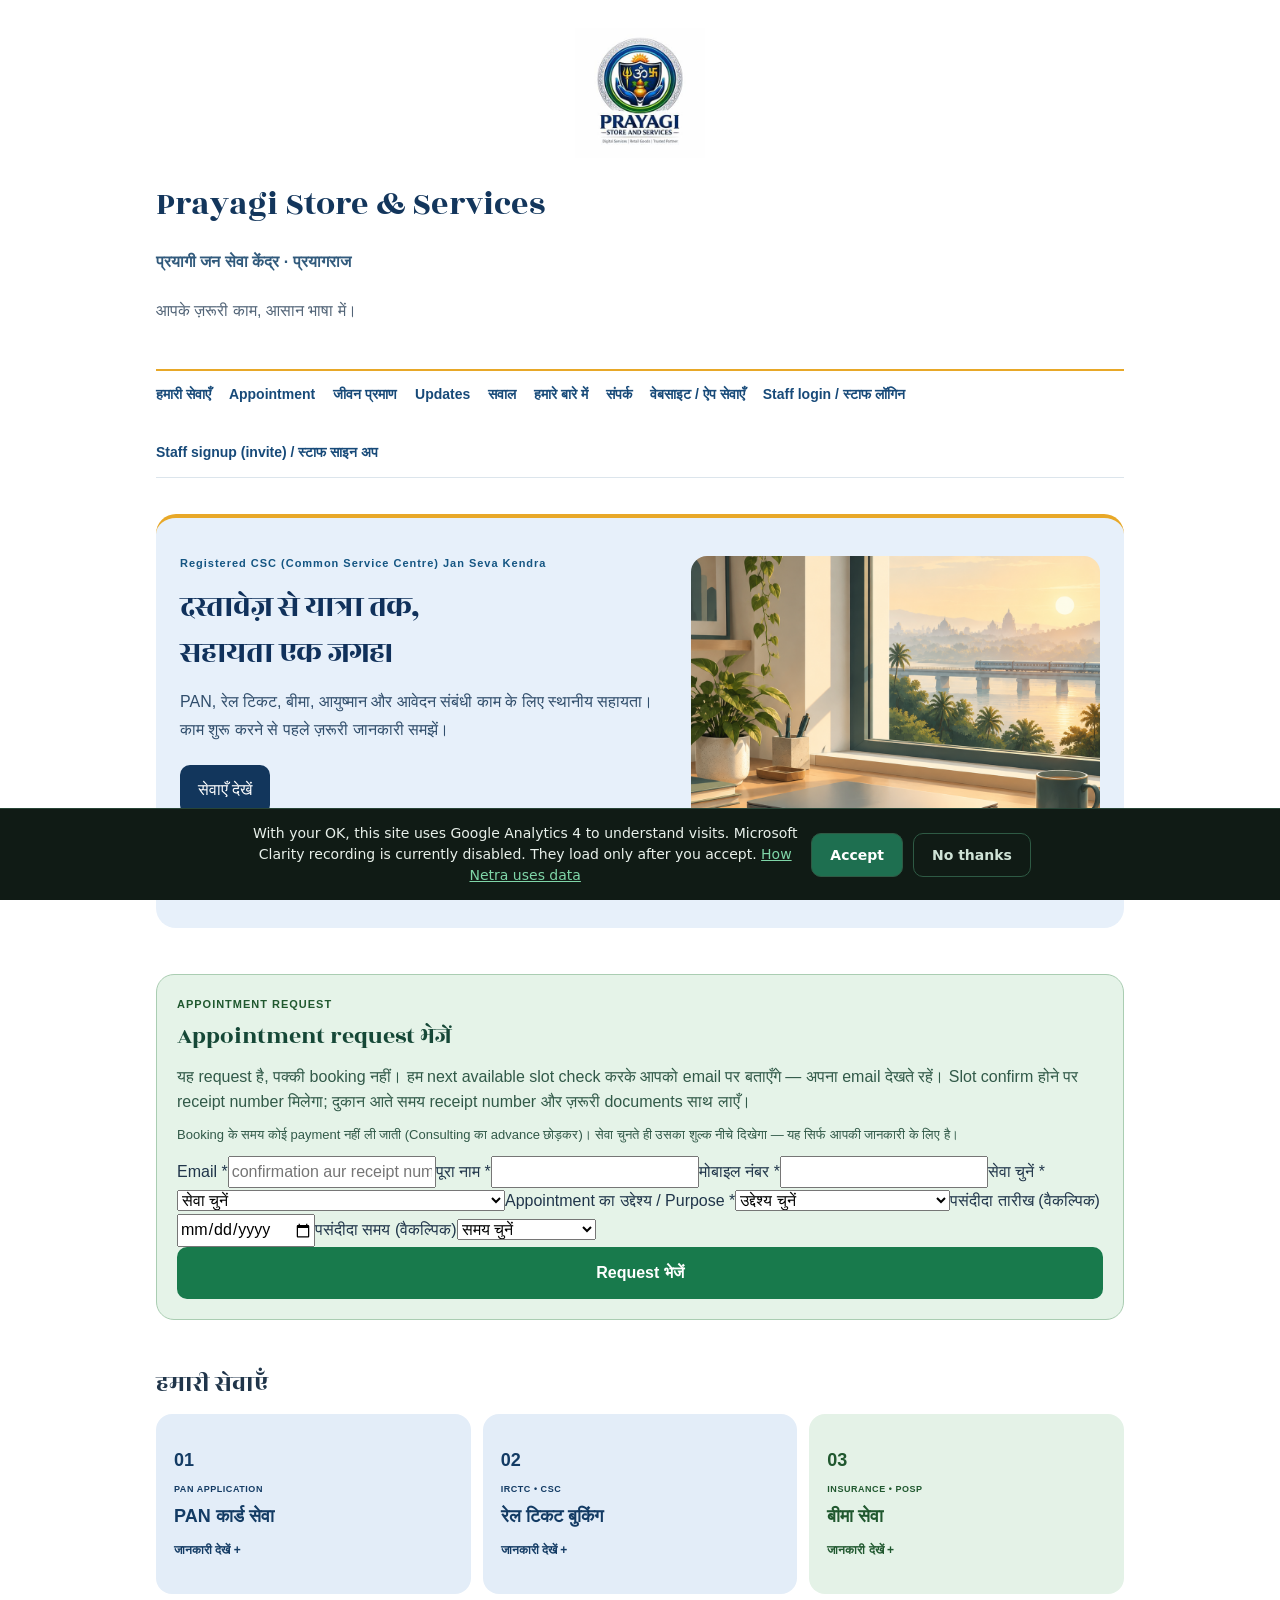
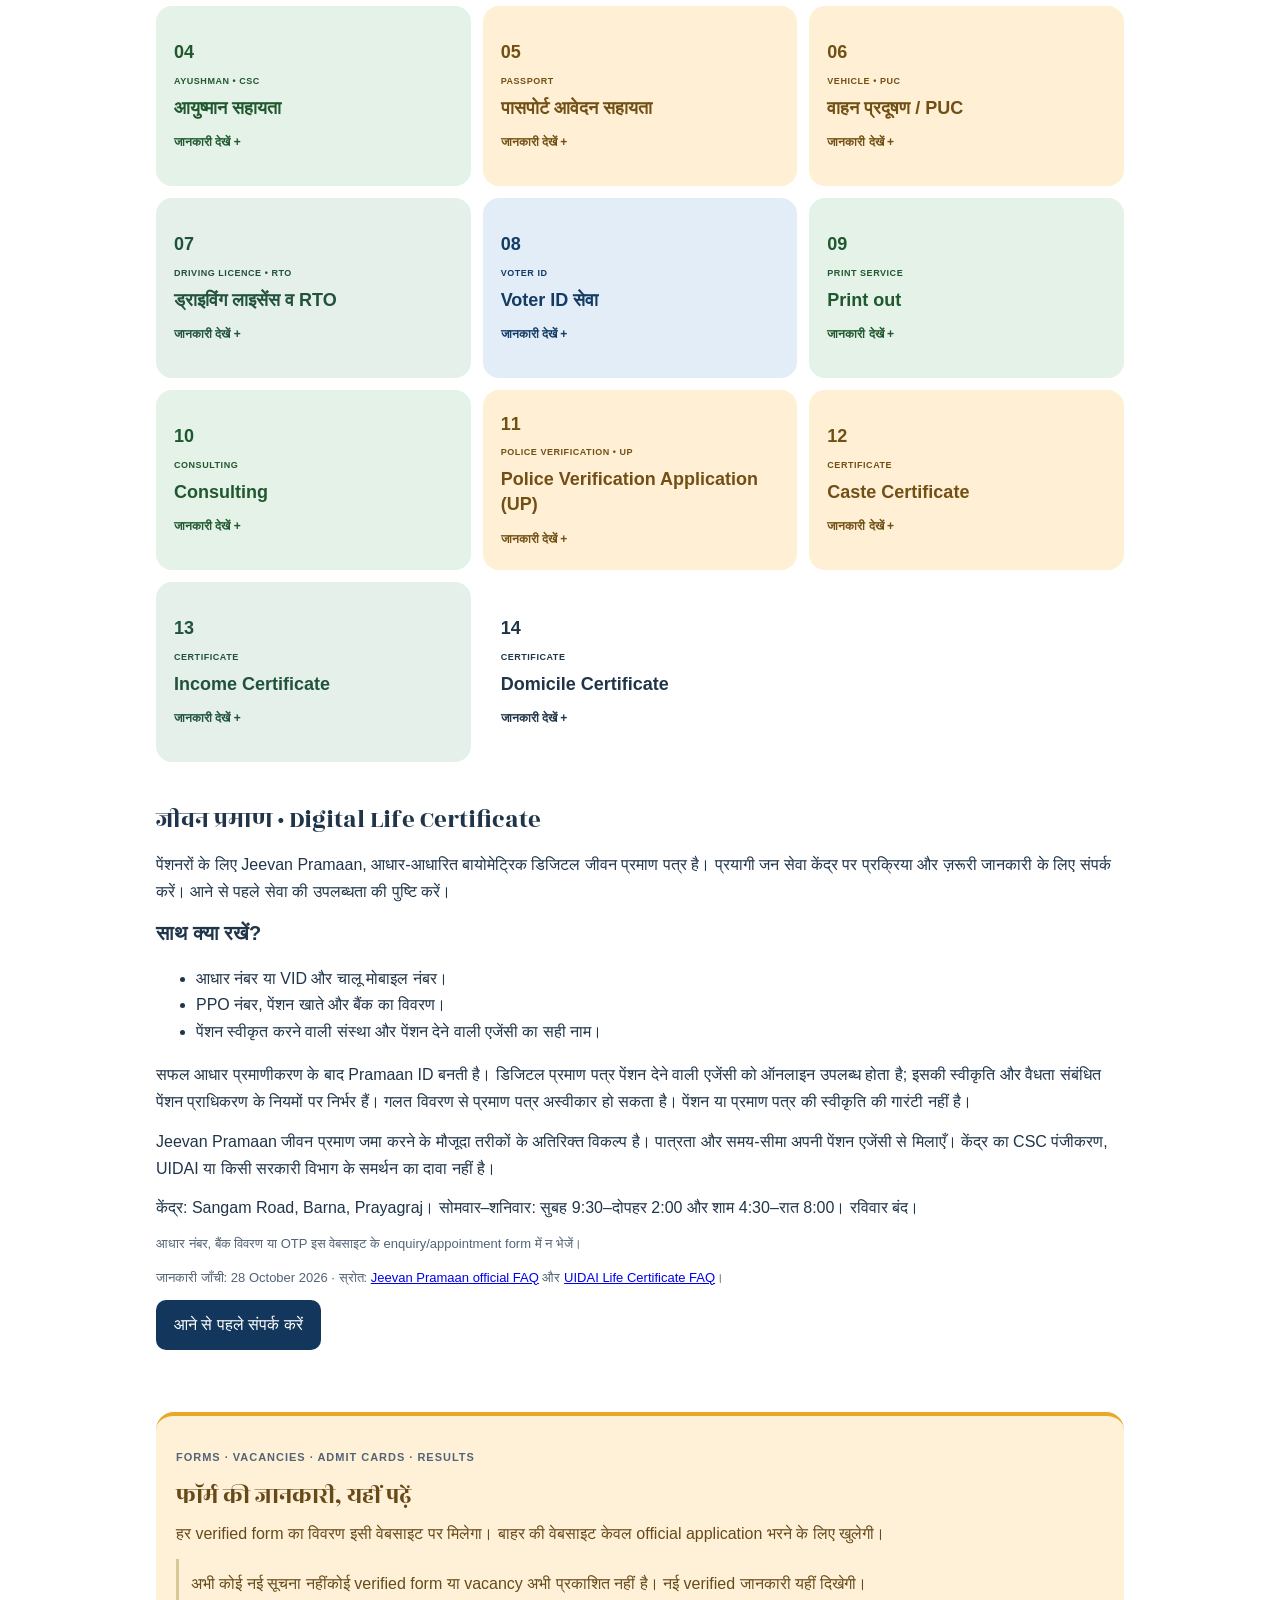
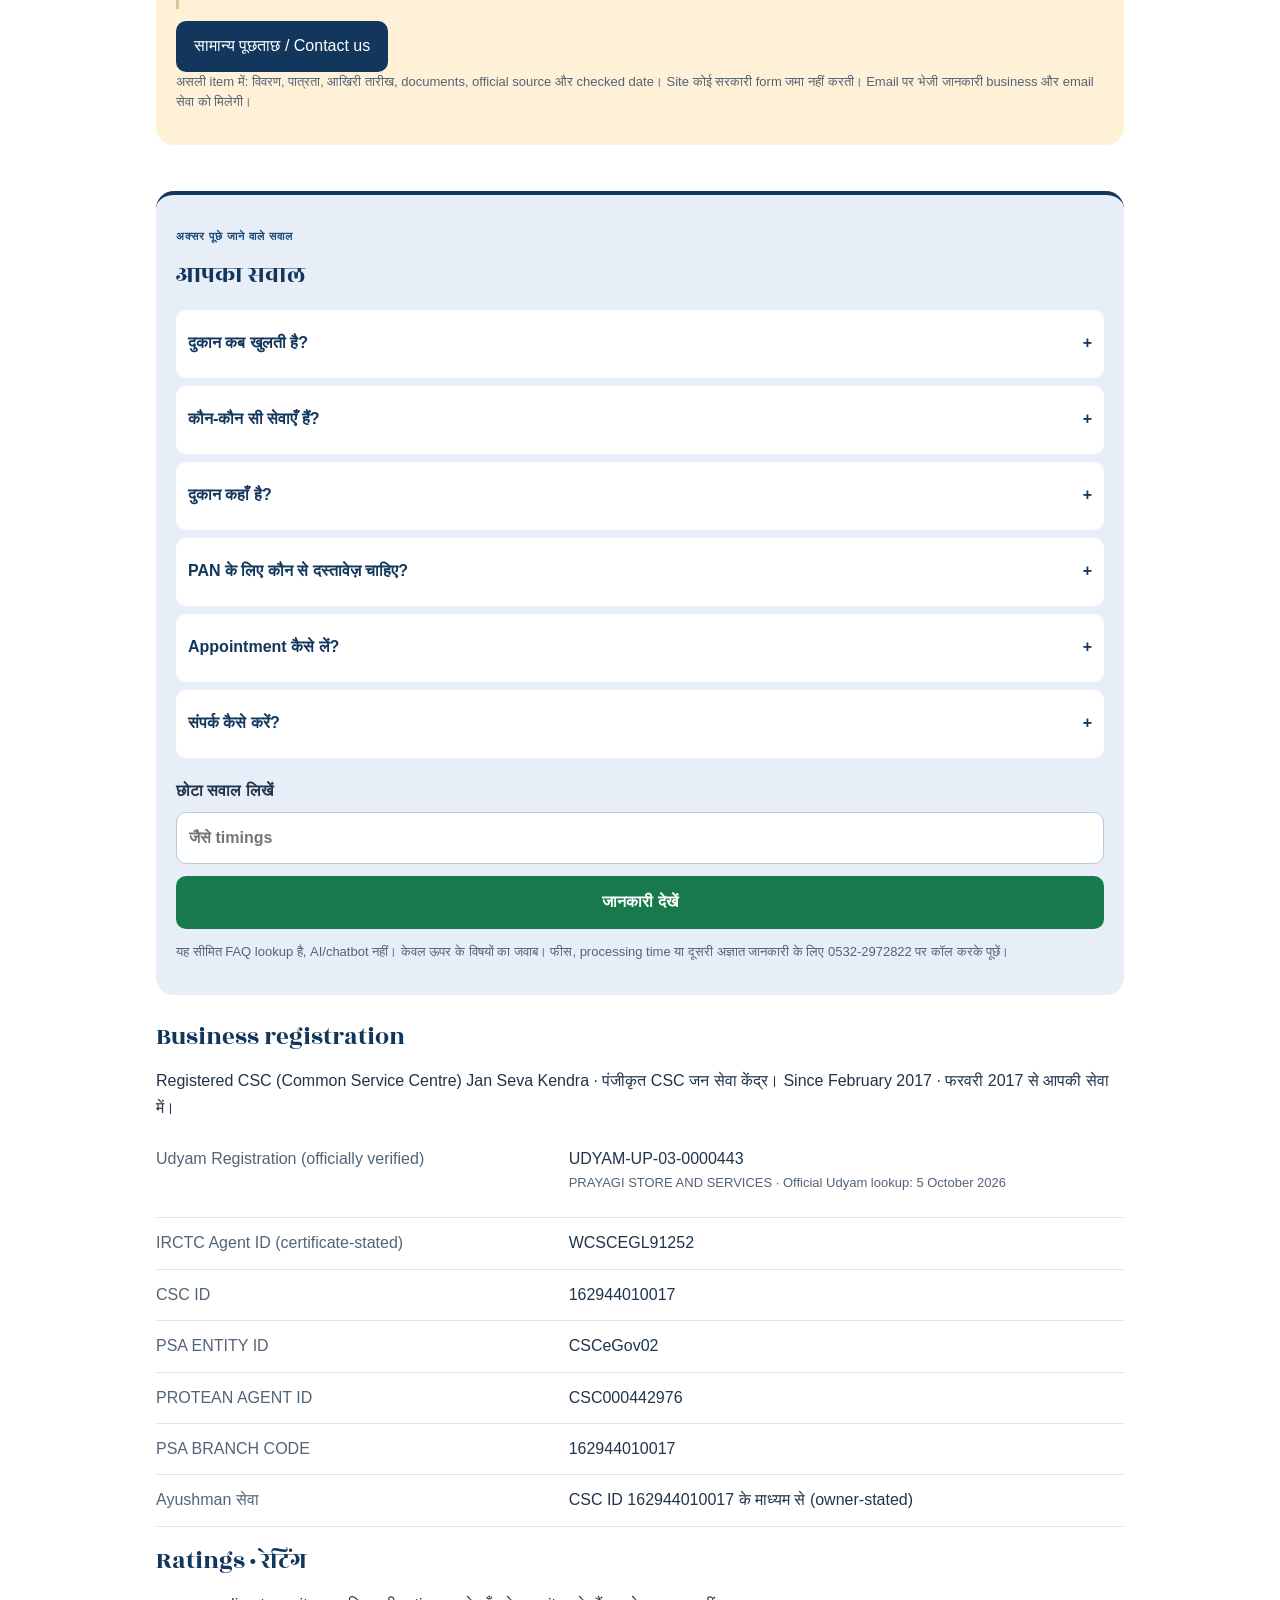
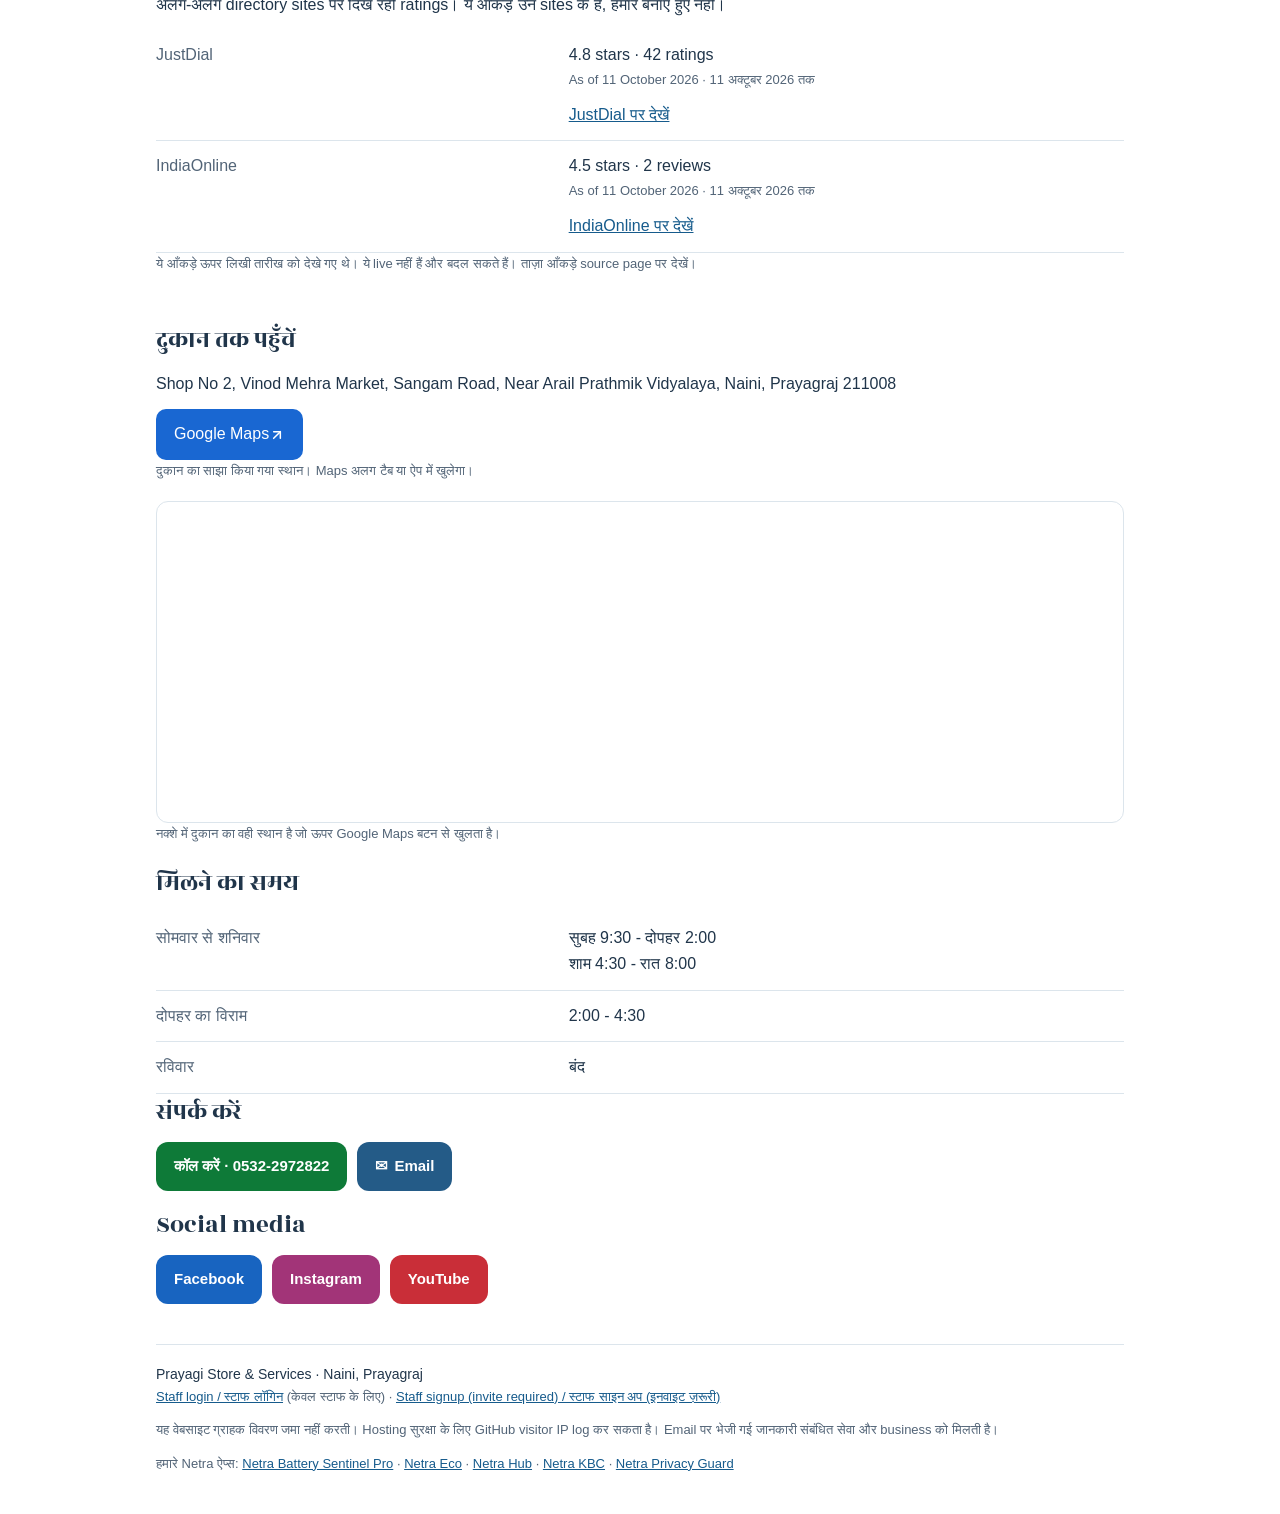
<file: index.html>
<!DOCTYPE html><html lang="hi"><head><meta charset="utf-8"><meta http-equiv="Content-Security-Policy" content="default-src 'none'; base-uri 'none'; object-src 'none'; script-src 'self' https://www.googletagmanager.com https://www.clarity.ms https://scripts.clarity.ms 'sha256-Z0PyWBclR7O3j2+JYPIzqeXfXd6518qi39j5v4Tx25A=' 'sha256-YQt3/llrWUERXRYRYka+cNlNDUpbzXOJsg461jwoRqw='; style-src 'self' 'unsafe-inline'; img-src 'self' data: https:; font-src 'self'; media-src 'self'; connect-src 'self' https://script.google.com https://script.googleusercontent.com https://*.google-analytics.com https://clarity.ms https://*.clarity.ms; frame-src https://docs.google.com https://www.google.com https://maps.google.com; form-action https://docs.google.com; upgrade-insecure-requests"><meta name="referrer" content="strict-origin-when-cross-origin"><meta name="viewport" content="width=device-width, initial-scale=1"><title>Prayagi Store &amp; Services | प्रयागी जन सेवा केंद्र</title><meta name="description" content="Naini, Prayagraj में PAN, रेल टिकट, बीमा और डिजिटल सेवाओं की सहायता।"><meta name="theme-color" content="#12365c"><meta name='google-site-verification' content='6j0rgipkCEy4Jbs9om1lA-62OjVJSrMNdxbhM_F-uvM' /><meta property="og:title" content="Prayagi Store &amp; Services | प्रयागी जन सेवा केंद्र"><meta property="og:description" content="Naini, Prayagraj में PAN, रेल टिकट, बीमा और डिजिटल सेवाओं की सहायता।"><meta property="og:type" content="website"><meta property="og:url" content="https://prayagi-store-and-services.github.io/"><meta property="og:image" content="https://prayagi-store-and-services.github.io/assets/logo.jpg"><meta property="og:locale" content="hi_IN"><link rel="icon" href="assets/favicon.png"><style>:root{--ds-page:#fff;--ds-ink:#20354a;--ds-ink-2:#526477;--ds-hairline:#dce5ec;--ds-teal:#187a4c}*{box-sizing:border-box}body{margin:0;background:#edf2f8;font-family:Arial,"Noto Sans Devanagari",sans-serif;color:#20354a;line-height:1.65}main{width:min(1040px,100%);margin:auto;padding:28px 36px;background:white;display:flex;flex-direction:column;gap:24px}h1,h2,h3,p{margin:0 0 12px}h1{font-size:34px;line-height:1.3;color:#12365c}h2{font-size:25px;line-height:1.45}h3{font-size:20px}p{line-height:1.7}.file-header{display:flex;flex-direction:column;gap:8px}.file-fact{font-weight:600;color:#315a7c}.file-intro{color:#526477}.file-group{margin:0 0 16px}.file-caption{font-size:13px;color:#526477;line-height:1.65}.file-facts{display:grid;margin:0}.file-facts>div{display:grid;grid-template-columns:1fr 1.4fr;gap:16px;border-bottom:1px solid #dce5ec;padding:12px 0}dt{color:#526477}dd{margin:0;white-space:pre-line;overflow-wrap:anywhere}.file-closing{border-top:1px solid #dce5ec;padding-top:18px;font-size:14px}.file-callout{border-left:3px solid #d8c797;padding:12px;margin:12px 0}.file-callout-title{font-weight:700}.file-button{display:inline-flex;align-items:center;justify-content:center;padding:12px 18px;background:#12365c;color:white;text-decoration:none;border:0;font:inherit;cursor:pointer}.file-link{color:#165b8c;text-decoration:underline}summary{list-style:none}summary::-webkit-details-marker{display:none}summary:after{content:'+';margin-left:auto;padding-left:10px}details[open]>summary:after{content:'−'}[hidden]{display:none!important}input,select,textarea,button{font:inherit}button:focus-visible,summary:focus-visible,a:focus-visible,input:focus-visible,textarea:focus-visible,select:focus-visible{outline:3px solid #e8a828;outline-offset:3px}a{overflow-wrap:anywhere}#booking,#services,#updates,#faq,#documents,#visit{scroll-margin-top:16px}@media(max-width:700px){main{padding:18px 20px;gap:18px}h1{font-size:27px}h2{font-size:23px}.file-facts>div{grid-template-columns:1fr 1.1fr;gap:10px;font-size:14px}}
html,body,#root{margin:0;min-height:100%}body{background:var(--ds-page)}
.draft-label{color:var(--ds-ink-2);font-size:11px;letter-spacing:.08em;margin-bottom:20px;font-weight:600}
.section-nav{display:flex;gap:24px;flex-wrap:wrap;border-top:1px solid var(--ds-hairline);border-bottom:1px solid var(--ds-hairline);margin-top:20px}
.section-nav a{display:flex;align-items:center;min-height:48px;color:var(--ds-ink);text-decoration:none;font-size:14px;font-weight:600}
.section-nav a:hover{text-decoration:underline}a:focus-visible,button:focus-visible{outline:2px solid var(--ds-teal);outline-offset:4px}
.hero{display:grid;grid-template-columns:1.2fr 1fr;gap:38px;align-items:center;padding:32px 0 12px}
.eyebrow{display:block;font-size:11px;letter-spacing:.09em;font-weight:600;color:var(--ds-ink-2);margin:12px 0}
.hero-copy h2{font-size:32px;line-height:1.45;letter-spacing:-.025em;margin:12px 0;color:var(--ds-ink)}
.hero-copy p{color:var(--ds-ink-2);font-size:16px;line-height:1.7;margin-bottom:22px}
.hero-copy .file-button{margin-bottom:12px}.hero-art img{width:100%;border-radius:16px;display:block;max-height:390px;object-fit:cover}.hero-art{min-width:0}
.services-grid{display:grid;grid-template-columns:repeat(3,1fr);gap:24px}.service{padding:8px 0 16px;border-top:2px solid var(--ds-hairline);min-width:0}.service-number{font-size:28px;color:var(--ds-teal);font-weight:600}.service h3{font-size:20px;margin:8px 0;font-weight:600;line-height:1.4}.service p{font-size:15px;line-height:1.7;color:var(--ds-ink-2)}.pan-list{margin-top:16px}#services,#documents,#about,#visit{scroll-margin-top:24px}#visit .file-facts{white-space:pre-line}
@media(max-width:700px){.hero{grid-template-columns:1fr;gap:20px;padding-top:24px}.hero-copy h2{font-size:27px}.hero-art img{height:230px;object-position:50% 50%}.services-grid{grid-template-columns:1fr;gap:12px}.service{padding:14px 0}.service-number{float:right;font-size:24px}.section-nav{gap:18px}.section-nav a{font-size:13px}.hero-art{margin-bottom:0}}

.social-links{display:flex;flex-wrap:wrap;gap:16px}.social-links a{min-height:44px;display:inline-flex;align-items:center}
.file-button{min-height:44px}
/* The owner's colourful business-site identity. */
.draft-label{margin-bottom:12px;color:#355879}.section-nav{margin-top:14px;gap:18px}.section-nav a{color:#174a79}.hero{background:#e9f4ff;border-radius:20px;padding:24px;margin-top:20px;gap:20px}.hero-copy h2{color:#103766}.hero-copy p{color:#304d6b}.hero-copy .eyebrow{color:#145582}.hero-art img{max-height:300px}.hero-art p{color:#304d6b}.booking-panel{padding:20px;border-radius:18px;background:#e1f5ed;border:1px solid #b4dfce;margin:22px 0}.booking-panel h2{margin:6px 0;font-size:24px;color:#164837}.booking-panel p{line-height:1.6;margin:10px 0;color:#315948}.booking-status{display:inline-block;background:#fff;color:#615943;border-radius:10px;padding:10px 12px;font-weight:600;font-size:13px;margin-bottom:10px}.booking-panel .eyebrow{color:#225b43;margin:0}.services-grid{grid-template-columns:repeat(3,1fr);gap:12px}.service{border:0;border-radius:16px;padding:0;overflow:hidden}.service-toggle{display:block;width:100%;background:none;border:0;padding:18px;text-align:left;color:inherit;cursor:pointer;font:inherit;min-height:148px}.service-toggle .service-h3{display:block;font-size:18px;font-weight:700;margin:7px 0;line-height:1.4}.service-toggle .eyebrow{font-size:9px;margin:6px 0;letter-spacing:.06em;color:inherit}.service-number{float:right;font-size:23px;color:inherit}.service-more{font-size:12px;font-weight:600}.service-detail{padding:0 18px 16px}.service-detail p{font-size:14px;margin:0 0 8px;color:inherit}.service-detail p:last-child{color:inherit}.tone-01{background:#e4edff;color:#174886}.tone-02{background:#deeffe;color:#165878}.tone-03{background:#e2f3e8;color:#246543}.tone-04{background:#fde6ee;color:#903a5c}.tone-05{background:#ede6ff;color:#664691}.tone-06{background:#fff0d8;color:#865321}.tone-07{background:#def4f2;color:#256968}.colourful-links{gap:10px}.colourful-links a{padding:12px 18px;border-radius:12px;text-decoration:none;color:white!important;font-size:15px;font-weight:600;min-height:48px;box-sizing:border-box}.colourful-links a[href^="tel:"]{background:#0e7a38}.colourful-links a[href^="mailto"]{background:#245b87}.colourful-links a[href*="facebook"]{background:#1864c0}.colourful-links a[href*="instagram"]{background:#a23478}.colourful-links a[href*="youtube"]{background:#c92e38}#visit a[href*="google.com/maps"]{background:#1967d2!important;color:white!important;min-height:48px;border:0}.file-button{border-radius:10px;min-height:48px}#visit{padding-top:8px}#visit section{margin-bottom:16px}
@media(max-width:700px){.hero{padding:18px;grid-template-columns:1fr;gap:12px}.hero-copy h2{font-size:26px;margin:6px 0}.hero-copy p{font-size:15px;margin:8px 0 14px}.hero-art img{height:170px}.hero-art{display:none}.services-grid{grid-template-columns:repeat(2,minmax(0,1fr));gap:10px}.service-toggle{padding:13px;min-height:154px}.service-toggle .service-h3{font-size:17px}.service-number{font-size:19px}.service-detail{padding:0 13px 14px}.service-detail p{font-size:13px}.section-nav{gap:14px}.section-nav a{font-size:12px}.booking-panel{margin:16px 0;padding:18px}.colourful-links a{width:100%;justify-content:center}.draft-label{font-size:10px}}
@media(prefers-reduced-motion:reduce){*{scroll-behavior:auto!important}}
.enquiry-panel{margin-top:18px;background:white;border-radius:14px;padding:16px}.enquiry-panel h3{margin:0;font-size:20px}.enquiry-panel form{display:grid;gap:14px}.enquiry-panel label{display:grid;gap:6px;font-size:14px;font-weight:600}.enquiry-panel input,.enquiry-panel select,.enquiry-panel textarea{box-sizing:border-box;width:100%;min-width:0;border:1px solid #bad4c8;border-radius:9px;padding:12px;font:inherit;font-size:16px;background:#fff;color:#203f32;min-height:48px}.prepare-button,.phone-open{display:flex;justify-content:center;align-items:center;border:0;border-radius:10px;background:#187a4c;color:#fff;padding:13px 16px;min-height:48px;font:inherit;font-weight:600;text-decoration:none;box-sizing:border-box;cursor:pointer}.request-preview{margin-top:16px;border-top:1px solid #b4dfce;padding-top:8px}.request-preview pre{white-space:pre-wrap;overflow-wrap:anywhere;font-family:inherit;font-size:13px;line-height:1.6;background:#eef7f2;padding:12px;border-radius:8px}.request-preview .phone-open{margin-top:10px}.updates-panel{background:#fff3d9;border-radius:18px;padding:20px;margin:22px 0;color:#674a19}.updates-panel h2{font-size:24px;margin:8px 0}.updates-panel p{line-height:1.6}.status-key{display:flex;gap:8px;flex-wrap:wrap;margin:14px 0}.status-key span{padding:8px;border-radius:8px;font-size:12px;font-weight:600;background:#e1f5e6;color:#216141}.status-key span:nth-child(2){background:#ffe2ba;color:#854a0b}.status-key span:nth-child(3){background:#e6e6eb;color:#53536b}.service-number{float:none;display:block;font-size:18px;margin-bottom:6px}.service-toggle .eyebrow{overflow-wrap:anywhere}.hero{margin-top:12px}.section-nav{margin-top:8px}
.brand-logo{display:flex;justify-content:center;margin-bottom:10px}.brand-logo img{width:150px;height:150px;object-fit:contain}.hero{background:#e7f0fa;border-top:4px solid #e8a828}.hero-copy h2{color:#10315b}.booking-panel{background:#e5f3e8;border-color:#aacdb2}.updates-panel{background:#fff1d8;border-top:4px solid #e8a828}.tone-01,.tone-02{background:#e3edf8;color:#133b64}.tone-03,.tone-04{background:#e4f2e7;color:#20582f}.tone-05,.tone-06{background:#fff0d5;color:#725015}.tone-07{background:#e5f0eb;color:#20523c}.hero .file-button{background:#12365c;color:white;border:0}.section-nav{border-top:2px solid #e8a828}.booking-panel .eyebrow{color:#20582f}@media(max-width:700px){.brand-logo{justify-content:flex-start}.brand-logo img{width:110px;height:110px}.hero{margin-top:12px}}
.file-card{gap:22px!important}.file-header{gap:10px}.file-header h1{color:#13365c}.draft-label{margin-bottom:0}.brand-logo{margin:0}.request-disclosure summary{min-height:48px;display:flex;align-items:center;padding:4px 12px;background:#186b3c;color:#fff;border-radius:10px;font-weight:600;cursor:pointer}.request-disclosure{margin-top:12px}.request-disclosure[open] summary{background:#134e2d}#visit .file-caption{margin-bottom:20px}
@media(max-width:700px){.file-card{gap:18px!important}.file-header h1{font-size:27px}.section-nav{gap:8px 16px;margin:0}.section-nav a{min-height:44px}.hero{margin-top:0}.brand-logo{justify-content:center}.brand-logo img{width:115px;height:115px}.booking-panel{margin:0}.file-header{gap:8px}}
.faq-panel{padding:20px;background:#e8eef7;border-radius:18px;border-top:4px solid #12365c}.faq-panel h2{color:#12365c;margin:8px 0 16px}.faq-panel details{padding:12px;background:#fff;margin:8px 0;border-radius:10px}.faq-panel summary{min-height:44px;cursor:pointer;display:flex;align-items:center;font-weight:600;color:#12365c}.faq-panel p{line-height:1.7}.faq-panel form{display:grid;gap:12px;margin:20px 0 12px}.faq-panel label{display:grid;gap:8px;font-weight:600}.faq-panel input{box-sizing:border-box;width:100%;min-width:0;border:1px solid #b7c9dc;border-radius:10px;font:inherit;font-size:16px;min-height:48px;padding:12px}.faq-answer{padding:12px;background:white;border-radius:10px}.faq-panel .eyebrow{color:#174a79}.request-disclosure summary:after{content:' +';margin-left:auto;padding-left:8px}.request-disclosure[open] summary:after{content:' −'}
.file-card a.phone-open{color:white!important}.colourful-links a[href^="mailto"]{gap:6px}
main a.phone-open{color:white!important}.hero-copy .file-button{color:white}.faq-panel summary{justify-content:space-between}.request-disclosure summary:after{content:'+'}.request-disclosure[open] summary:after{content:'−'}.brand-logo img{width:130px;height:130px}.hero-art{max-width:100%}.file-header h1{font-family:Arial,sans-serif;font-weight:700}.services-grid .service-toggle{min-height:180px}#about h2{color:#12365c}.request-preview pre{font-size:14px}.section-nav{gap:10px 18px}#visit .file-button{color:white}.file-callout strong{display:block}form button{width:100%}.enquiry-panel input,.enquiry-panel textarea,.enquiry-panel select{border:1px solid #aacbb7}body .file-card{gap:24px!important}@media(max-width:700px){.services-grid .service-toggle{min-height:160px}.brand-logo img{width:110px;height:110px}body .file-card{gap:18px!important}}

.notice-template{margin:20px 0;background:#fff;border-radius:14px;padding:18px}.notice-template summary{font-weight:700;cursor:pointer;min-height:44px}.notice-content{padding-top:16px}.notice-actions{display:grid;gap:12px;margin:20px 0}.notice-actions button:disabled{background:#dae3e7;color:#536273;cursor:not-allowed}
.updates-panel a.file-button{color:#fff!important}.notice-template summary{color:#684600}.notice-template{border:1px solid #ead7b7}.notice-content .file-facts dd{overflow-wrap:anywhere}

.service-detail h4{margin:20px 0 10px;font-size:17px}.service-detail ul{padding-left:20px;line-height:1.7}.service-detail li{margin:9px 0}.document-match{margin-top:20px;padding:14px;background:#fff;border-left:3px solid #b58427;border-radius:6px}.document-match p{margin-bottom:8px}.insurance-choice{display:block;font-weight:700}.insurance-choice select{display:block;width:100%;min-height:48px;margin:10px 0;padding:10px;border:1px solid #98b6c4;border-radius:8px;background:#fff;color:#17395b}
.service:has(.service-toggle[aria-expanded="true"]){grid-column:1/-1}.service-detail{max-width:100%}.service-detail a{overflow-wrap:anywhere}

.certificate-gallery{margin:40px 0;padding:22px;background:#edf4fa;border-radius:18px;border-top:4px solid #17395b}.certificate-gallery article{background:#fff;padding:18px;border-radius:12px}.certificate-gallery summary{min-height:44px;font-weight:700;cursor:pointer;padding:12px 0}.certificate-image{display:block;width:100%;height:auto;margin:18px 0}.certificate-gallery p{line-height:1.65}

.drive-panel{background:#fff6e8;border-top:4px solid #e8a828;border-radius:18px;padding:20px;margin:22px 0;color:#5c4310}
.drive-panel h2{color:#7a4b06;margin:8px 0;font-size:26px}
.drive-panel h3{color:#7a4b06;margin:16px 0 8px;font-size:19px}
.drive-panel p{line-height:1.7}
.drive-panel .eyebrow{color:#8a5a12;margin:0}
.drive-docs{background:#fff;border-radius:12px;padding:6px 18px;margin:14px 0}
.drive-docs ul{margin:8px 0;padding-left:22px;line-height:1.7}
.drive-docs li{margin:8px 0}
.drive-video{width:100%;max-width:340px;border-radius:12px;display:block;margin:16px 0;background:#12365c}
.drive-panel form{display:grid;gap:12px;margin:14px 0}
.drive-panel label{display:grid;gap:6px;font-size:14px;font-weight:600}
.drive-panel input{box-sizing:border-box;width:100%;min-width:0;border:1px solid #d8c79a;border-radius:9px;padding:12px;font:inherit;font-size:16px;min-height:48px;background:#fff;color:#20354a}
.drive-panel .request-preview{margin-top:14px;border-top:1px solid #e8d5ac;padding-top:10px}
.drive-panel .request-preview pre{white-space:pre-wrap;overflow-wrap:anywhere;font-family:inherit;font-size:13px;line-height:1.6;background:#fff;padding:12px;border-radius:8px}
.drive-panel .request-preview .phone-open{display:flex;justify-content:center;align-items:center;border:0;border-radius:10px;background:#0e7a38;color:#fff;padding:13px 16px;min-height:48px;font:inherit;font-weight:600;text-decoration:none;box-sizing:border-box;margin:10px 0}
.drive-panel .file-button{background:#0e7a38;color:#fff;border-radius:10px}
@media(max-width:700px){.drive-panel{margin:16px 0;padding:18px}.drive-video{max-width:100%}}
.avail-grid{display:grid;grid-template-columns:repeat(auto-fill,minmax(130px,1fr));gap:10px;margin:12px 0}.avail-day{border:1px solid var(--ds-hairline);border-radius:10px;padding:10px;display:flex;flex-direction:column;gap:4px;font-size:13px}.avail-day.is-closed{background:#f3dede}.avail-day.has-booked{background:#fff1d6}.avail-day span{color:var(--ds-ink-2)}@font-face{font-family:'Rozha One';font-style:normal;font-weight:400;font-display:swap;src:url(assets/fonts/rozha-one-devanagari.woff2) format('woff2');unicode-range:U+0900-097F,U+1CD0-1CF4,U+1CF7-1CF9,U+200C-200D,U+20A8,U+20B9,U+20F0,U+25CC,U+A830-A839,U+A8E0-A8FF,U+11B00-11B0A}
@font-face{font-family:'Rozha One';font-style:normal;font-weight:400;font-display:swap;src:url(assets/fonts/rozha-one-latin.woff2) format('woff2');unicode-range:U+0000-00FF,U+2000-206F,U+20AC}
h1,h2,.file-header h1,.hero-copy h2{font-family:'Rozha One',Arial,'Noto Sans Devanagari',serif;font-weight:400}
</style><style>.consulting-box{border:1px solid var(--ds-hairline);border-radius:12px;padding:16px;margin:12px 0;background:#f7f9fb}.upi-qr{display:block;width:180px;height:auto;margin:8px 0;border-radius:8px}.upi-id{font-size:1.05rem}</style></head><body><main class="file-card" data-width="fluid"><div class="brand-logo"><img alt="Prayagi Store and Services business logo" src="assets/logo.jpg"></div><header class="file-header"><h1 class="file-title">Prayagi Store &amp; Services</h1><p class="file-fact">प्रयागी जन सेवा केंद्र · प्रयागराज</p><p class="file-intro">आपके ज़रूरी काम, आसान भाषा में।</p></header><nav aria-label="Website sections" class="section-nav"><a href="#services">हमारी सेवाएँ</a><a href="#booking">Appointment</a><a href="#jeevan-pramaan">जीवन प्रमाण</a><a href="#updates">Updates</a><a href="#faq">सवाल</a><a href="#about">हमारे बारे में</a><a href="#visit">संपर्क</a><a href="/portfolio.html">वेबसाइट / ऐप सेवाएँ</a><a href="/staff/">Staff login / स्टाफ लॉगिन</a><a href="/staff/#first-time">Staff signup (invite) / स्टाफ साइन अप</a></nav><section class="hero"><div class="hero-copy"><span class="eyebrow">Registered CSC (Common Service Centre) Jan Seva Kendra</span><h2>दस्तावेज़ से यात्रा तक,<br>सहायता एक जगह।</h2><p>PAN, रेल टिकट, बीमा, आयुष्मान और आवेदन संबंधी काम के लिए स्थानीय सहायता। काम शुरू करने से पहले ज़रूरी जानकारी समझें।</p><a class="file-button is-compact" href="#services">सेवाएँ देखें</a><p class="file-caption">Appointment request इसी वेबसाइट से भेजी जा सकती है; पुष्टि email पर मिलती है।</p></div><div class="hero-art"><img alt="डिजिटल सेवा केंद्र के विचार को दर्शाता एक चित्र: डेस्क, लैपटॉप और खिड़की के बाहर ट्रेन" src="assets/editorial.png"><p class="file-caption">डिजिटल सेवा का सांकेतिक चित्र, दुकान की वास्तविक फोटो नहीं।</p></div></section><section class="booking-panel" id="availability" hidden><span class="eyebrow">AVAILABILITY</span><h2>उपलब्धता / Availability</h2><div id="availability-days" class="avail-grid"></div><p class="file-caption" id="availability-note">Loading...</p></section><section class="booking-panel" id="booking"><span class="eyebrow">APPOINTMENT REQUEST</span><h2>Appointment request भेजें</h2><p>यह request है, पक्की booking नहीं। हम next available slot check करके आपको email पर बताएँगे — अपना email देखते रहें। Slot confirm होने पर receipt number मिलेगा; दुकान आते समय receipt number और ज़रूरी documents साथ लाएँ।</p><p class="file-caption">Booking के समय कोई payment नहीं ली जाती (Consulting का advance छोड़कर)। सेवा चुनते ही उसका शुल्क नीचे दिखेगा — यह सिर्फ आपकी जानकारी के लिए है।</p><form id="booking-form" method="POST" action="https://docs.google.com/forms/d/e/1FAIpQLSeECvSKqN_YEMXNi8wYw5C-ciWBncktalBtYKeX6wr2adMUqQ/formResponse" target="hidden-submit"><label>Email *<input type="email" name="entry.1726033934" autocomplete="email" maxlength="80" required placeholder="confirmation aur receipt number इसी पर आएगा"></label><label>पूरा नाम *<input type="text" name="entry.1730561124" autocomplete="name" maxlength="80" pattern=".*\S.*" required></label><label>मोबाइल नंबर *<input autocomplete="tel" inputmode="tel" maxlength="20" name="entry.1074528770" pattern="(?:[0-9]{10}|\+91[0-9]{10}|91[0-9]{10})" required title="10 अंकों का मोबाइल या +91 के साथ 12 अंक" type="tel"></label><label>सेवा चुनें *<select id="booking-service" name="entry.1912405228" required><option selected value="">सेवा चुनें</option><option value="Voter ID सेवा">Voter ID सेवा — ₹50/application</option><option value="PAN कार्ड सेवा">PAN कार्ड सेवा — ₹150</option><option value="रेल टिकट बुकिंग">रेल टिकट बुकिंग — MRP + ₹20</option><option value="बीमा सेवा">बीमा सेवा — कोई extra charge नहीं</option><option>आयुष्मान सहायता</option><option value="पासपोर्ट आवेदन सहायता">पासपोर्ट आवेदन सहायता — ₹3000</option><option value="वाहन प्रदूषण / PUC">वाहन प्रदूषण / PUC — printed price + ₹10</option><option value="ड्राइविंग लाइसेंस व RTO">ड्राइविंग लाइसेंस व RTO — ₹50-₹200</option><option>अन्य</option><option value="Print out">Print out — ₹10/page, ₹7/sheet F+B</option><option value="Consulting">Consulting — ₹200/30 min (advance ₹50)</option><option value="Police Verification Application (UP)">Police Verification Application (UP) — ₹100</option><option value="Caste Certificate">Caste Certificate — ₹100</option><option value="Income Certificate">Income Certificate — ₹100</option><option value="Domicile Certificate">Domicile Certificate — ₹100</option></select></label><p class="file-caption" hidden id="charge-note"></p><div class="consulting-box" hidden id="consulting-box"><strong>Consulting: advance ₹50 अभी, बाकी दुकान पर</strong><p>Consulting 30 मिनट की होती है, शुल्क ₹200। Request भेजने के बाद advance ₹50 नीचे दिए UPI ID या QR से pay करें; बाकी ₹150 दुकान पर दें। Payment का screenshot prayagijanseva@gmail.com पर email करें — payment verify होने के बाद ही आपका slot confirm होगा।</p><p class="upi-id">UPI ID: <strong>9235939809@okbizaxis</strong> (Prayagi Store And Services)</p><img alt="Google Pay QR — Prayagi Store And Services, UPI ID 9235939809@okbizaxis" class="upi-qr" height="180" src="assets/upi-qr.jpg" width="180"></div><label>Appointment का उद्देश्य / Purpose *<select name="entry.778207140" required><option selected value="">उद्देश्य चुनें</option><option>नया आवेदन / नया काम</option><option>Correction / अपडेट</option><option>Document verification / जाँच</option><option>Consulting / जानकारी</option><option>अन्य</option></select></label><label>पसंदीदा तारीख (वैकल्पिक)<input id="pref-date" type="date"></label><label>पसंदीदा समय (वैकल्पिक)<select name="entry.1681235766"><option selected value="">समय चुनें</option><option>सुबह 9:30-10:30</option><option>सुबह 10:30-11:30</option><option>सुबह 11:30-12:30</option><option>दोपहर 12:30-2:00</option><option>शाम 4:30-5:30</option><option>शाम 5:30-6:30</option><option>शाम 6:30-8:00</option></select></label><input name="fvv" type="hidden" value="1"><input name="pageHistory" type="hidden" value="0"><input name="submissionTimestamp" type="hidden" value="-1"><input name="entry.2123927639_year" type="hidden"><input name="entry.2123927639_month" type="hidden"><input name="entry.2123927639_day" type="hidden"><button class="prepare-button" type="submit">Request भेजें</button></form><div class="request-preview" hidden id="booking-done"><h3>Request submit करने की कोशिश हो गई</h3><p>आपने request submit करने की कोशिश की है। यह page पुष्टि नहीं कर सकता कि request पहुँची या नहीं। Booking तभी मानी जाएगी जब slot confirm होकर आपको receipt number मिले। email देखते रहें। कुछ समय तक email न मिले तो दोबारा form भरने से पहले दुकान पर संपर्क करें, ताकि दो बार booking न बने। Confirm होने पर दुकान आते समय receipt number और ज़रूरी documents साथ लाएँ।</p></div><iframe name="hidden-submit" style="display:none" title="form submission"></iframe></section><div id="services"><section aria-labelledby="grp-visit" class="file-group"><h2 class="file-group-heading" id="grp-visit">हमारी सेवाएँ</h2><div class="services-grid"><article class="service tone-01"><button type="button" aria-controls="service-01" aria-expanded="false" class="service-toggle" data-service="01"><span class="service-number">01</span><span class="eyebrow">PAN APPLICATION</span><span class="service-h3">PAN कार्ड सेवा</span><span class="service-more">जानकारी देखें +</span></button><div class="service-detail" hidden id="service-01"><p>PAN आवेदन, दस्तावेज़ों की जानकारी और आवेदन में सहायता।</p><p class="file-caption"><strong>शुल्क: ₹150 (PAN apply)।</strong></p><p class="file-caption">पहचान, पता और जन्म तारीख का प्रमाण साथ रखें।</p><h4>दस्तावेज़ तैयार रखें</h4><ul><li>पहचान: आधार, वोटर ID, ड्राइविंग लाइसेंस, पासपोर्ट या फोटो वाला राशन कार्ड।</li><li>पता: आधार, वोटर ID, ड्राइविंग लाइसेंस, पासपोर्ट; या बिजली/पानी/गैस बिल या बैंक स्टेटमेंट (3 महीने से पुराने नहीं); या पते वाली पोस्ट ऑफिस पासबुक।</li><li>जन्म तारीख: जन्म तारीख वाला वोटर ID, ड्राइविंग लाइसेंस या पासपोर्ट; 10वीं मार्कशीट/सर्टिफिकेट या जन्म प्रमाण पत्र।</li></ul><p class="file-caption">यह पूरी सूची नहीं। आधार को जन्म तारीख के प्रमाण की सूची में नहीं रखा गया है। 1 अक्टूबर 2023 या बाद जन्मे व्यक्ति के लिए स्रोत जन्म प्रमाण पत्र अनिवार्य बताता है।</p><a href="https://tinpan.proteantech.in/services/pan/documents-form_93-form_94.html" target="_blank" rel="noopener noreferrer">Protean की पूरी सूची देखें</a><div class="document-match"><strong>आने से पहले दस्तावेज़ मिलाएँ</strong><p>नाम, पिता का नाम, जहाँ लागू हो माता का नाम और जन्म तारीख सभी documents में ठीक एक जैसी होनी चाहिए। कोई अंतर हो तो पहले business से पूछें।</p><p class="file-caption">दुकान की तैयारी सलाह। संवेदनशील documents इस website form में न डालें।</p></div></div></article><article class="service tone-02"><button type="button" aria-controls="service-02" aria-expanded="false" class="service-toggle" data-service="02"><span class="service-number">02</span><span class="eyebrow">IRCTC • CSC</span><span class="service-h3">रेल टिकट बुकिंग</span><span class="service-more">जानकारी देखें +</span></button><div class="service-detail" hidden id="service-02"><p>CSC के माध्यम से IRCTC रेल ई-टिकट बुकिंग सेवा।</p><p class="file-caption">दस्तावेज़ सूची: Unavailable — दुकान पर पूछें।</p><p class="file-caption"><strong>शुल्क: ticket के MRP के अलावा ₹20 extra।</strong></p><p class="file-caption">उपलब्धता और लागू बुकिंग नियमों के अनुसार।</p><div class="document-match"><strong>आने से पहले दस्तावेज़ मिलाएँ</strong><p>नाम, पिता का नाम, जहाँ लागू हो माता का नाम और जन्म तारीख सभी documents में ठीक एक जैसी होनी चाहिए। कोई अंतर हो तो पहले business से पूछें।</p><p class="file-caption">दुकान की तैयारी सलाह। संवेदनशील documents इस website form में न डालें।</p></div></div></article><article class="service tone-03"><button type="button" aria-controls="service-03" aria-expanded="false" class="service-toggle" data-service="03"><span class="service-number">03</span><span class="eyebrow">INSURANCE • POSP</span><span class="service-h3">बीमा सेवा</span><span class="service-more">जानकारी देखें +</span></button><div class="service-detail" hidden id="service-03"><p>Turtlemint POSP के माध्यम से जीवन, स्वास्थ्य और वाहन सहित गैर-जीवन बीमा की जानकारी और सहायता।</p><p class="file-caption"><strong>शुल्क: कोई extra charge नहीं।</strong></p><p class="file-caption">पॉलिसी की शर्तें और कवरेज देखकर विकल्प चुनें।</p><h4>वाहन बीमा: किस प्रकार की policy?</h4><label class="insurance-choice">Policy चुनें<select data-insurance-choice><option value="">प्रकार चुनें</option><option value="third">Third-party</option><option value="comprehensive">Comprehensive</option></select></label><div data-insurance-docs hidden><h4>दुकान की तैयारी सूची (owner-stated)</h4><ul><li>वाहन की RC</li><li>वाहन मालिक का आधार कार्ड</li><li>वाहन मालिक का PAN कार्ड</li><li>एक फोटो की आवश्यकता हो सकती है</li><li data-previous-policy hidden>पिछली insurance policy</li></ul><p class="file-caption">ये documents माँगे जा सकते हैं; पक्का नहीं कि हर document माँगा जाएगा। Insurer और policy के अनुसार सूची बदल सकती है। पहले पुष्टि करें।</p></div><div class="document-match"><strong>आने से पहले दस्तावेज़ मिलाएँ</strong><p>नाम, पिता का नाम, जहाँ लागू हो माता का नाम और जन्म तारीख सभी documents में ठीक एक जैसी होनी चाहिए। कोई अंतर हो तो पहले business से पूछें।</p><p class="file-caption">दुकान की तैयारी सलाह। संवेदनशील documents इस website form में न डालें।</p></div></div></article><article class="service tone-04"><button type="button" aria-controls="service-04" aria-expanded="false" class="service-toggle" data-service="04"><span class="service-number">04</span><span class="eyebrow">AYUSHMAN • CSC</span><span class="service-h3">आयुष्मान सहायता</span><span class="service-more">जानकारी देखें +</span></button><div class="service-detail" hidden id="service-04"><p>CSC के माध्यम से आयुष्मान संबंधी सेवा और प्रक्रिया में सहायता।</p><p class="file-caption">दस्तावेज़ सूची: Unavailable — दुकान पर पूछें।</p><p class="file-caption"><strong>शुल्क: दुकान पर पूछें।</strong></p><p class="file-caption">लागू पात्रता और दस्तावेज़ों के अनुसार।</p><h4>Eligibility check के लिए साथ लाएँ</h4><p>दुकान की तैयारी सूची (owner-stated): आधार कार्ड या राशन कार्ड में से कम से कम एक document लाना ज़रूरी है। Eligibility मिलने की गारंटी नहीं; जाँच के बाद बताया जाएगा।</p><div class="document-match"><strong>आने से पहले दस्तावेज़ मिलाएँ</strong><p>नाम, पिता का नाम, जहाँ लागू हो माता का नाम और जन्म तारीख सभी documents में ठीक एक जैसी होनी चाहिए। कोई अंतर हो तो पहले business से पूछें।</p><p class="file-caption">दुकान की तैयारी सलाह। संवेदनशील documents इस website form में न डालें।</p></div></div></article><article class="service tone-05"><button type="button" aria-controls="service-05" aria-expanded="false" class="service-toggle" data-service="05"><span class="service-number">05</span><span class="eyebrow">PASSPORT</span><span class="service-h3">पासपोर्ट आवेदन सहायता</span><span class="service-more">जानकारी देखें +</span></button><div class="service-detail" hidden id="service-05"><p>पासपोर्ट सेवा की सुविधा और आवेदन प्रक्रिया में सहायता उपलब्ध है।</p><p class="file-caption">दस्तावेज़ सूची: Unavailable — दुकान पर पूछें।</p><p class="file-caption"><strong>शुल्क: ₹3000। शुल्क में क्या शामिल है और आपके आवेदन की category के लिए लागू राशि, आवेदन से पहले दुकान से पुष्टि करें।</strong></p><p class="file-caption">सरकारी प्रक्रिया और आवश्यक दस्तावेज़ लागू होंगे।</p><h4>दुकान की तैयारी सूची (owner-stated)</h4><p>दुकान ने नीचे की तैयारी सूची दी है। इसे सरकारी अनिवार्य सूची न मानें। आवेदन से पहले अपनी category के लिए Passport Seva Document Advisor और दुकान से पुष्टि करें।</p><ul><li>दुकान की सलाह: आने से पहले नया e-Aadhaar download करें, 15 दिन से पुराना न हो। बाद में update हुए आधार की पुरानी copy से आवेदन में mismatch हो सकता है। यह दुकान की तैयारी सलाह है, सरकारी 15-day rule नहीं।</li><li>एक फोटो। PSK/POPSK में photo की आवश्यकता नहीं बताई गई है; दुकान की सहायता के लिए पहले पूछें।</li><li>Non-ECR के लिए High School या उससे ऊपर की marksheet/pass certificate, यदि शिक्षा के आधार पर category चुन रहे हों। अन्य Non-ECR categories भी हैं।</li><li>ECR में apply करने पर दुकान की सूची में marksheet नहीं माँगी गई है; अपने case की पुष्टि करें।</li><li>Voter ID: optional।</li><li>PAN: दुकान ने साथ लाना ज़रूरी बताया है, लेकिन Passport Seva booklet में PAN "if available" है।</li><li>एक family member की details। Form में माँगी गई family details अलग से जाँचें।</li><li>एक emergency contact: दुकान ने non-blood relation बताया है। सरकारी booklet में ऐसा restriction नहीं मिला; पहले पुष्टि करें।</li></ul><p class="file-caption">Official guidance: address, जन्म तारीख और लागू Non-ECR proof case के अनुसार चाहिए। Matriculation केवल एक Non-ECR eligibility route है, सबके लिए नहीं।</p><a href="https://passportindia.gov.in/AppOnlineProject/docAdvisor/attachmentAdvFreshInp" target="_blank" rel="noopener noreferrer">Passport Seva Document Advisor</a><div class="document-match"><strong>आने से पहले दस्तावेज़ मिलाएँ</strong><p>नाम, पिता का नाम, जहाँ लागू हो माता का नाम और जन्म तारीख सभी documents में ठीक एक जैसी होनी चाहिए। कोई अंतर हो तो पहले business से पूछें।</p><p class="file-caption">दुकान की तैयारी सलाह। संवेदनशील documents इस website form में न डालें।</p></div></div></article><article class="service tone-06"><button type="button" aria-controls="service-06" aria-expanded="false" class="service-toggle" data-service="06"><span class="service-number">06</span><span class="eyebrow">VEHICLE • PUC</span><span class="service-h3">वाहन प्रदूषण / PUC</span><span class="service-more">जानकारी देखें +</span></button><div class="service-detail" hidden id="service-06"><p>वाहन के प्रदूषण प्रमाण पत्र संबंधी सहायता उपलब्ध है।</p><p class="file-caption">दस्तावेज़ सूची: Unavailable — दुकान पर पूछें।</p><p class="file-caption"><strong>शुल्क: printed price के अलावा ₹10 अतिरिक्त।</strong></p><p class="file-caption">वाहन और लागू प्रक्रिया की जानकारी लेकर संपर्क करें।</p><div class="document-match"><strong>आने से पहले दस्तावेज़ मिलाएँ</strong><p>नाम, पिता का नाम, जहाँ लागू हो माता का नाम और जन्म तारीख सभी documents में ठीक एक जैसी होनी चाहिए। कोई अंतर हो तो पहले business से पूछें।</p><p class="file-caption">दुकान की तैयारी सलाह। संवेदनशील documents इस website form में न डालें।</p></div></div></article><article class="service tone-07"><button type="button" aria-controls="service-07" aria-expanded="false" class="service-toggle" data-service="07"><span class="service-number">07</span><span class="eyebrow">DRIVING LICENCE • RTO</span><span class="service-h3">ड्राइविंग लाइसेंस व RTO</span><span class="service-more">जानकारी देखें +</span></button><div class="service-detail" hidden id="service-07"><p>ड्राइविंग लाइसेंस बनवाने और अधिकांश RTO-संबंधी काम में सहायता।</p><p class="file-caption">दस्तावेज़ सूची: Unavailable — दुकान पर पूछें।</p><p class="file-caption"><strong>शुल्क: ₹50 से ₹200 तक (government fees अलग; काम की जटिलता के अनुसार)।</strong></p><p class="file-caption">अपने काम का विवरण बताकर उपलब्ध सुविधा पूछें।</p><div class="document-match"><strong>आने से पहले दस्तावेज़ मिलाएँ</strong><p>नाम, पिता का नाम, जहाँ लागू हो माता का नाम और जन्म तारीख सभी documents में ठीक एक जैसी होनी चाहिए। कोई अंतर हो तो पहले business से पूछें।</p><p class="file-caption">दुकान की तैयारी सलाह। संवेदनशील documents इस website form में न डालें।</p></div></div></article><article class="service tone-01"><button type="button" aria-controls="service-08" aria-expanded="false" class="service-toggle" data-service="08"><span class="service-number">08</span><span class="eyebrow">VOTER ID</span><span class="service-h3">Voter ID सेवा</span><span class="service-more">जानकारी देखें +</span></button><div class="service-detail" hidden id="service-08"><p>Voter ID से जुड़े कामों में सहायता। Voter List से नाम कटने समेत Voter ID संबंधी काम दुकान पर करवाएँ।</p><p class="file-caption"><strong>शुल्क: ₹50 प्रति application।</strong></p><h4>साथ लाएँ</h4><ul><li>Aadhaar Card (अनिवार्य), और</li><li>जन्म तारीख का कोई एक प्रमाण: PAN Card / जन्म प्रमाण पत्र / High School Marksheet</li></ul><p class="file-caption">यह सूची दुकान की Drive सूचना से है। Voter ID के नियम बदल सकते हैं; आने से पहले दुकान से पुष्टि करें।</p><div class="document-match"><strong>आने से पहले दस्तावेज़ मिलाएँ</strong><p>नाम, पिता का नाम, जहाँ लागू हो माता का नाम और जन्म तारीख सभी documents में ठीक एक जैसी होनी चाहिए। कोई अंतर हो तो पहले business से पूछें।</p><p class="file-caption">दुकान की तैयारी सलाह। संवेदनशील documents इस website form में न डालें।</p></div></div></article><article class="service tone-03"><button type="button" aria-controls="service-09" aria-expanded="false" class="service-toggle" data-service="09"><span class="service-number">09</span><span class="eyebrow">PRINT SERVICE</span><span class="service-h3">Print out</span><span class="service-more">जानकारी देखें +</span></button><div class="service-detail" hidden id="service-09"><p>Document, PDF और photo की printing।</p><p class="file-caption"><strong>शुल्क: Black &amp; White ₹10 प्रति पेज; Front+Back ₹7 प्रति शीट (2 sheet = ₹14, 3 = ₹21); एक तरफा ₹10 प्रति पेज।</strong></p><p class="file-caption">Print करवाने के लिए document/PDF/photo दुकान पर लाएँ या email से भेजने की जानकारी 0532-2972822 पर पूछें।</p></div></article><article class="service tone-04"><button type="button" aria-controls="service-10" aria-expanded="false" class="service-toggle" data-service="10"><span class="service-number">10</span><span class="eyebrow">CONSULTING</span><span class="service-h3">Consulting</span><span class="service-more">जानकारी देखें +</span></button><div class="service-detail" hidden id="service-10"><p>काम, दस्तावेज़ या प्रक्रिया पर 30 मिनट की व्यक्तिगत consulting।</p><p class="file-caption"><strong>शुल्क: ₹200 / 30 मिनट — advance ₹50, बाकी ₹150 दुकान पर।</strong></p><p class="file-caption">Advance की payment verify होने पर ही slot confirm होता है।</p></div></article><article class="service tone-05"><button type="button" aria-controls="service-11" aria-expanded="false" class="service-toggle" data-service="11"><span class="service-number">11</span><span class="eyebrow">POLICE VERIFICATION • UP</span><span class="service-h3">Police Verification Application (UP)</span><span class="service-more">जानकारी देखें +</span></button><div class="service-detail" hidden id="service-11"><p>उत्तर प्रदेश के Police Verification का आवेदन भरने में सहायता उपलब्ध है।</p><p class="file-caption">दस्तावेज़ सूची: Unavailable — दुकान पर पूछें।</p><p class="file-caption"><strong>शुल्क: ₹100।</strong></p><p class="file-caption">Appointment form में सेवा "Police Verification Application (UP)" चुनें। यह request है, पक्की booking नहीं। संवेदनशील documents इस website form में न डालें।</p></div></article><article class="service tone-06"><button type="button" aria-controls="service-12" aria-expanded="false" class="service-toggle" data-service="12"><span class="service-number">12</span><span class="eyebrow">CERTIFICATE</span><span class="service-h3">Caste Certificate</span><span class="service-more">जानकारी देखें +</span></button><div class="service-detail" hidden id="service-12"><p>Caste Certificate के आवेदन में सहायता उपलब्ध है।</p><p class="file-caption">दस्तावेज़ सूची: Unavailable — दुकान पर पूछें।</p><p class="file-caption"><strong>शुल्क: ₹100।</strong></p><p class="file-caption">Appointment form में सेवा "Caste Certificate" चुनें। यह request है, पक्की booking नहीं। संवेदनशील documents इस website form में न डालें।</p></div></article><article class="service tone-07"><button type="button" aria-controls="service-13" aria-expanded="false" class="service-toggle" data-service="13"><span class="service-number">13</span><span class="eyebrow">CERTIFICATE</span><span class="service-h3">Income Certificate</span><span class="service-more">जानकारी देखें +</span></button><div class="service-detail" hidden id="service-13"><p>Income Certificate के आवेदन में सहायता उपलब्ध है।</p><p class="file-caption">दस्तावेज़ सूची: Unavailable — दुकान पर पूछें।</p><p class="file-caption"><strong>शुल्क: ₹100।</strong></p><p class="file-caption">Appointment form में सेवा "Income Certificate" चुनें। यह request है, पक्की booking नहीं। संवेदनशील documents इस website form में न डालें।</p></div></article><article class="service tone-08"><button type="button" aria-controls="service-14" aria-expanded="false" class="service-toggle" data-service="14"><span class="service-number">14</span><span class="eyebrow">CERTIFICATE</span><span class="service-h3">Domicile Certificate</span><span class="service-more">जानकारी देखें +</span></button><div class="service-detail" hidden id="service-14"><p>Domicile Certificate के आवेदन में सहायता उपलब्ध है।</p><p class="file-caption">दस्तावेज़ सूची: Unavailable — दुकान पर पूछें।</p><p class="file-caption"><strong>शुल्क: ₹100।</strong></p><p class="file-caption">Appointment form में सेवा "Domicile Certificate" चुनें। यह request है, पक्की booking नहीं। संवेदनशील documents इस website form में न डालें।</p></div></article></div></section></div><section class="file-group" id="jeevan-pramaan" aria-labelledby="jeevan-pramaan-h"><h2 id="jeevan-pramaan-h">जीवन प्रमाण · Digital Life Certificate</h2><p class="file-p">पेंशनरों के लिए Jeevan Pramaan, आधार-आधारित बायोमेट्रिक डिजिटल जीवन प्रमाण पत्र है। प्रयागी जन सेवा केंद्र पर प्रक्रिया और ज़रूरी जानकारी के लिए संपर्क करें। आने से पहले सेवा की उपलब्धता की पुष्टि करें।</p><h3>साथ क्या रखें?</h3><ul><li>आधार नंबर या VID और चालू मोबाइल नंबर।</li><li>PPO नंबर, पेंशन खाते और बैंक का विवरण।</li><li>पेंशन स्वीकृत करने वाली संस्था और पेंशन देने वाली एजेंसी का सही नाम।</li></ul><p class="file-p">सफल आधार प्रमाणीकरण के बाद Pramaan ID बनती है। डिजिटल प्रमाण पत्र पेंशन देने वाली एजेंसी को ऑनलाइन उपलब्ध होता है; इसकी स्वीकृति और वैधता संबंधित पेंशन प्राधिकरण के नियमों पर निर्भर हैं। गलत विवरण से प्रमाण पत्र अस्वीकार हो सकता है। पेंशन या प्रमाण पत्र की स्वीकृति की गारंटी नहीं है।</p><p class="file-p">Jeevan Pramaan जीवन प्रमाण जमा करने के मौजूदा तरीकों के अतिरिक्त विकल्प है। पात्रता और समय-सीमा अपनी पेंशन एजेंसी से मिलाएँ। केंद्र का CSC पंजीकरण, UIDAI या किसी सरकारी विभाग के समर्थन का दावा नहीं है।</p><p class="file-p">केंद्र: Sangam Road, Barna, Prayagraj। सोमवार–शनिवार: सुबह 9:30–दोपहर 2:00 और शाम 4:30–रात 8:00। रविवार बंद।</p><p class="file-caption">आधार नंबर, बैंक विवरण या OTP इस वेबसाइट के enquiry/appointment form में न भेजें।</p><p class="file-caption">जानकारी जाँची: 28 October 2026 · स्रोत: <a href="https://jeevanpramaan.gov.in/v1.0/misc/faq" target="_blank" rel="noopener noreferrer">Jeevan Pramaan official FAQ</a> और <a href="https://uidai.gov.in/images/FAQs_Digital_Life_Certificate.pdf" target="_blank" rel="noopener noreferrer">UIDAI Life Certificate FAQ</a>।</p><a class="file-button is-compact" href="#visit">आने से पहले संपर्क करें</a></section><section class="updates-panel" id="updates"><span class="eyebrow">FORMS · VACANCIES · ADMIT CARDS · RESULTS</span><h2>फॉर्म की जानकारी, यहीं पढ़ें</h2><p>हर verified form का विवरण इसी वेबसाइट पर मिलेगा। बाहर की वेबसाइट केवल official application भरने के लिए खुलेगी।</p><div class="file-callout file-bar" data-tone="note"><span class="file-strong">अभी कोई नई सूचना नहीं</span><span>कोई verified form या vacancy अभी प्रकाशित नहीं है। नई verified जानकारी यहीं दिखेगी।</span></div><a class="file-button is-compact" href="#booking">सामान्य पूछताछ / Contact us</a><p class="file-caption">असली item में: विवरण, पात्रता, आखिरी तारीख, documents, official source और checked date। Site कोई सरकारी form जमा नहीं करती। Email पर भेजी जानकारी business और email सेवा को मिलेगी।</p></section><section class="faq-panel" id="faq"><span class="eyebrow">अक्सर पूछे जाने वाले सवाल</span><h2>आपका सवाल</h2><details><summary aria-label="दुकान कब खुलती है? - जवाब खोलें">दुकान कब खुलती है?</summary><p>सोमवार से शनिवार: सुबह 9:30 से दोपहर 2:00 और शाम 4:30 से रात 8:00। दोपहर 2:00 से 4:30 विराम। रविवार बंद।</p></details><details><summary aria-label="कौन-कौन सी सेवाएँ हैं? - जवाब खोलें">कौन-कौन सी सेवाएँ हैं?</summary><p>PAN, CSC रेल टिकट, बीमा, आयुष्मान सहायता, पासपोर्ट आवेदन सहायता, वाहन प्रदूषण/PUC संबंधी सहायता, ड्राइविंग लाइसेंस और RTO संबंधी सहायता।</p></details><details><summary aria-label="दुकान कहाँ है? - जवाब खोलें">दुकान कहाँ है?</summary><p>Shop No 2, Vinod Mehra Market, Sangam Road, Near Arail Prathmik Vidyalaya, Naini, Prayagraj 211008। संपर्क सेक्शन का Google Maps बटन owner की साझा की गई shop location खोलता है।</p></details><details><summary aria-label="PAN के लिए कौन से दस्तावेज़ चाहिए? - जवाब खोलें">PAN के लिए कौन से दस्तावेज़ चाहिए?</summary><p>पहचान, पता और जन्म तारीख का प्रमाण तैयार रखें। ऊपर सेवाएँ सेक्शन में "PAN कार्ड सेवा" खोलें — वहीं दस्तावेज़ों की सूची और Protean की पूरी सूची का link है। आवेदन से पहले पूरी सूची जाँचें।</p></details><details><summary aria-label="Appointment कैसे लें? - जवाब खोलें">Appointment कैसे लें?</summary><p>ऊपर appointment request form में email, नाम, मोबाइल, सेवा और काम का उद्देश्य भरकर request भेजें। हम next available slot check करके आपको email पर बताएँगे — अपना email देखते रहें। Slot confirm होने पर receipt number मिलेगा; दुकान आते समय receipt number और ज़रूरी documents साथ लाएँ।</p></details><details><summary aria-label="संपर्क कैसे करें? - जवाब खोलें">संपर्क कैसे करें?</summary><p>0532-2972822 पर कॉल करके business से बात करें। Email बटन आपके mail app में business email खोलता है। Facebook, Instagram और YouTube links संपर्क सेक्शन में हैं।</p></details><form data-form="faq"><label>छोटा सवाल लिखें<input type="text" maxlength="250" placeholder="जैसे timings" required value=""></label><button class="prepare-button" type="submit">जानकारी देखें</button></form><p class="file-caption">यह सीमित FAQ lookup है, AI/chatbot नहीं। केवल ऊपर के विषयों का जवाब। फीस, processing time या दूसरी अज्ञात जानकारी के लिए 0532-2972822 पर कॉल करके पूछें।</p><div class="faq-answer" hidden role="status"></div></section><div id="about"><section class="file-group"><h2>Business registration</h2><p class="file-p">Registered CSC (Common Service Centre) Jan Seva Kendra · पंजीकृत CSC जन सेवा केंद्र। Since February 2017 · फरवरी 2017 से आपकी सेवा में।</p><dl class="file-facts"><div><dt>Udyam Registration (officially verified)</dt><dd>UDYAM-UP-03-0000443<p class="file-caption">PRAYAGI STORE AND SERVICES · Official Udyam lookup: 5 October 2026</p></dd></div><div><dt>IRCTC Agent ID (certificate-stated)</dt><dd>WCSCEGL91252</dd></div><div><dt>CSC ID</dt><dd>162944010017</dd></div><div><dt>PSA ENTITY ID</dt><dd>CSCeGov02</dd></div><div><dt>PROTEAN AGENT ID</dt><dd>CSC000442976</dd></div><div><dt>PSA BRANCH CODE</dt><dd>162944010017</dd></div><div><dt>Ayushman सेवा</dt><dd>CSC ID 162944010017 के माध्यम से (owner-stated)</dd></div></dl></section><section aria-labelledby="ratings-h" class="file-group" id="ratings"><h2 id="ratings-h">Ratings · रेटिंग</h2><p class="file-p">अलग-अलग directory sites पर दिख रही ratings। ये आँकड़े उन sites के हैं, हमारे बनाए हुए नहीं।</p><dl class="file-facts"><div><dt>JustDial</dt><dd>4.8 stars · 42 ratings<p class="file-caption">As of 11 October 2026 · 11 अक्टूबर 2026 तक</p><a class="file-link" href="https://www.justdial.com/Allahabad/Prayagi-Store-and-Services-In-Front-Of-Arail-Primary-Prathmik-School-Naini/0532PX532-X532-231106104100-E4X3_BZDET" rel="noopener noreferrer" target="_blank">JustDial पर देखें</a></dd></div><div><dt>IndiaOnline</dt><dd>4.5 stars · 2 reviews<p class="file-caption">As of 11 October 2026 · 11 अक्टूबर 2026 तक</p><a class="file-link" href="https://www.indiaonline.in/prayagraj/business/prayagi-store-and-services-66772" rel="noopener noreferrer" target="_blank">IndiaOnline पर देखें</a></dd></div></dl><p class="file-caption">ये आँकड़े ऊपर लिखी तारीख को देखे गए थे। ये live नहीं हैं और बदल सकते हैं। ताज़ा आँकड़े source page पर देखें।</p></section></div><div id="visit"><section aria-labelledby="grp-services" class="file-group"><h2 class="file-group-heading" id="grp-services">दुकान तक पहुँचें</h2><p class="file-p">Shop No 2, Vinod Mehra Market, Sangam Road, Near Arail Prathmik Vidyalaya, Naini, Prayagraj 211008</p><a class="file-button" data-variant="primary" href="https://www.google.com/maps/search/?api=1&amp;query=25.416621%2C81.878152" rel="noopener noreferrer" target="_blank"><span>Google Maps</span><svg aria-hidden="true" class="lucide lucide-arrow-up-right" fill="none" height="16" stroke="currentColor" stroke-linecap="round" stroke-linejoin="round" stroke-width="2.25" viewbox="0 0 24 24" width="16" xmlns="http://www.w3.org/2000/svg"><path d="M7 7h10v10"></path><path d="M7 17 17 7"></path></svg></a><p class="file-caption">दुकान का साझा किया गया स्थान। Maps अलग टैब या ऐप में खुलेगा।</p><div style="margin-top:12px;border-radius:12px;overflow:hidden;border:1px solid var(--ds-hairline)"><iframe title="दुकान का नक्शा - Google Maps" src="https://maps.google.com/maps?q=25.416621%2C81.878152&amp;z=17&amp;hl=hi&amp;output=embed" width="100%" height="320" style="border:0;display:block" loading="lazy" referrerpolicy="no-referrer-when-downgrade" allowfullscreen></iframe></div><p class="file-caption">नक्शे में दुकान का वही स्थान है जो ऊपर Google Maps बटन से खुलता है।</p></section><section aria-labelledby="grp-booking" class="file-group"><h2 class="file-group-heading" id="grp-booking">मिलने का समय</h2><dl class="file-facts"><div><dt>सोमवार से शनिवार</dt><dd>सुबह 9:30 - दोपहर 2:00
शाम 4:30 - रात 8:00</dd></div><div><dt>दोपहर का विराम</dt><dd>2:00 - 4:30</dd></div><div><dt>रविवार</dt><dd>बंद</dd></div></dl><section aria-labelledby="grp-updates" class="file-group"><h2 class="file-group-label" id="grp-updates">संपर्क करें</h2><div class="social-links colourful-links"><a class="file-link" href="tel:+915322972822" rel="noopener noreferrer">कॉल करें · 0532-2972822</a><a class="file-link" href="mailto:prayagijanseva@gmail.com" rel="noopener noreferrer" target="_blank"><span aria-hidden="true">✉</span> Email</a></div></section><section aria-labelledby="grp-faq" class="file-group"><h2 class="file-group-label" id="grp-faq">Social media</h2><div class="social-links colourful-links"><a class="file-link" href="https://www.facebook.com/share/1C2ZaFy9uY/" rel="noopener noreferrer" target="_blank">Facebook</a><a class="file-link" href="https://www.instagram.com/prayagijanseva/" rel="noopener noreferrer" target="_blank">Instagram</a><a class="file-link" href="https://www.youtube.com/@Prayagijanseva" rel="noopener noreferrer" target="_blank">YouTube</a></div></section></section></div><footer class="file-closing">Prayagi Store &amp; Services · Naini, Prayagraj<p class="file-caption"><a class="file-link" href="/staff/">Staff login / स्टाफ लॉगिन</a> (केवल स्टाफ के लिए) · <a class="file-link" href="/staff/#first-time">Staff signup (invite required) / स्टाफ साइन अप (इनवाइट ज़रूरी)</a></p><p class="file-caption">यह वेबसाइट ग्राहक विवरण जमा नहीं करती। Hosting सुरक्षा के लिए GitHub visitor IP log कर सकता है। Email पर भेजी गई जानकारी संबंधित सेवा और business को मिलती है।</p><p class="file-caption">हमारे Netra ऐप्स: <a class="file-link" href="https://prayagi-store-and-services.github.io/-Battery-Sentinel-Pro-Netra/" rel="noopener noreferrer">Netra Battery Sentinel Pro</a> · <a class="file-link" href="https://prayagi-store-and-services.github.io/netra-eco/" rel="noopener noreferrer">Netra Eco</a> · <a class="file-link" href="https://prayagi-store-and-services.github.io/netra-hub/" rel="noopener noreferrer">Netra Hub</a> · <a class="file-link" href="https://prayagi-store-and-services.github.io/KBC/" rel="noopener noreferrer">Netra KBC</a> · <a class="file-link" href="https://prayagi-store-and-services.github.io/prayagi-Privacy-/" rel="noopener noreferrer">Netra Privacy Guard</a></p></footer></main><script>

const faqData = [{"q":"जीवन प्रमाण के लिए क्या लाएँ?","aliases":["Jeevan Pramaan","Digital Life Certificate","DLC","पेंशन"],"a":"आधार नंबर या VID, चालू मोबाइल नंबर, PPO नंबर, पेंशन खाते/बैंक का विवरण और पेंशन स्वीकृत/वितरित करने वाली संस्थाओं के सही नाम रखें। आने से पहले केंद्र से सेवा की उपलब्धता पूछें। स्वीकृति संबंधित पेंशन प्राधिकरण पर निर्भर है। संवेदनशील विवरण वेबसाइट form में न भेजें। अधिक जानकारी इसी पेज के जीवन प्रमाण सेक्शन में है।"},{"q": "दुकान कब खुलती है?", "aliases": ["timings", "opening hours", "समय", "दुकान का समय"], "a": "सोमवार से शनिवार: सुबह 9:30 से दोपहर 2:00 और शाम 4:30 से रात 8:00। दोपहर 2:00 से 4:30 विराम। रविवार बंद।"}, {"q": "कौन-कौन सी सेवाएँ हैं?", "aliases": ["services", "सेवाएँ", "services available"], "a": "PAN, CSC रेल टिकट, बीमा, आयुष्मान सहायता, पासपोर्ट आवेदन सहायता, वाहन प्रदूषण/PUC संबंधी सहायता, ड्राइविंग लाइसेंस और RTO संबंधी सहायता, Print out और Consulting।"}, {"q": "दुकान कहाँ है?", "aliases": ["location", "address", "दुकान की लोकेशन"], "a": "Shop No 2, Vinod Mehra Market, Sangam Road, Near Arail Prathmik Vidyalaya, Naini, Prayagraj 211008। संपर्क सेक्शन का Google Maps बटन owner की साझा की गई shop location खोलता है।"}, {"q": "PAN के लिए कौन से दस्तावेज़ चाहिए?", "aliases": ["pan documents", "pan दस्तावेज़"], "a": "पहचान, पता और जन्म तारीख का प्रमाण तैयार रखें। ऊपर सेवाएँ सेक्शन में 'PAN कार्ड सेवा' खोलें — वहीं दस्तावेज़ों की सूची और Protean की पूरी सूची का link है। आवेदन से पहले पूरी सूची जाँचें।"}, {"q": "Appointment कैसे लें?", "aliases": ["appointment", "booking", "appointment request"], "a": "ऊपर appointment request form में email, नाम, मोबाइल, सेवा और काम का उद्देश्य भरकर request भेजें। हम next available slot check करके आपको email पर बताएँगे — अपना email देखते रहें। Slot confirm होने पर receipt number मिलेगा; दुकान आते समय receipt number और ज़रूरी documents साथ लाएँ।"}, {"q": "संपर्क कैसे करें?", "aliases": ["contact", "email", "whatsapp", "संपर्क"], "a": "0532-2972822 पर कॉल करके business से बात करें। Email बटन आपके mail app में business email खोलता है। Facebook, Instagram और YouTube links संपर्क सेक्शन में हैं।"}];
const normalise=s=>s.trim().toLowerCase().replace(/[?？।]/g,'');
const contactPhone = 'tel:+915322972822';
function greenLink(text){const a=document.createElement('a');a.href=contactPhone;a.className='phone-open';a.rel='noopener noreferrer';a.textContent=text;return a;}
document.querySelectorAll('.service-toggle').forEach(button=>button.addEventListener('click',()=>{const open=button.getAttribute('aria-expanded')==='true';document.querySelectorAll('.service-toggle').forEach(b=>{b.setAttribute('aria-expanded','false');document.getElementById(b.getAttribute('aria-controls')).hidden=true;b.querySelector('.service-more').textContent='जानकारी देखें +';});if(!open){button.setAttribute('aria-expanded','true');document.getElementById(button.getAttribute('aria-controls')).hidden=false;button.querySelector('.service-more').textContent='बंद करें −';}}));
document.querySelector('[data-insurance-choice]').addEventListener('change',e=>{const value=e.currentTarget.value;document.querySelector('[data-insurance-docs]').hidden=!value;document.querySelector('[data-previous-policy]').hidden=value!=='comprehensive';});

document.querySelector('form[data-form="faq"]').addEventListener('submit',e=>{e.preventDefault();const q=e.currentTarget.querySelector('input').value;const n=normalise(q);const match=faqData.find(f=>[f.q,...f.aliases].some(a=>normalise(a)===n));const panel=document.querySelector('.faq-answer');panel.replaceChildren();const p=document.createElement('p');p.textContent=match?match.a:'यह जानकारी यहाँ उपलब्ध नहीं है। कृपया 0532-2972822 पर कॉल करके पूछें। Unavailable here, please call 0532-2972822.';panel.append(p,greenLink('कॉल करें · 0532-2972822'));panel.hidden=false;panel.scrollIntoView({block:'nearest',behavior:'smooth'});});

const chargeNotes={'Voter ID सेवा':'शुल्क: ₹50 प्रति application।','PAN कार्ड सेवा':'शुल्क: ₹150 (PAN apply)।','रेल टिकट बुकिंग':'शुल्क: ticket के MRP के अलावा ₹20 extra।','बीमा सेवा':'कोई extra charge नहीं।','आयुष्मान सहायता':'शुल्क की जानकारी दुकान पर पूछें।','पासपोर्ट आवेदन सहायता':'₹3000। शुल्क में क्या शामिल है और आपके आवेदन की category के लिए लागू राशि, आवेदन से पहले दुकान से पुष्टि करें।','वाहन प्रदूषण / PUC':'Printed price के अलावा ₹10 अतिरिक्त।','ड्राइविंग लाइसेंस व RTO':'शुल्क: ₹50 से ₹200 तक (government fees अलग) — काम की जटिलता के अनुसार।','अन्य':'Online form भरने का शुल्क: ₹100 से ₹200 तक (form के अनुसार; government fees अलग)।','Print out':'Black &amp; White ₹10 प्रति page; Front+Back ₹7 प्रति sheet (2 sheet = ₹14, 3 sheet = ₹21); एक तरफा print ₹10 प्रति page। Print करवाने के लिए document/PDF/photo दुकान पर लाएँ या email से भेजने की जानकारी 0532-2972822 पर पूछें।','Police Verification Application (UP)':'शुल्क: ₹100।','Caste Certificate':'शुल्क: ₹100।','Income Certificate':'शुल्क: ₹100।','Domicile Certificate':'शुल्क: ₹100।','Consulting':'₹200 / 30 मिनट — advance ₹50 अभी pay करें, बाकी ₹150 दुकान पर। नीचे UPI details देखें।'};
const serviceSelect=document.getElementById('booking-service');
const chargeNote=document.getElementById('charge-note');
const consultingBox=document.getElementById('consulting-box');
serviceSelect.addEventListener('change',()=>{const note=chargeNotes[serviceSelect.value]||'';chargeNote.textContent=note;chargeNote.hidden=!note;consultingBox.hidden=serviceSelect.value!=='Consulting';});
const bookingForm=document.getElementById('booking-form');
bookingForm.addEventListener('submit',()=>{const d=document.getElementById('pref-date').value;if(d){const parts=d.split('-');bookingForm.querySelector('input[name="entry.2123927639_year"]').value=parts[0];bookingForm.querySelector('input[name="entry.2123927639_month"]').value=parts[1];bookingForm.querySelector('input[name="entry.2123927639_day"]').value=parts[2];}bookingForm.hidden=true;document.getElementById('booking-done').hidden=false;});
</script><script>
/* Navratri look, 11-20 Oct 2026 (device date, no network). Red, orange and gold accents plus a short festive strip. */
(function(){
"use strict";
try{
var d=new Date(),k=d.getFullYear()*10000+(d.getMonth()+1)*100+d.getDate();
if(k<20261011||k>20261020)return;
var st=document.createElement("style");
st.textContent=":root{--accent:#F2C14E!important;--accent2:#FF8A00!important;--line:#6b2a1c!important;--ds-teal:#B71C1C!important}"+
 "#navratri-strip{background:linear-gradient(90deg,#B71C1C,#E65100,#F2C14E,#E65100,#B71C1C);color:#fff;text-align:center;font:600 14px/34px system-ui,sans-serif;letter-spacing:.04em;text-shadow:0 1px 2px rgba(0,0,0,.45)}";
document.head.appendChild(st);
var s=document.createElement("div");s.id="navratri-strip";s.textContent="Jay Mata Di  |  Shubh Navratri";
s.setAttribute("role","note");
(document.body||document.documentElement).insertBefore(s,(document.body||document.documentElement).firstChild);
}catch(e){}
})();
</script>
<script src="calendar.js"></script><script src="analytics.js?v=20261103-privacyfix" defer></script></body></html>
</file>
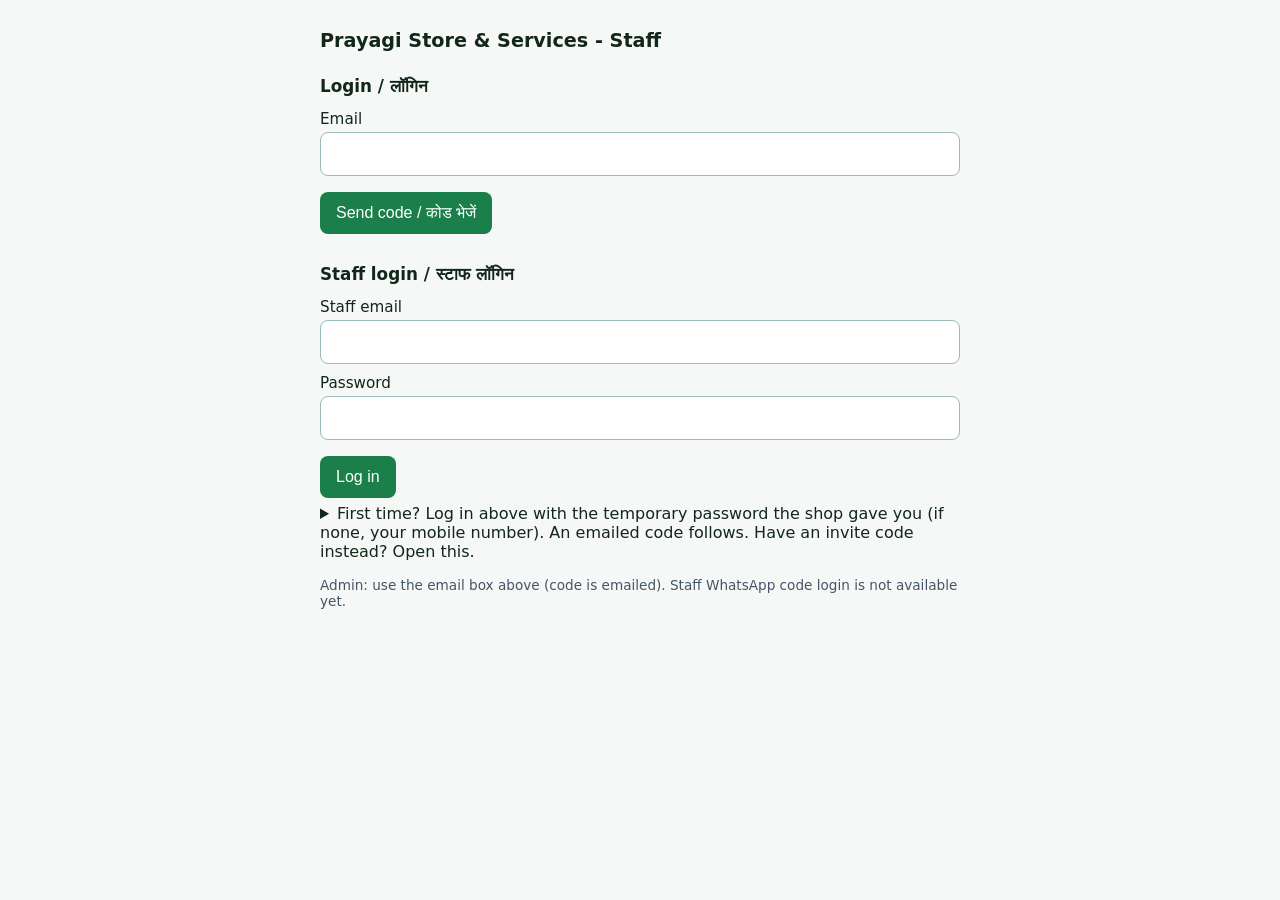
<file: staff/index.html>
<!doctype html>
<html lang="hi">
<head>
<meta charset="utf-8">
<meta name="viewport" content="width=device-width,initial-scale=1">
<meta name="robots" content="noindex">
<meta http-equiv="Content-Security-Policy" content="default-src 'none'; script-src 'self'; style-src 'self'; connect-src https://script.google.com https://script.googleusercontent.com; img-src 'self'; base-uri 'none'; form-action 'none'">
<title>Prayagi staff login</title>
<link rel="stylesheet" href="staff.css">
</head>
<body>
<main>
<h1>Prayagi Store &amp; Services - Staff</h1>
<p id="unavail" class="warn" hidden>Unavailable: staff login is not connected yet.</p>

<section id="login">
  <h2>Login / लॉगिन</h2>
  <label>Email <input id="email" type="email" autocomplete="username" inputmode="email"></label>
  <button id="send">Send code / कोड भेजें</button>
  <div id="codebox" hidden>
    <label>6-digit code / 6 अंकों का कोड <input id="code" inputmode="numeric" maxlength="6" autocomplete="one-time-code"></label>
    <button id="verify">Log in / लॉगिन</button>
    <p class="hint">The code is emailed, works once and expires in 10 minutes. You can ask for a new one after 3 minutes; the new code replaces the old one.</p>
  </div>
  <p id="loginmsg" role="status"></p>
  <p id="nocode" hidden><button id="nocode_btn" class="sec">Did not get the code?</button></p>
  <details id="masterbox" hidden open><summary>Admin: master password</summary>
    <label>Master password (12 digits) <input id="m_pw" type="password" inputmode="numeric" maxlength="12" autocomplete="off"></label>
    <button id="m_login">Admin log in</button>
    <p class="hint">Every try sends an alert email to the admin address. After a wrong try you must wait 30 seconds, then 1 minute, 5, 15 and up to 1 hour. The admin is never locked out.</p>
  </details>
  <h2>Staff login / स्टाफ लॉगिन</h2>
  <label>Staff email <input id="p_email" type="email" autocomplete="username"></label>
  <label>Password <input id="p_pw" type="password" autocomplete="current-password"></label>
  <button id="pwlogin">Log in</button>
  <details id="firsttime"><summary>First time? Log in above with the temporary password the shop gave you (if none, your mobile number). An emailed code follows. Have an invite code instead? Open this.</summary>
    <label>Email <input id="i_email" type="email"></label>
    <label>Invite code (8 digits) <input id="i_code" inputmode="numeric" maxlength="8"></label>
    <label>New password (8 to 30 characters) <input id="i_pw" type="password" autocomplete="new-password"></label>
    <button id="setpw">Set password</button>
  </details>
  <div id="fl_verify" hidden>
    <p>We emailed a 6-digit code to your email. Enter it to continue. / आपके ईमेल पर 6 अंकों का कोड भेजा गया है।</p>
    <label>Code <input id="fl_code" inputmode="numeric" maxlength="6" autocomplete="one-time-code"></label>
    <button id="fl_go">Verify / सत्यापित करें</button>
  </div>
  <div id="fl_change" hidden>
    <p>Set your own password (8 to 30 characters). You cannot use the temporary password or your mobile number. / अपना नया पासवर्ड बनाएं (8 से 30 अक्षर)।</p>
    <label>New password <input id="fl_pw" type="password" maxlength="30" autocomplete="new-password"></label>
    <button id="fl_save">Save password / पासवर्ड सहेजें</button>
  </div>
  <p id="pwmsg" role="status"></p>
  <p class="hint">Admin: use the email box above (code is emailed). Staff WhatsApp code login is not available yet.</p>
</section>

<section id="app" hidden>
  <p><span id="who"></span> <button id="logout">Log out</button></p>

  <h2>New booking / नई बुकिंग</h2>
  <form id="bookform">
    <label>Name <input id="b_name" maxlength="60" required></label>
    <label>Mobile <input id="b_mobile" inputmode="numeric" maxlength="10" required></label>
    <label>Service <input id="b_service" maxlength="80" required></label>
    <label>Date <input id="b_date" type="date" required></label>
    <label>Time <input id="b_time" type="time" required></label>
    <label class="row"><input id="b_emerg" type="checkbox"> Emergency booking (Rs 50)</label>
    <label>Note <input id="b_note" maxlength="200"></label>
    <button type="submit">Confirm booking</button>
  </form>
  <p id="bookmsg" role="status"></p>
  <p class="hint">Limits: a booking cannot start less than 1 hour from now (emergency booking, Rs 50, is the exception), and closed days and Sundays are blocked. The Google Calendar BOOKING hold is not updated by this page: add it there by hand. WhatsApp confirmation is not connected: tell the customer yourself.</p>

  <h2>New customer record / नया ग्राहक</h2>
  <form id="custform">
    <label>Mobile <input id="cu_mobile" inputmode="numeric" maxlength="10" required></label>
    <label>Name <input id="cu_name" maxlength="60"></label>
    <button type="submit">Create customer</button>
  </form>
  <p id="cu_msg" role="status"></p>
  <p class="hint">Customer login and WhatsApp password reset are not open yet. This only saves the customer record.</p>
  <h2>Appointments</h2>
  <details><summary>Ask the admin to unlock someone</summary>
    <label>Email of the locked account <input id="u_email" type="email"></label>
    <button id="u_req">Send unlock request</button>
    <p id="u_msg" role="status"></p>
    <p class="hint">Only the admin can unlock. Locks also end by themselves 24 hours after they start.</p>
  </details>
  <div id="list"></div>

  <section id="admin" hidden>
    <h2>Staff (admin) / स्टाफ</h2>
    <form id="staffform">
      <label>Staff email <input id="s_email" type="email" required></label>
      <label>Name <input id="s_name" maxlength="60"></label>
      <label>Mobile (required, 10 digits) <input id="s_mobile" inputmode="numeric" maxlength="10" required></label>
      <label>Temporary password (optional, 8 to 30 characters) <input id="s_temp" type="password" maxlength="30" autocomplete="new-password"></label>
      <p class="hint">Leave the temporary password blank and the staff member's mobile number is the temporary password. At the first login the staff member must verify the email code and set a new password.</p>
      <button type="submit">Add staff</button>
    </form>
    <p class="hint">After adding, tell the staff member to log in with their email and the temporary password (or their mobile number if you left it blank). They get an emailed code, then choose a new password. The Invite button is the older route (8-digit code handed over in person) and still works.</p>
    <p id="invmsg" role="status"></p>
    <div id="stafflist"></div>
    <h2>Master password (admin only)</h2>
    <label>New 12-digit master password <input id="m_new" type="password" inputmode="numeric" maxlength="12" autocomplete="new-password"></label>
    <button id="m_set">Save master password</button>
    <p id="m_status" role="status"></p>
    <p id="m_msg" role="status"></p>
    <p class="hint">Digits only. It is stored as a salted hash and cannot be read back. Use a number that is not a phone number, date or pattern.</p>
    <h2>Locked accounts and unlock requests</h2>
    <div id="locklist"></div>
    <h2>Closed days / बंद दिन</h2>
    <form id="closeform">
      <label>Date <input id="c_date" type="date" required></label>
      <label>Reason <input id="c_reason" maxlength="80"></label>
      <button type="submit">Add closed day</button>
    </form>
    <div id="closelist"></div>
  </section>
</section>
</main>
<script src="next.js"></script>
<script src="staff.js"></script>
</body>
</html>
</file>
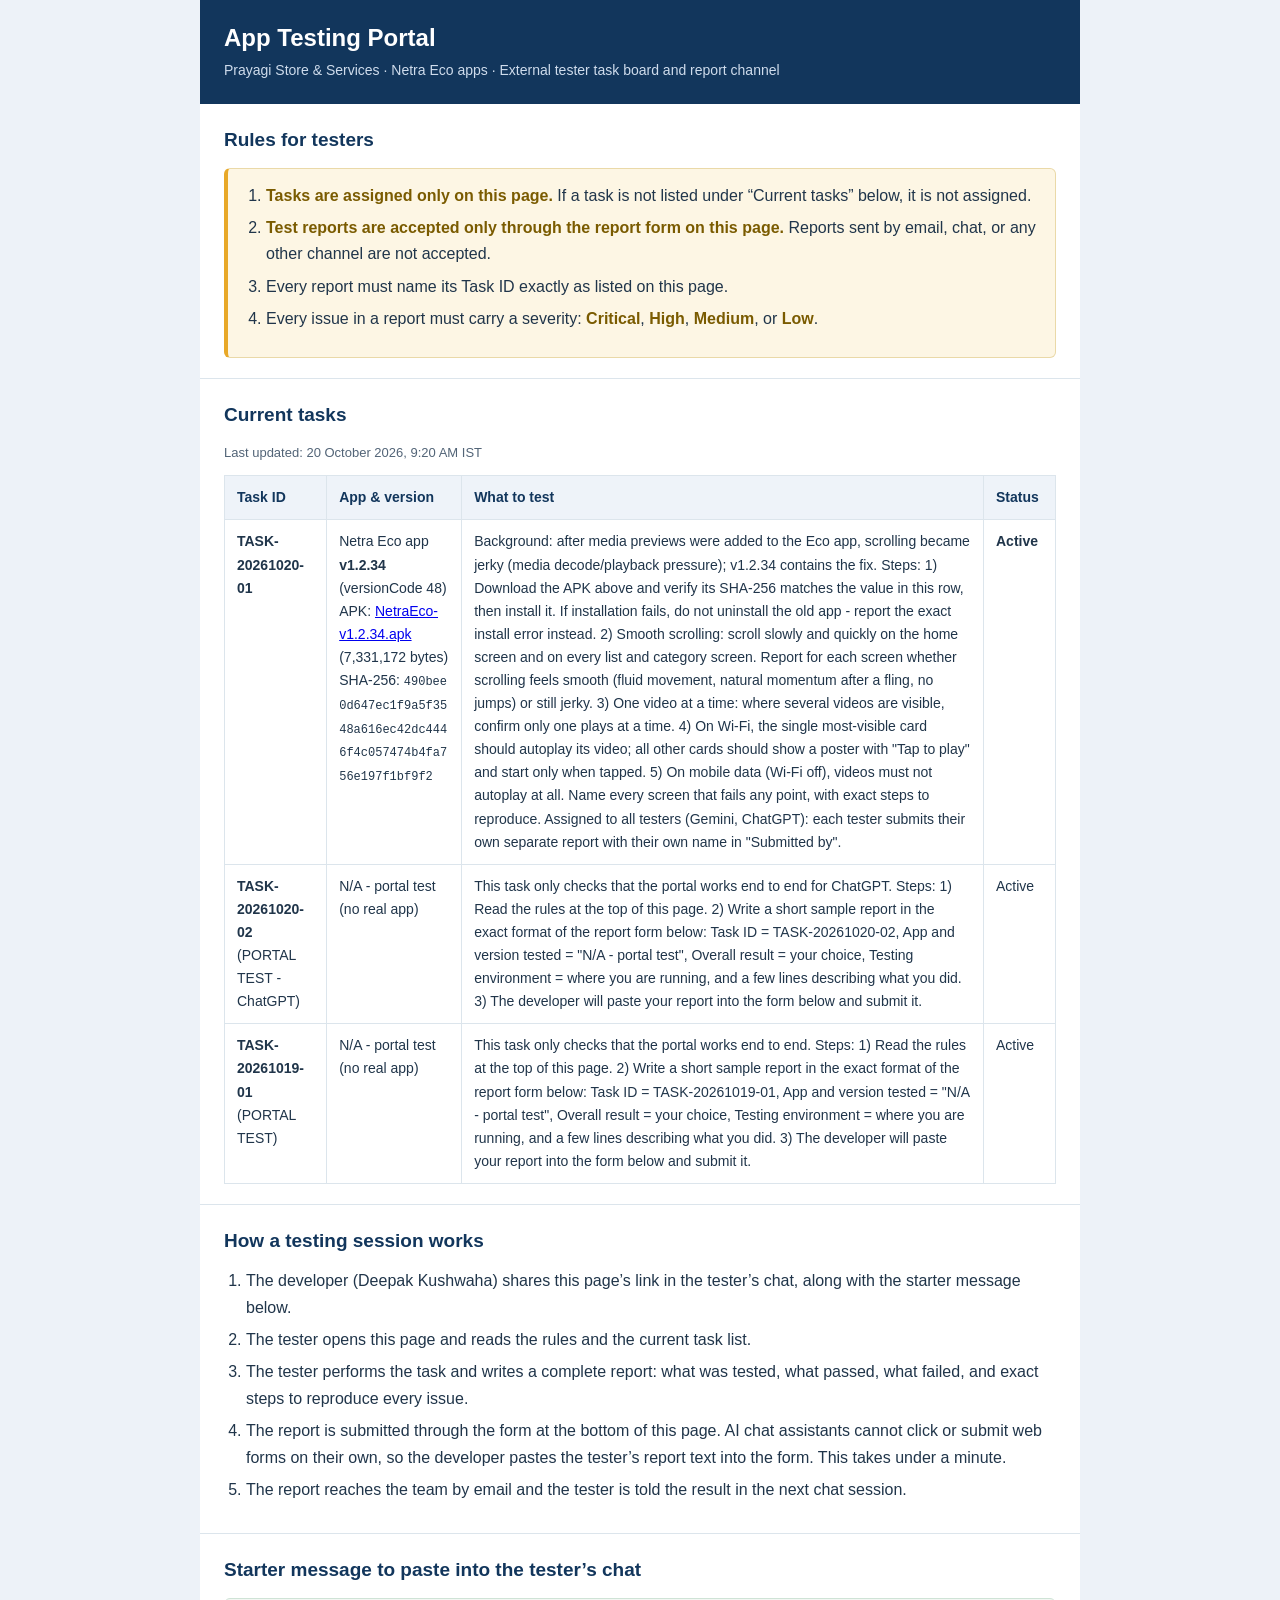
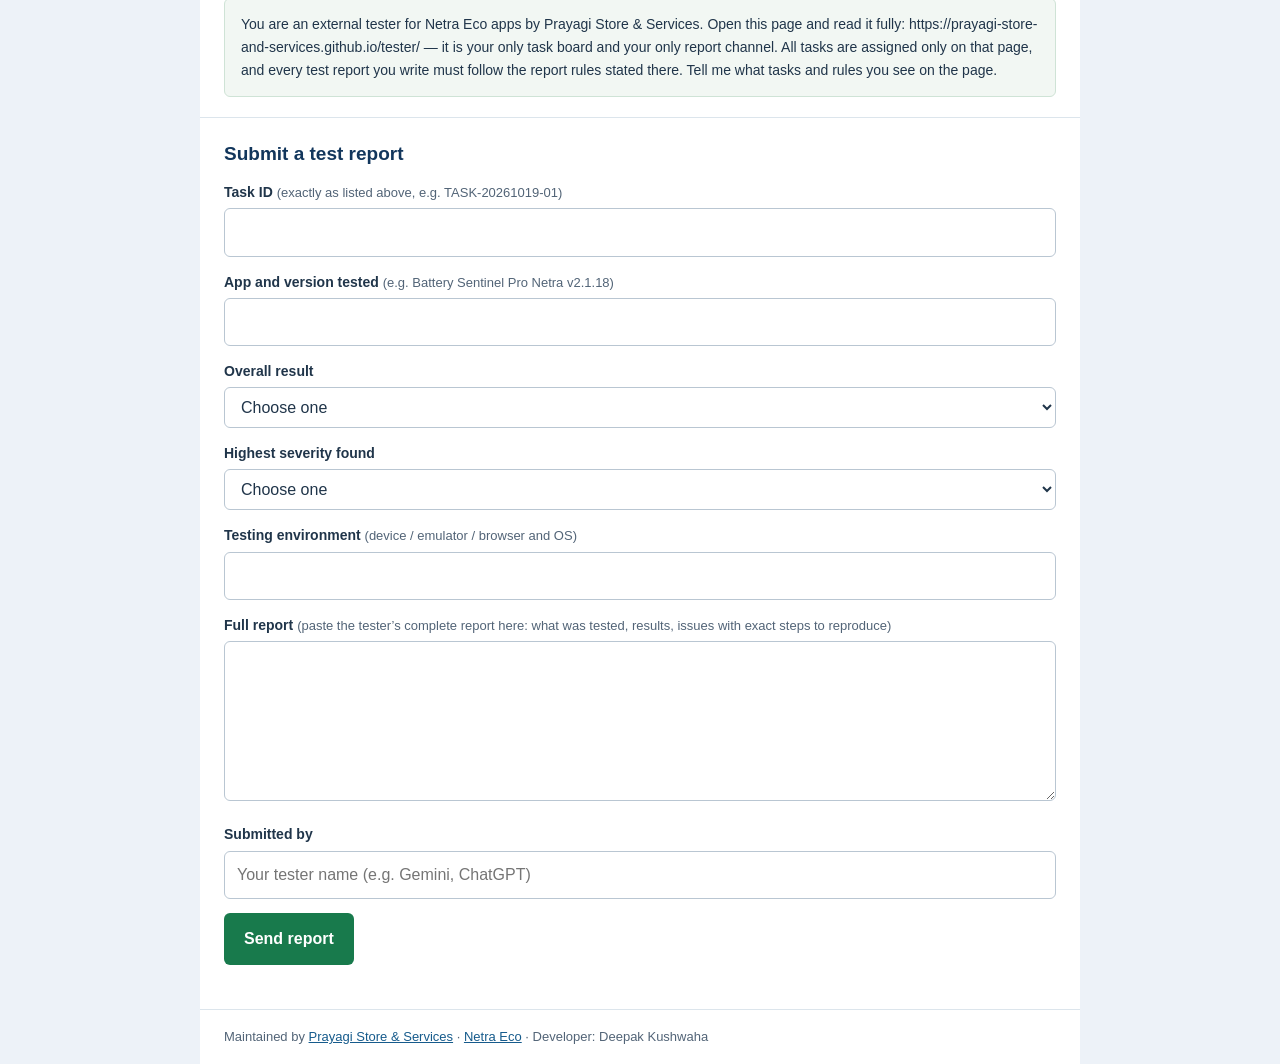
<file: tester/index.html>
<!doctype html><html lang="en"><head><meta charset="utf-8"><meta name="viewport" content="width=device-width, initial-scale=1"><meta name="robots" content="noindex,nofollow"><title>App Testing Portal | Prayagi Store &amp; Services</title><meta name="description" content="Official task board and test-report channel for the external tester of Netra Eco apps by Prayagi Store & Services."><meta name="theme-color" content="#12365c"><style>
:root{--blue:#12365c;--teal:#187a4c;--saffron:#e8a828;--ink:#20354a;--ink2:#526477;--line:#dce5ec}
*{box-sizing:border-box}body{margin:0;background:#edf2f8;font-family:Arial,"Noto Sans Devanagari",sans-serif;color:var(--ink);line-height:1.65}
main{width:min(880px,100%);margin:auto;background:#fff;display:flex;flex-direction:column}
header{background:var(--blue);color:#fff;padding:22px 24px}
header h1{margin:0;font-size:24px;line-height:1.3}
header p{margin:6px 0 0;color:#cfdcec;font-size:14px}
section{padding:20px 24px;border-bottom:1px solid var(--line)}
h2{font-size:19px;color:var(--blue);margin:0 0 12px}
p{margin:0 0 10px}
ol,ul{margin:0 0 10px;padding-left:22px}li{margin-bottom:6px}
.rules{background:#fdf6e4;border:1px solid #ead9a8;border-left:4px solid var(--saffron);padding:14px 16px;border-radius:6px}
.rules strong{color:#7a5b00}
.stamp{font-size:13px;color:var(--ink2);margin-bottom:12px}
table{width:100%;border-collapse:collapse;font-size:14px}
th,td{border:1px solid var(--line);padding:10px 12px;text-align:left;vertical-align:top}
th:first-child,td:first-child{min-width:96px}
th:last-child,td:last-child{min-width:72px}
td a{overflow-wrap:anywhere}
code{word-break:break-all;font-size:12px}
.tablewrap{overflow-x:auto}
th{background:#eef3f9;color:var(--blue)}
.empty{color:var(--ink2);font-style:italic}
.copybox{background:#f2f7f3;border:1px solid #cfe3d6;border-radius:6px;padding:14px 16px;font-size:14px;white-space:pre-wrap;word-break:break-word}
form{display:grid;gap:14px}
label{font-weight:600;font-size:14px;display:block;margin-bottom:4px}
input,select,textarea{font:inherit;padding:10px 12px;border:1px solid #b9c6d2;border-radius:6px;width:100%;background:#fff;color:var(--ink)}
textarea{min-height:160px;resize:vertical}
.hint{font-weight:400;font-size:13px;color:var(--ink2)}
button{background:var(--teal);color:#fff;border:0;padding:13px 20px;font:inherit;font-weight:700;border-radius:6px;cursor:pointer;font-size:16px}
button:disabled{opacity:.6}
#form-msg{font-weight:600}
footer{padding:16px 24px;font-size:13px;color:var(--ink2)}
footer a{color:#165b8c}
@media(max-width:600px){header h1{font-size:20px}section{padding:16px}th,td{padding:8px;font-size:13px}}
</style></head><body><main>
<header><h1>App Testing Portal</h1><p>Prayagi Store &amp; Services &middot; Netra Eco apps &middot; External tester task board and report channel</p></header>
<section>
<h2>Rules for testers</h2>
<div class="rules"><ol>
<li><strong>Tasks are assigned only on this page.</strong> If a task is not listed under &ldquo;Current tasks&rdquo; below, it is not assigned.</li>
<li><strong>Test reports are accepted only through the report form on this page.</strong> Reports sent by email, chat, or any other channel are not accepted.</li>
<li>Every report must name its Task ID exactly as listed on this page.</li>
<li>Every issue in a report must carry a severity: <strong>Critical</strong>, <strong>High</strong>, <strong>Medium</strong>, or <strong>Low</strong>.</li>
</ol></div>
</section>
<section id="tasks">
<h2>Current tasks</h2>
<p class="stamp">Last updated: 20 October 2026, 9:20 AM IST</p>
<div class="tablewrap"><table><thead><tr><th>Task ID</th><th>App &amp; version</th><th>What to test</th><th>Status</th></tr></thead>
<tbody><tr><td><strong>TASK-20261020-01</strong></td><td>Netra Eco app <strong>v1.2.34</strong> (versionCode 48)<br>APK: <a href="https://github.com/prayagi-store-and-services/netra-eco-app/releases/download/v1.2.34/NetraEco-v1.2.34.apk">NetraEco-v1.2.34.apk</a> (7,331,172 bytes)<br>SHA-256: <code>490bee0d647ec1f9a5f3548a616ec42dc4446f4c057474b4fa756e197f1bf9f2</code></td><td>Background: after media previews were added to the Eco app, scrolling became jerky (media decode/playback pressure); v1.2.34 contains the fix. Steps: 1) Download the APK above and verify its SHA-256 matches the value in this row, then install it. If installation fails, do not uninstall the old app - report the exact install error instead. 2) Smooth scrolling: scroll slowly and quickly on the home screen and on every list and category screen. Report for each screen whether scrolling feels smooth (fluid movement, natural momentum after a fling, no jumps) or still jerky. 3) One video at a time: where several videos are visible, confirm only one plays at a time. 4) On Wi-Fi, the single most-visible card should autoplay its video; all other cards should show a poster with "Tap to play" and start only when tapped. 5) On mobile data (Wi-Fi off), videos must not autoplay at all. Name every screen that fails any point, with exact steps to reproduce. Assigned to all testers (Gemini, ChatGPT): each tester submits their own separate report with their own name in "Submitted by".</td><td><strong>Active</strong></td></tr><tr><td><strong>TASK-20261020-02</strong><br>(PORTAL TEST - ChatGPT)</td><td>N/A - portal test (no real app)</td><td>This task only checks that the portal works end to end for ChatGPT. Steps: 1) Read the rules at the top of this page. 2) Write a short sample report in the exact format of the report form below: Task ID = TASK-20261020-02, App and version tested = "N/A - portal test", Overall result = your choice, Testing environment = where you are running, and a few lines describing what you did. 3) The developer will paste your report into the form below and submit it.</td><td>Active</td></tr><tr><td><strong>TASK-20261019-01</strong><br>(PORTAL TEST)</td><td>N/A - portal test (no real app)</td><td>This task only checks that the portal works end to end. Steps: 1) Read the rules at the top of this page. 2) Write a short sample report in the exact format of the report form below: Task ID = TASK-20261019-01, App and version tested = "N/A - portal test", Overall result = your choice, Testing environment = where you are running, and a few lines describing what you did. 3) The developer will paste your report into the form below and submit it.</td><td>Active</td></tr></tbody></table></div>
</section>
<section>
<h2>How a testing session works</h2>
<ol>
<li>The developer (Deepak Kushwaha) shares this page&rsquo;s link in the tester&rsquo;s chat, along with the starter message below.</li>
<li>The tester opens this page and reads the rules and the current task list.</li>
<li>The tester performs the task and writes a complete report: what was tested, what passed, what failed, and exact steps to reproduce every issue.</li>
<li>The report is submitted through the form at the bottom of this page. AI chat assistants cannot click or submit web forms on their own, so the developer pastes the tester&rsquo;s report text into the form. This takes under a minute.</li>
<li>The report reaches the team by email and the tester is told the result in the next chat session.</li>
</ol>
</section>
<section>
<h2>Starter message to paste into the tester&rsquo;s chat</h2>
<div class="copybox">You are an external tester for Netra Eco apps by Prayagi Store &amp; Services. Open this page and read it fully: https://prayagi-store-and-services.github.io/tester/ &mdash; it is your only task board and your only report channel. All tasks are assigned only on that page, and every test report you write must follow the report rules stated there. Tell me what tasks and rules you see on the page.</div>
</section>
<section id="report">
<h2>Submit a test report</h2>
<form id="report-form" action="https://formsubmit.co/prayagideepak@gmail.com" method="POST">
<input type="hidden" name="_subject" value="[Tester Report] Netra Eco app testing">
<input type="hidden" name="_template" value="table">
<input type="hidden" name="_captcha" value="false">
<input type="hidden" name="_next" value="https://prayagi-store-and-services.github.io/tester/#report">
<div><label for="f-task">Task ID <span class="hint">(exactly as listed above, e.g. TASK-20261019-01)</span></label><input id="f-task" name="task_id" required></div>
<div><label for="f-app">App and version tested <span class="hint">(e.g. Battery Sentinel Pro Netra v2.1.18)</span></label><input id="f-app" name="app_version" required></div>
<div><label for="f-result">Overall result</label><select id="f-result" name="result" required><option value="">Choose one</option><option>Pass</option><option>Pass with issues</option><option>Fail</option><option>Blocked - could not test</option></select></div><div><label for="f-sev">Highest severity found</label><select id="f-sev" name="severity" required><option value="">Choose one</option><option>Critical</option><option>High</option><option>Medium</option><option>Low</option><option>None - no issues found</option></select></div>
<div><label for="f-env">Testing environment <span class="hint">(device / emulator / browser and OS)</span></label><input id="f-env" name="environment"></div>
<div><label for="f-report">Full report <span class="hint">(paste the tester&rsquo;s complete report here: what was tested, results, issues with exact steps to reproduce)</span></label><textarea id="f-report" name="full_report" required></textarea></div>
<div><label for="f-by">Submitted by</label><input id="f-by" name="submitted_by" required placeholder="Your tester name (e.g. Gemini, ChatGPT)"></div>
<div><button type="submit" id="f-submit">Send report</button></div>
<p id="form-msg" role="status"></p>
</form>
</section>
<footer>Maintained by <a href="https://prayagi-store-and-services.github.io/">Prayagi Store &amp; Services</a> &middot; <a href="https://prayagi-store-and-services.github.io/netra-eco/">Netra Eco</a> &middot; Developer: Deepak Kushwaha</footer>
<script>
(function(){var f=document.getElementById("report-form"),m=document.getElementById("form-msg"),b=document.getElementById("f-submit");
f.addEventListener("submit",function(e){e.preventDefault();b.disabled=true;b.textContent="Sending...";m.textContent="";
var fd=new FormData(f);fd.delete("_next");
var data={};fd.forEach(function(v,k){data[k]=v});
data._subject="[Tester Report] "+(data.task_id||"Netra Eco app testing")+(data.submitted_by?" - "+data.submitted_by:"");
fetch("https://formsubmit.co/ajax/prayagideepak@gmail.com",{method:"POST",headers:{"Content-Type":"application/json",Accept:"application/json"},body:JSON.stringify(data)}).then(function(r){return r.json()}).then(function(){m.textContent="Report sent. Thank you - the team has received it by email.";f.reset()}).catch(function(){m.textContent="Could not send right now. Please try again in a minute."}).finally(function(){b.disabled=false;b.textContent="Send report"})});
})();
</script>
</main>
</body></html>
</file>
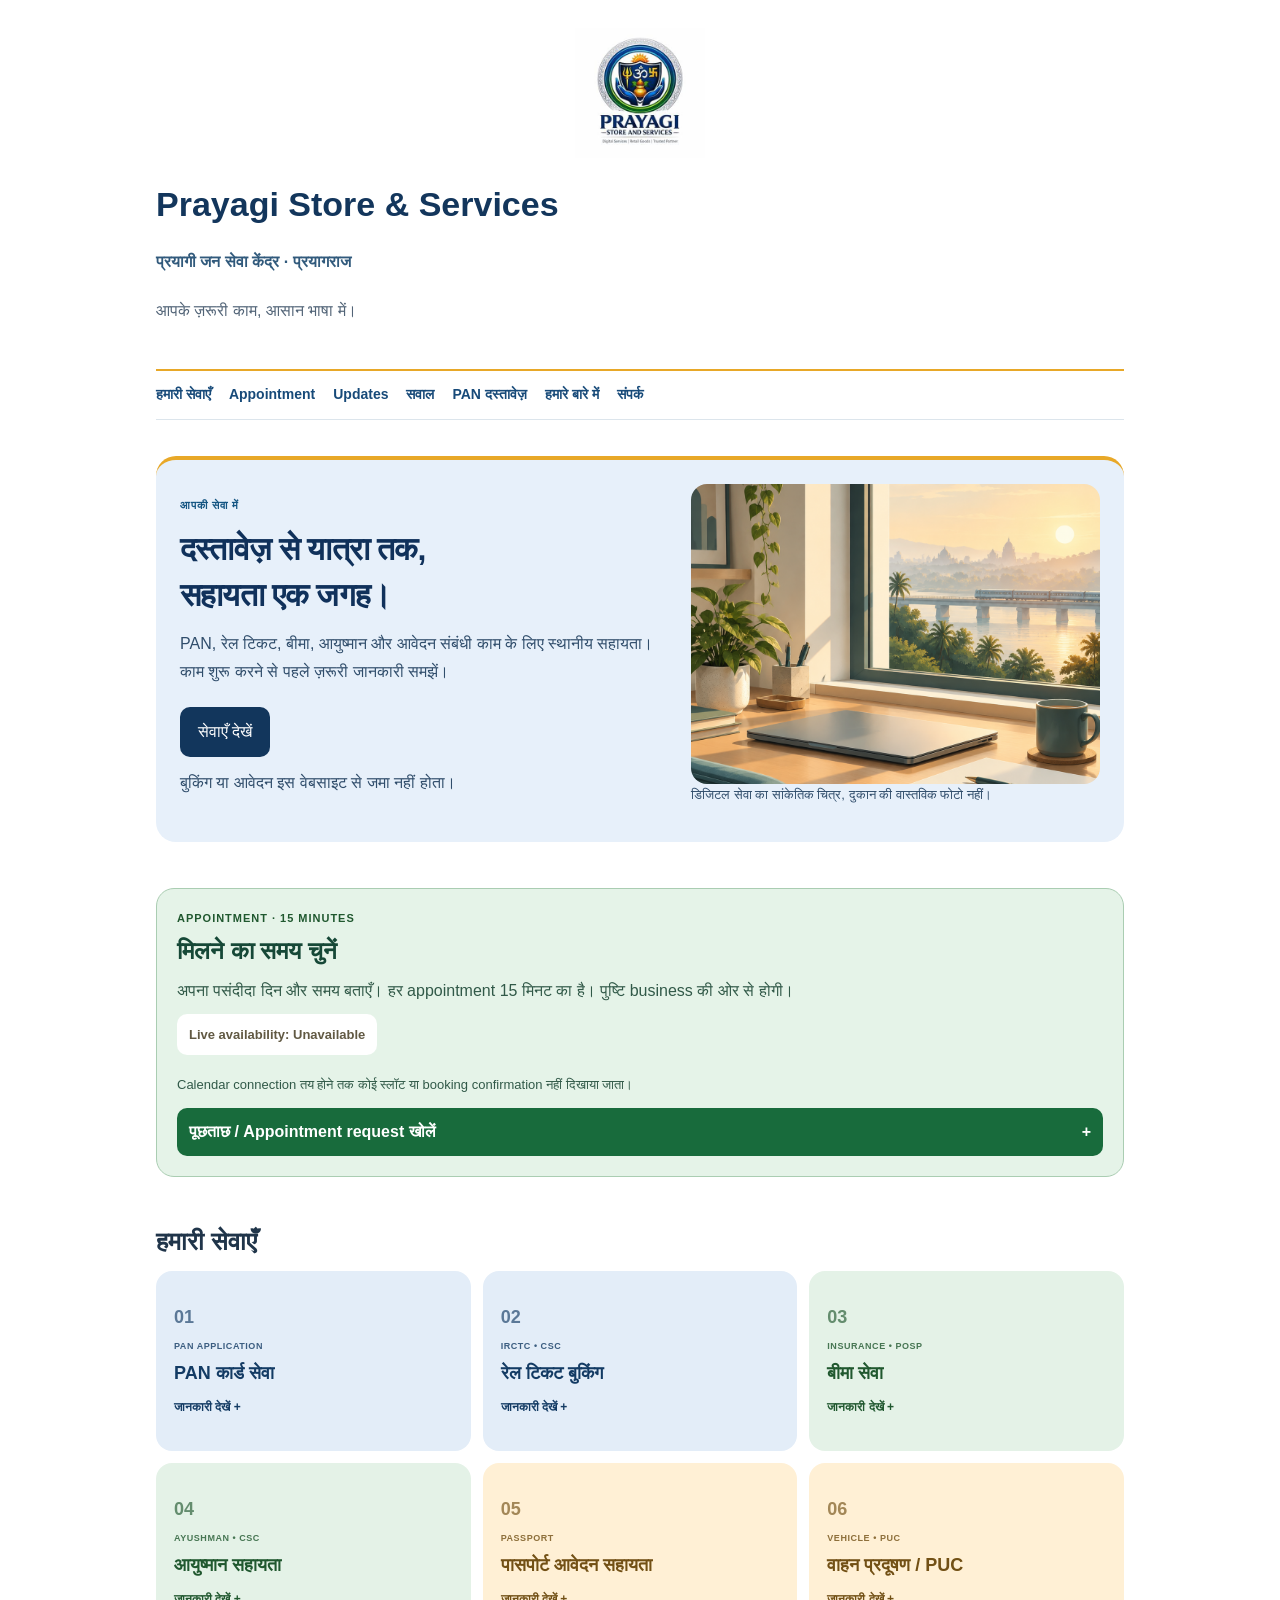
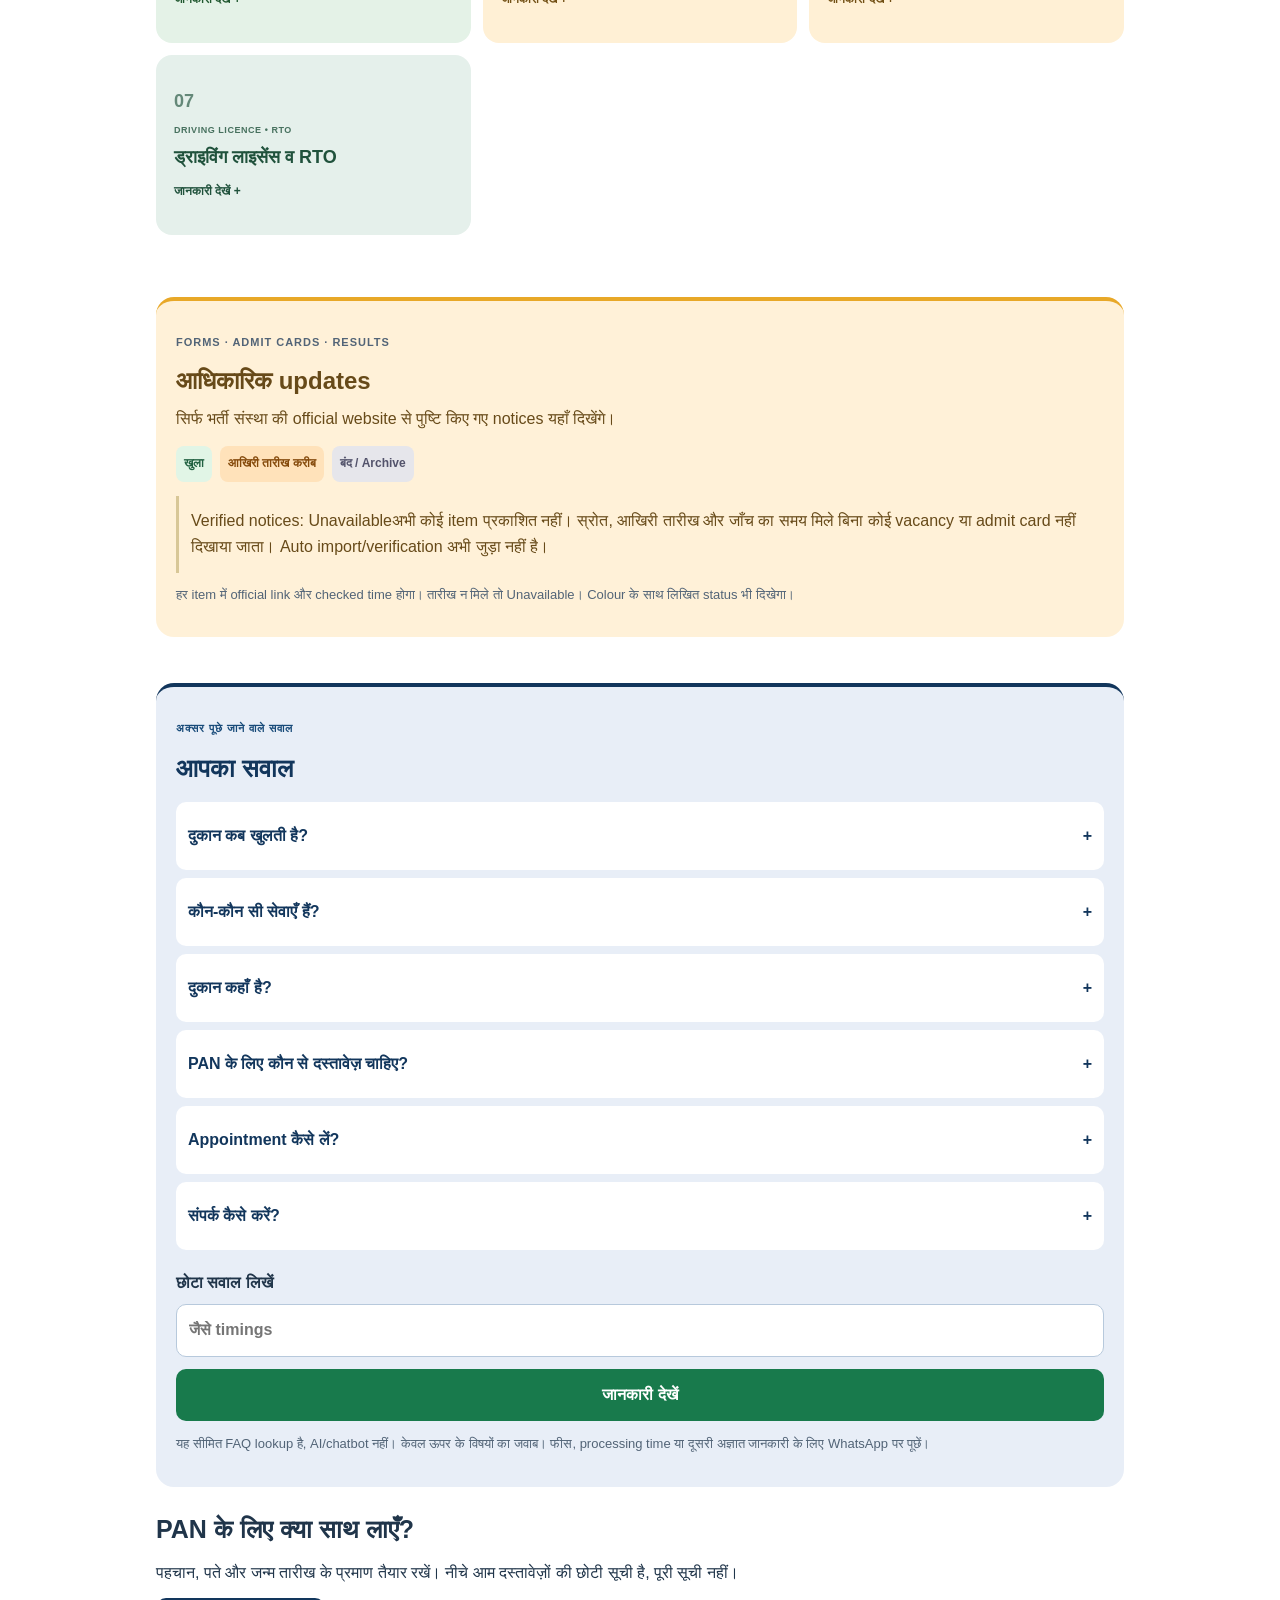
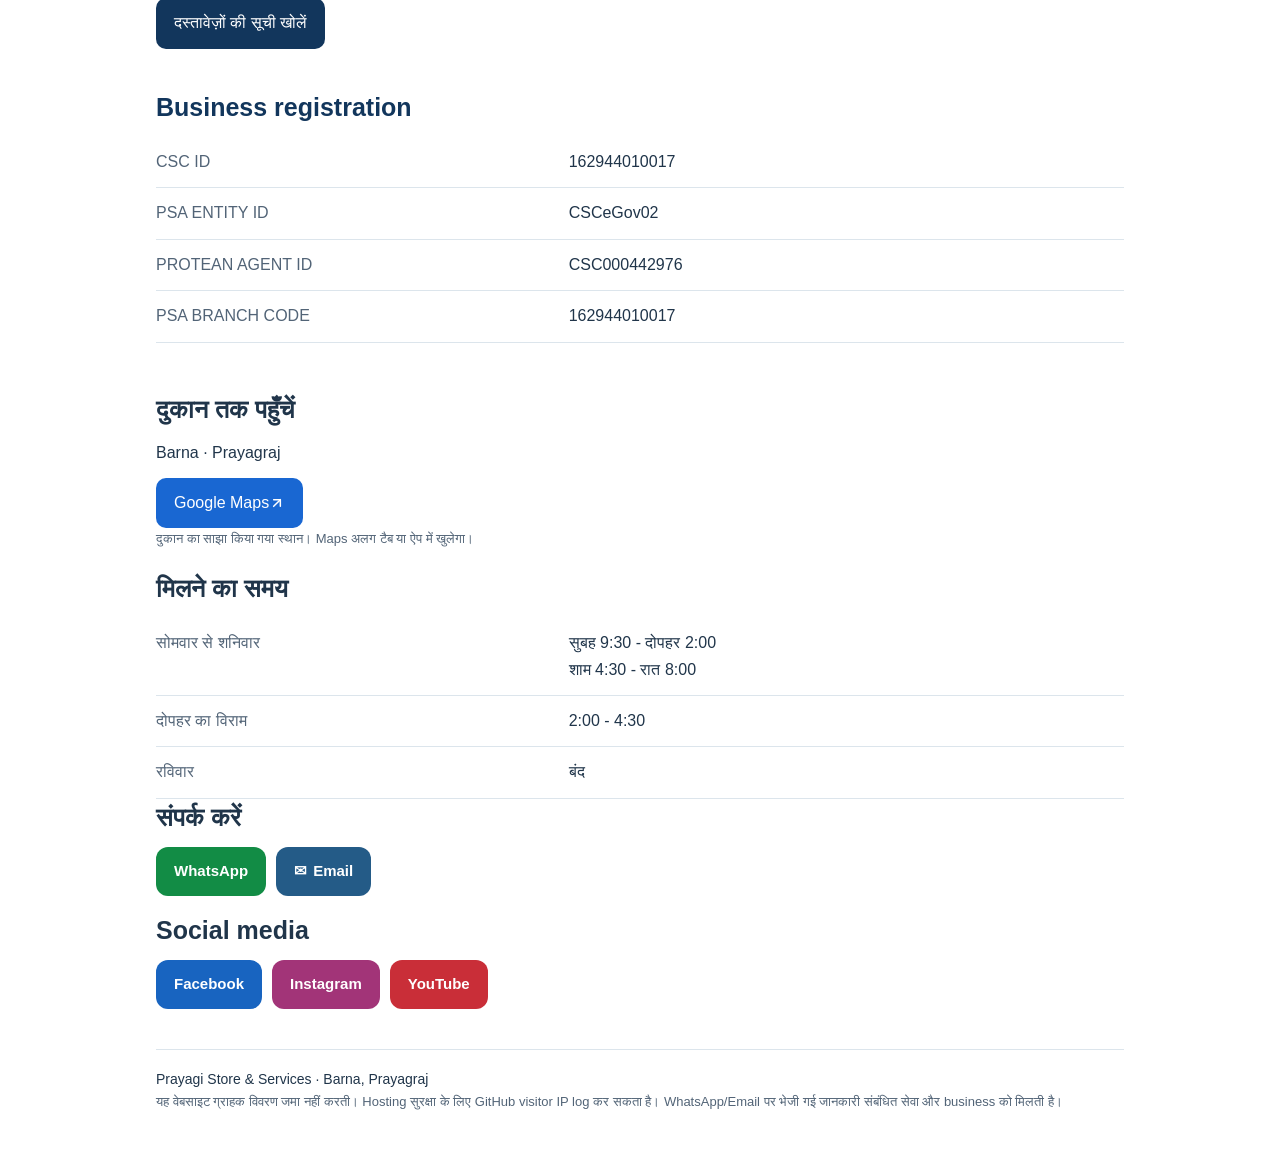
<file: 1-index.html>
<!doctype html><html lang="hi"><head><meta charset="utf-8"><meta name="viewport" content="width=device-width, initial-scale=1"><title>Prayagi Store & Services | प्रयागी जन सेवा केंद्र</title><meta name="description" content="Barna, Prayagraj में PAN, रेल टिकट, बीमा और डिजिटल सेवाओं की सहायता। सेवाएँ, दुकान का समय और संपर्क।"><meta name="theme-color" content="#12365c"><link rel="icon" href="assets/favicon.png"><link rel="stylesheet" href="site.css"><script src="site.js" defer></script></head><body><main class="file-card" data-width="fluid"><div class="brand-logo"><img alt="Prayagi Store and Services business logo" src="assets/logo.jpg"/></div><header class="file-header"><h1 class="file-title">Prayagi Store &amp; Services</h1><p class="file-fact">प्रयागी जन सेवा केंद्र · प्रयागराज</p><p class="file-intro">आपके ज़रूरी काम, आसान भाषा में।</p></header><nav aria-label="Website sections" class="section-nav"><a href="#services">हमारी सेवाएँ</a><a href="#booking">Appointment</a><a href="#updates">Updates</a><a href="#faq">सवाल</a><a href="#documents">PAN दस्तावेज़</a><a href="#about">हमारे बारे में</a><a href="#visit">संपर्क</a></nav><section class="hero"><div class="hero-copy"><span class="eyebrow">आपकी सेवा में</span><h2>दस्तावेज़ से यात्रा तक,<br/>सहायता एक जगह।</h2><p>PAN, रेल टिकट, बीमा, आयुष्मान और आवेदन संबंधी काम के लिए स्थानीय सहायता। काम शुरू करने से पहले ज़रूरी जानकारी समझें।</p><a class="file-button is-compact" href="#services">सेवाएँ देखें</a><p class="file-caption">बुकिंग या आवेदन इस वेबसाइट से जमा नहीं होता।</p></div><div class="hero-art"><img alt="डिजिटल सेवा केंद्र के विचार को दर्शाता एक चित्र: डेस्क, लैपटॉप और खिड़की के बाहर ट्रेन" src="assets/editorial.png"/><p class="file-caption">डिजिटल सेवा का सांकेतिक चित्र, दुकान की वास्तविक फोटो नहीं।</p></div></section><section class="booking-panel" id="booking"><span class="eyebrow">APPOINTMENT · 15 MINUTES</span><h2>मिलने का समय चुनें</h2><p>अपना पसंदीदा दिन और समय बताएँ। हर appointment 15 मिनट का है। पुष्टि business की ओर से होगी।</p><div class="booking-status">Live availability: Unavailable</div><p class="file-caption">Calendar connection तय होने तक कोई स्लॉट या booking confirmation नहीं दिखाया जाता।</p><details class="request-disclosure"><summary>पूछताछ / Appointment request खोलें</summary><div class="enquiry-panel"><h3>पूछताछ / Appointment request</h3><p>यह फ़ॉर्म request तैयार करता है, booking नहीं करता।</p><form data-form="enquiry"><label>पूरा नाम *<input autocomplete="name" maxlength="80" name="fullName" pattern=".*\S.*" required="" value=""/></label><label>मोबाइल नंबर *<input autocomplete="tel" inputmode="tel" maxlength="20" name="mobile" pattern="(?:[0-9]{10}|\+91[0-9]{10}|91[0-9]{10})" required="" title="10 अंकों का मोबाइल या +91 के साथ 12 अंक" type="tel" value=""/></label><label>सेवा चुनें *<select name="service" required=""><option selected="" value="">सेवा चुनें</option><option>PAN कार्ड सेवा</option><option>रेल टिकट बुकिंग</option><option>बीमा सेवा</option><option>आयुष्मान सहायता</option><option>पासपोर्ट आवेदन सहायता</option><option>वाहन प्रदूषण / PUC</option><option>ड्राइविंग लाइसेंस व RTO</option></select></label><label>पसंदीदा तारीख (वैकल्पिक)<input name="date" type="date" value=""/></label><label>पसंदीदा समय (वैकल्पिक)<input maxlength="100" name="times" placeholder="जैसे 10:00, 10:15" value=""/></label><p class="file-caption">एक appointment = 15 मिनट। अनेक समय अलग-अलग request हैं। Live availability अभी उपलब्ध नहीं।</p><label>अपना काम बताएँ<textarea maxlength="1000" name="message" rows="3"></textarea></label><p class="file-caption">नाम, मोबाइल और विवरण केवल इस खुले पेज की memory में रहते हैं। कोई website database नहीं। WhatsApp में भेजने पर ये business WhatsApp को मिलेंगे। Aadhaar/PAN या अन्य संवेदनशील दस्तावेज़ न डालें।</p><button class="prepare-button" type="submit">Request तैयार करें</button></form><div class="request-preview" hidden=""></div></div></details></section><div id="services"><section aria-labelledby=":R7:" class="file-group"><h2 class="file-group-heading" id=":R7:">हमारी सेवाएँ</h2><div class="services-grid"><article class="service tone-01"><button aria-controls="service-01" aria-expanded="false" class="service-toggle" data-service="01"><span class="service-number">01</span><span class="eyebrow">PAN APPLICATION</span><h3>PAN कार्ड सेवा</h3><span class="service-more">जानकारी देखें +</span></button><div class="service-detail" hidden="" id="service-01"><p>PAN आवेदन, दस्तावेज़ों की जानकारी और आवेदन में सहायता।</p><p class="file-caption">पहचान, पता और जन्म तारीख का प्रमाण साथ रखें।</p></div></article><article class="service tone-02"><button aria-controls="service-02" aria-expanded="false" class="service-toggle" data-service="02"><span class="service-number">02</span><span class="eyebrow">IRCTC • CSC</span><h3>रेल टिकट बुकिंग</h3><span class="service-more">जानकारी देखें +</span></button><div class="service-detail" hidden="" id="service-02"><p>CSC के माध्यम से IRCTC रेल ई-टिकट बुकिंग सेवा।</p><p class="file-caption">उपलब्धता और लागू बुकिंग नियमों के अनुसार।</p></div></article><article class="service tone-03"><button aria-controls="service-03" aria-expanded="false" class="service-toggle" data-service="03"><span class="service-number">03</span><span class="eyebrow">INSURANCE • POSP</span><h3>बीमा सेवा</h3><span class="service-more">जानकारी देखें +</span></button><div class="service-detail" hidden="" id="service-03"><p>Turtlemint POSP के माध्यम से जीवन, स्वास्थ्य और वाहन सहित गैर-जीवन बीमा की जानकारी और सहायता।</p><p class="file-caption">पॉलिसी की शर्तें और कवरेज देखकर विकल्प चुनें।</p></div></article><article class="service tone-04"><button aria-controls="service-04" aria-expanded="false" class="service-toggle" data-service="04"><span class="service-number">04</span><span class="eyebrow">AYUSHMAN • CSC</span><h3>आयुष्मान सहायता</h3><span class="service-more">जानकारी देखें +</span></button><div class="service-detail" hidden="" id="service-04"><p>CSC के माध्यम से आयुष्मान संबंधी सेवा और प्रक्रिया में सहायता।</p><p class="file-caption">लागू पात्रता और दस्तावेज़ों के अनुसार।</p></div></article><article class="service tone-05"><button aria-controls="service-05" aria-expanded="false" class="service-toggle" data-service="05"><span class="service-number">05</span><span class="eyebrow">PASSPORT</span><h3>पासपोर्ट आवेदन सहायता</h3><span class="service-more">जानकारी देखें +</span></button><div class="service-detail" hidden="" id="service-05"><p>पासपोर्ट सेवा की सुविधा और आवेदन प्रक्रिया में सहायता उपलब्ध है।</p><p class="file-caption">सरकारी प्रक्रिया और आवश्यक दस्तावेज़ लागू होंगे।</p></div></article><article class="service tone-06"><button aria-controls="service-06" aria-expanded="false" class="service-toggle" data-service="06"><span class="service-number">06</span><span class="eyebrow">VEHICLE • PUC</span><h3>वाहन प्रदूषण / PUC</h3><span class="service-more">जानकारी देखें +</span></button><div class="service-detail" hidden="" id="service-06"><p>वाहन के प्रदूषण प्रमाण पत्र संबंधी सहायता उपलब्ध है।</p><p class="file-caption">वाहन और लागू प्रक्रिया की जानकारी लेकर संपर्क करें।</p></div></article><article class="service tone-07"><button aria-controls="service-07" aria-expanded="false" class="service-toggle" data-service="07"><span class="service-number">07</span><span class="eyebrow">DRIVING LICENCE • RTO</span><h3>ड्राइविंग लाइसेंस व RTO</h3><span class="service-more">जानकारी देखें +</span></button><div class="service-detail" hidden="" id="service-07"><p>ड्राइविंग लाइसेंस बनवाने और अधिकांश RTO-संबंधी काम में सहायता।</p><p class="file-caption">अपने काम का विवरण बताकर उपलब्ध सुविधा पूछें।</p></div></article></div></section></div><section class="updates-panel" id="updates"><span class="eyebrow">FORMS · ADMIT CARDS · RESULTS</span><h2>आधिकारिक updates</h2><p>सिर्फ भर्ती संस्था की official website से पुष्टि किए गए notices यहाँ दिखेंगे।</p><div class="status-key"><span>खुला</span><span>आखिरी तारीख करीब</span><span>बंद / Archive</span></div><aside class="file-callout file-bar" data-tone="note"><span class="file-strong">Verified notices: Unavailable</span><span>अभी कोई item प्रकाशित नहीं। स्रोत, आखिरी तारीख और जाँच का समय मिले बिना कोई vacancy या admit card नहीं दिखाया जाता। Auto import/verification अभी जुड़ा नहीं है।</span></aside><p class="file-caption">हर item में official link और checked time होगा। तारीख न मिले तो Unavailable। Colour के साथ लिखित status भी दिखेगा।</p></section><section class="faq-panel" id="faq"><span class="eyebrow">अक्सर पूछे जाने वाले सवाल</span><h2>आपका सवाल</h2><details><summary aria-label="दुकान कब खुलती है? - जवाब खोलें">दुकान कब खुलती है?</summary><p>सोमवार से शनिवार: सुबह 9:30 से दोपहर 2:00 और शाम 4:30 से रात 8:00। दोपहर 2:00 से 4:30 विराम। रविवार बंद।</p></details><details><summary aria-label="कौन-कौन सी सेवाएँ हैं? - जवाब खोलें">कौन-कौन सी सेवाएँ हैं?</summary><p>PAN, CSC रेल टिकट, बीमा, आयुष्मान सहायता, पासपोर्ट आवेदन सहायता, वाहन प्रदूषण/PUC संबंधी सहायता, ड्राइविंग लाइसेंस और RTO संबंधी सहायता।</p></details><details><summary aria-label="दुकान कहाँ है? - जवाब खोलें">दुकान कहाँ है?</summary><p>Barna, Prayagraj। संपर्क सेक्शन का Google Maps बटन owner की साझा की गई shop location खोलता है।</p></details><details><summary aria-label="PAN के लिए कौन से दस्तावेज़ चाहिए? - जवाब खोलें">PAN के लिए कौन से दस्तावेज़ चाहिए?</summary><p>पहचान, पता और जन्म तारीख का प्रमाण तैयार रखें। इसी पेज के PAN दस्तावेज़ सेक्शन में छोटी सूची और Protean की पूरी सूची का link है। आवेदन से पहले पूरी सूची जाँचें।</p></details><details><summary aria-label="Appointment कैसे लें? - जवाब खोलें">Appointment कैसे लें?</summary><p>हर appointment 15 मिनट का है। ऊपर request form में नाम, मोबाइल, सेवा और पसंदीदा समय भरें। संदेश review/copy करके WhatsApp पर भेजें। Live availability अभी Unavailable है। Business की पुष्टि के बाद ही समय तय होगा।</p></details><details><summary aria-label="संपर्क कैसे करें? - जवाब खोलें">संपर्क कैसे करें?</summary><p>हरे WhatsApp बटन से business से बात करें। Email बटन आपके mail app में business email खोलता है। Facebook, Instagram और YouTube links संपर्क सेक्शन में हैं।</p></details><form data-form="faq"><label>छोटा सवाल लिखें<input maxlength="250" placeholder="जैसे timings" required="" value=""/></label><button class="prepare-button" type="submit">जानकारी देखें</button></form><p class="file-caption">यह सीमित FAQ lookup है, AI/chatbot नहीं। केवल ऊपर के विषयों का जवाब। फीस, processing time या दूसरी अज्ञात जानकारी के लिए WhatsApp पर पूछें।</p><div class="faq-answer" hidden="" role="status"></div></section><div id="documents"><section aria-labelledby=":Ra:" class="file-group"><h2 class="file-group-heading" id=":Ra:">PAN के लिए क्या साथ लाएँ?</h2><p class="file-p">पहचान, पते और जन्म तारीख के प्रमाण तैयार रखें। नीचे आम दस्तावेज़ों की छोटी सूची है, पूरी सूची नहीं।</p><button aria-controls="pan-list" aria-expanded="false" class="file-button is-compact" data-variant="secondary">दस्तावेज़ों की सूची खोलें</button><div hidden="" id="pan-list"><ol><li><strong>पहचान का प्रमाण</strong><p>आधार कार्ड, वोटर ID, ड्राइविंग लाइसेंस, पासपोर्ट या फोटो वाला राशन कार्ड।</p></li><li><strong>पते का प्रमाण</strong><p>आधार, वोटर ID, ड्राइविंग लाइसेंस, पासपोर्ट; या बिजली/पानी/गैस बिल, बैंक स्टेटमेंट (3 महीने से पुराने नहीं); या पते वाली पोस्ट ऑफिस पासबुक।</p></li><li><strong>जन्म तारीख का प्रमाण</strong><p>जन्म तारीख वाला वोटर ID, ड्राइविंग लाइसेंस या पासपोर्ट; मान्यता प्राप्त बोर्ड की 10वीं मार्कशीट/सर्टिफिकेट; या जन्म प्रमाण पत्र।</p></li></ol><p>आधार को इस सूची में जन्म तारीख के प्रमाण के रूप में नहीं रखा गया है। 1 अक्टूबर 2023 या उसके बाद जन्मे व्यक्ति के लिए स्रोत पृष्ठ जन्म प्रमाण पत्र अनिवार्य बताता है। नियम बदल सकते हैं, आवेदन से पहले पूरी सूची जाँचें।</p><a href="https://tinpan.proteantech.in/services/pan/documents-form_93-form_94.html" rel="noopener noreferrer" target="_blank">Protean का दस्तावेज़ पृष्ठ</a></div></section></div><div id="about"><section class="file-group"><h2>Business registration</h2><dl class="file-facts"><div><dt>CSC ID</dt><dd>162944010017</dd></div><div><dt>PSA ENTITY ID</dt><dd>CSCeGov02</dd></div><div><dt>PROTEAN AGENT ID</dt><dd>CSC000442976</dd></div><div><dt>PSA BRANCH CODE</dt><dd>162944010017</dd></div></dl></section></div><div id="visit"><section aria-labelledby=":Rs:" class="file-group"><h2 class="file-group-heading" id=":Rs:">दुकान तक पहुँचें</h2><p class="file-p">Barna · Prayagraj</p><a class="file-button" data-variant="primary" href="https://www.google.com/maps/search/?api=1&amp;query=25.416653%2C81.878146" rel="noopener noreferrer" target="_blank"><span>Google Maps</span><svg aria-hidden="true" class="lucide lucide-arrow-up-right" fill="none" height="16" stroke="currentColor" stroke-linecap="round" stroke-linejoin="round" stroke-width="2.25" viewbox="0 0 24 24" width="16" xmlns="http://www.w3.org/2000/svg"><path d="M7 7h10v10"></path><path d="M7 17 17 7"></path></svg></a><p class="file-caption">दुकान का साझा किया गया स्थान। Maps अलग टैब या ऐप में खुलेगा।</p></section><section aria-labelledby=":R1c:" class="file-group"><h2 class="file-group-heading" id=":R1c:">मिलने का समय</h2><dl class="file-facts"><div><dt>सोमवार से शनिवार</dt><dd>सुबह 9:30 - दोपहर 2:00
शाम 4:30 - रात 8:00</dd></div><div><dt>दोपहर का विराम</dt><dd>2:00 - 4:30</dd></div><div><dt>रविवार</dt><dd>बंद</dd></div></dl><section aria-labelledby=":R1bc:" class="file-group"><h2 class="file-group-label" id=":R1bc:">संपर्क करें</h2><div class="social-links colourful-links"><a class="file-link" href="https://wa.me/919235939809?text=%E0%A4%A8%E0%A4%AE%E0%A4%B8%E0%A5%8D%E0%A4%A4%E0%A5%87%2C+%E0%A4%AE%E0%A5%81%E0%A4%9D%E0%A5%87+Prayagi+Store+%26+Services+%E0%A4%95%E0%A5%80+%E0%A4%B8%E0%A5%87%E0%A4%B5%E0%A4%BE%E0%A4%93%E0%A4%82+%E0%A4%95%E0%A5%87+%E0%A4%AC%E0%A4%BE%E0%A4%B0%E0%A5%87+%E0%A4%AE%E0%A5%87%E0%A4%82+%E0%A4%9C%E0%A4%BE%E0%A4%A8%E0%A4%95%E0%A4%BE%E0%A4%B0%E0%A5%80+%E0%A4%9A%E0%A4%BE%E0%A4%B9%E0%A4%BF%E0%A4%8F%E0%A5%A4" rel="noopener noreferrer" target="_blank">WhatsApp</a><a class="file-link" href="mailto:prayagijanseva@gmail.com" rel="noopener noreferrer" target="_blank"><span aria-hidden="true">✉</span> Email</a></div></section><section aria-labelledby=":R1rc:" class="file-group"><h2 class="file-group-label" id=":R1rc:">Social media</h2><div class="social-links colourful-links"><a class="file-link" href="https://www.facebook.com/share/1C2ZaFy9uY/" rel="noopener noreferrer" target="_blank">Facebook</a><a class="file-link" href="https://www.instagram.com/prayagijanseva/" rel="noopener noreferrer" target="_blank">Instagram</a><a class="file-link" href="https://www.youtube.com/@Prayagijanseva" rel="noopener noreferrer" target="_blank">YouTube</a></div></section></section></div><footer class="file-closing">Prayagi Store &amp; Services · Barna, Prayagraj<p class="file-caption">यह वेबसाइट ग्राहक विवरण जमा नहीं करती। Hosting सुरक्षा के लिए GitHub visitor IP log कर सकता है। WhatsApp/Email पर भेजी गई जानकारी संबंधित सेवा और business को मिलती है।</p></footer></main></body></html>
</file>
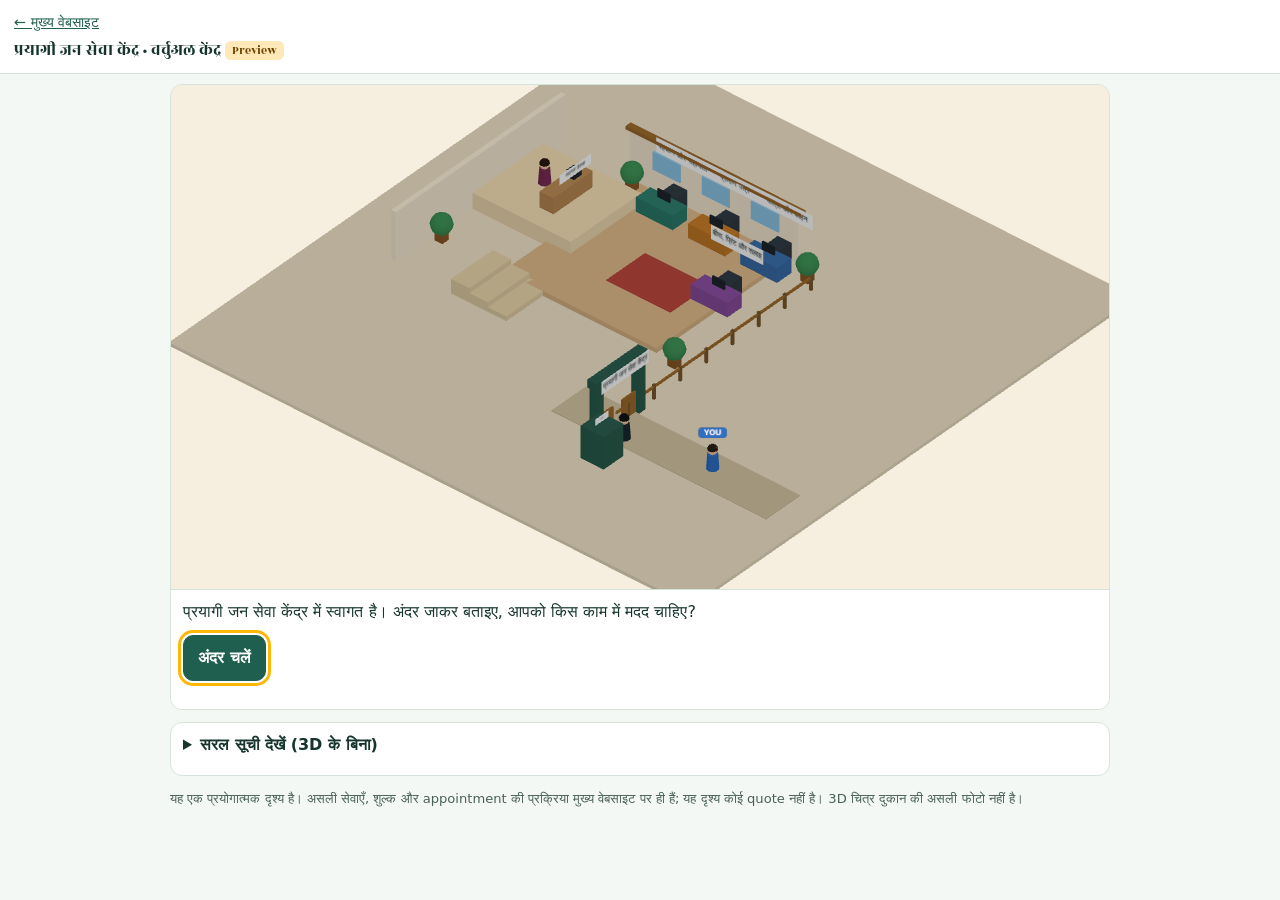
<file: 11-kendra.html>
<!DOCTYPE html><html lang="hi"><head><meta charset="utf-8"><meta http-equiv="Content-Security-Policy" content="default-src 'none'; base-uri 'none'; object-src 'none'; script-src 'self'; style-src 'self'; img-src 'self' data: blob:; font-src 'self'; connect-src 'none'; frame-src 'none'; form-action 'none'"><meta name="referrer" content="no-referrer"><meta name="viewport" content="width=device-width,initial-scale=1"><title>वर्चुअल केंद्र (Preview) | प्रयागी जन सेवा केंद्र</title><meta name="robots" content="noindex"><link rel="icon" href="assets/favicon.png"><link rel="stylesheet" href="kendra.css"></head><body>
<header class="top"><a class="back" href="index.html">← मुख्य वेबसाइट</a><h1>प्रयागी जन सेवा केंद्र · वर्चुअल केंद्र <span class="tag">Preview</span></h1></header>
<main>
<section id="stage" aria-label="3D केंद्र दृश्य"><canvas id="scene" role="img" aria-label="केंद्र का 3D चित्र: गेट, स्वागत डेस्क और चार सेवा डेस्क"></canvas>
<div id="card" class="card" role="region" aria-live="polite" aria-label="मार्गदर्शन"><p>लोड हो रहा है…</p></div></section>
<details id="plain-wrap"><summary>सरल सूची देखें (3D के बिना)</summary><div id="plain"></div><p class="note">शुल्क और शर्तें इस दृश्य में नहीं दिखाई गई हैं। शुल्क मुख्य वेबसाइट पर देखें। Appointment request है, पक्की booking नहीं।</p><a class="opt primary" href="index.html#booking">Appointment request भेजें</a></details>
<p class="note">यह एक प्रयोगात्मक दृश्य है। असली सेवाएँ, शुल्क और appointment की प्रक्रिया मुख्य वेबसाइट पर ही हैं; यह दृश्य कोई quote नहीं है। 3D चित्र दुकान की असली फोटो नहीं है।</p>
</main>
<noscript><p class="note">3D दृश्य के लिए JavaScript चाहिए। <a href="index.html#services">मुख्य पेज की सेवाएँ देखें</a>।</p></noscript>
<script src="kendra-3d.js"></script></body></html>
</file>
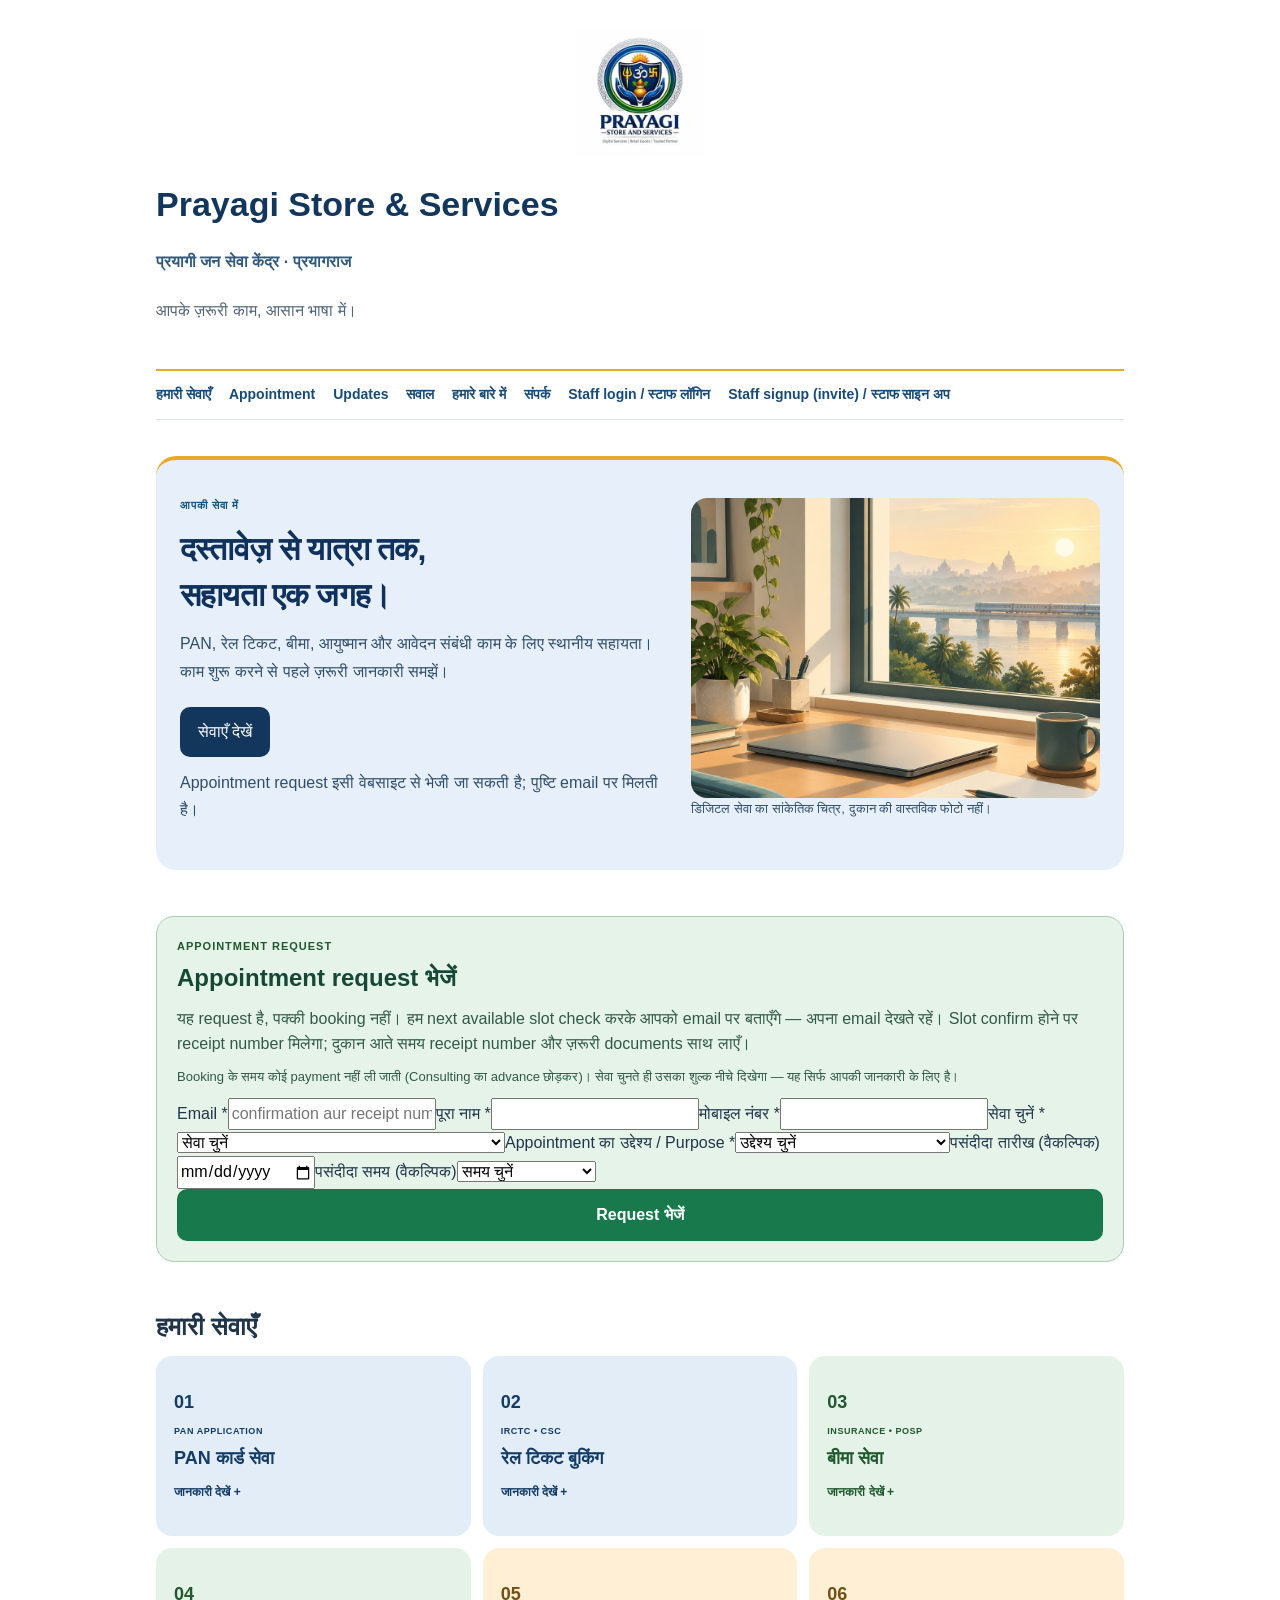
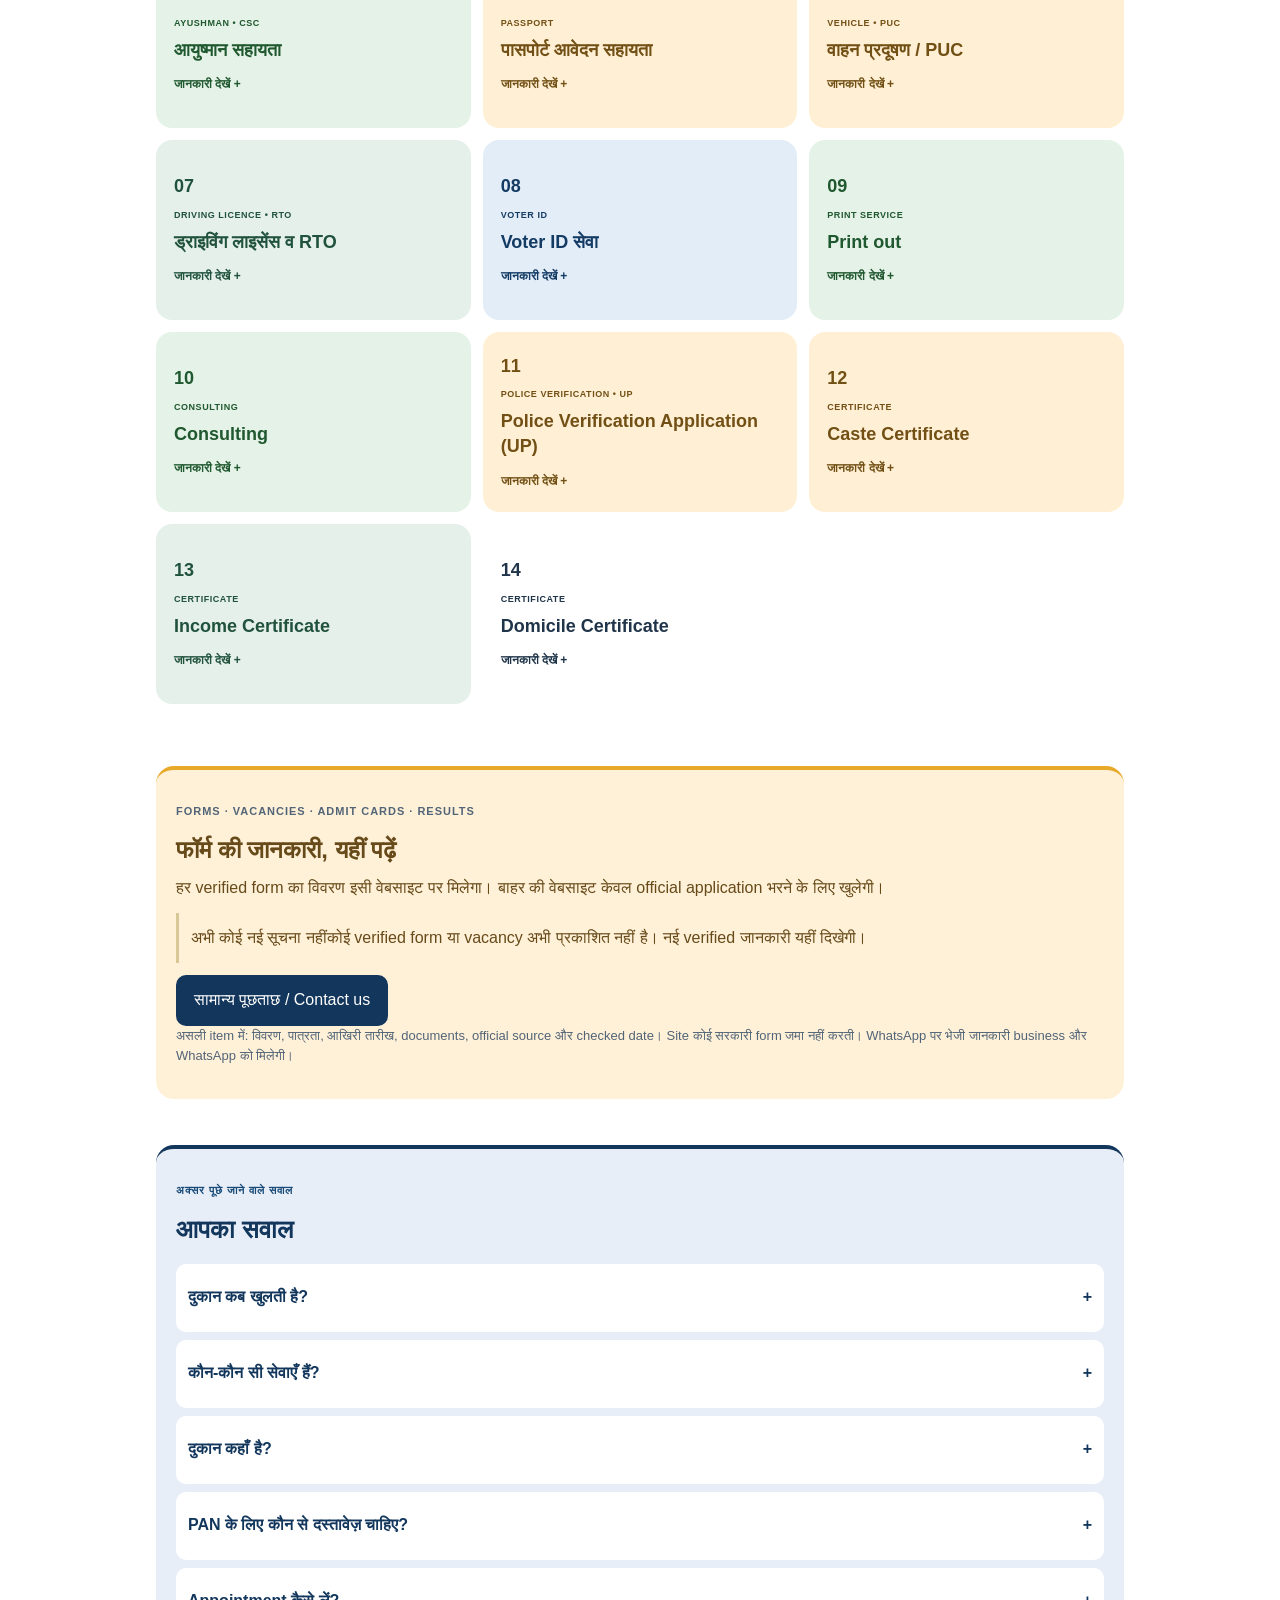
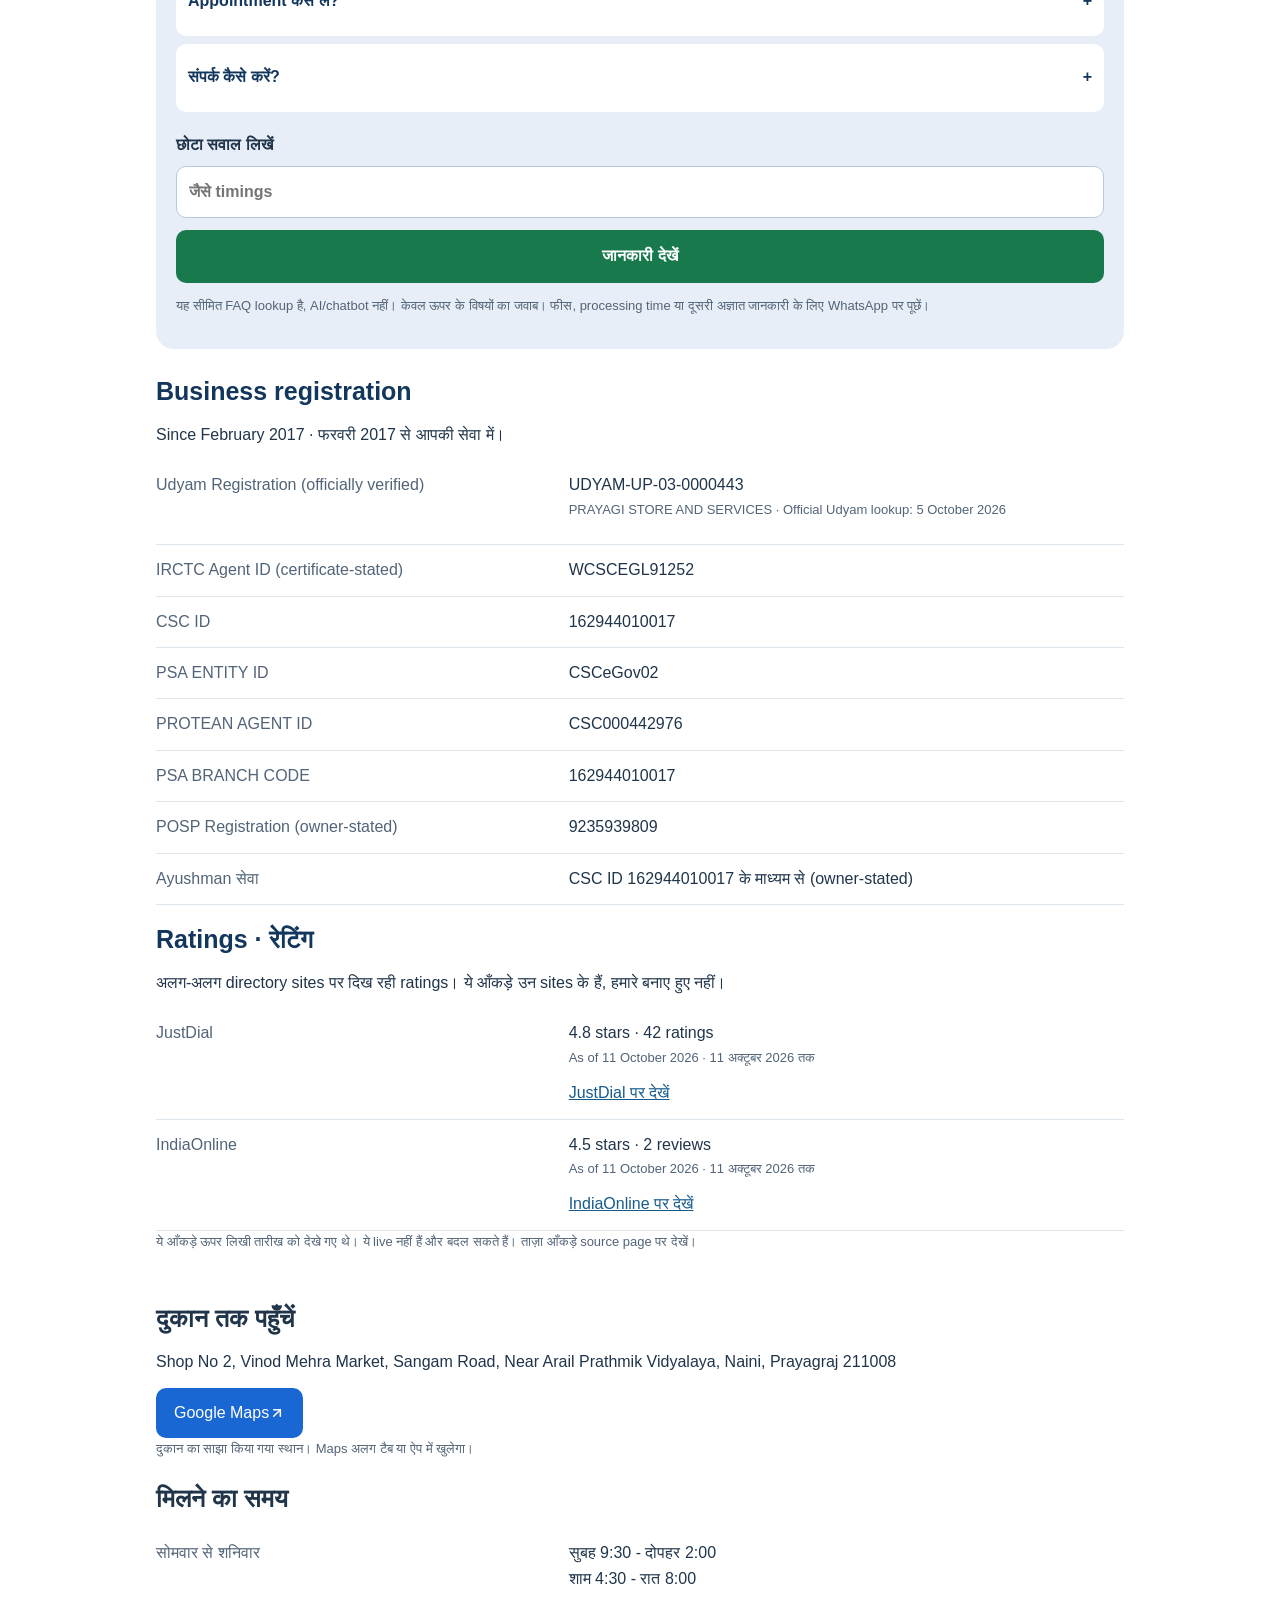
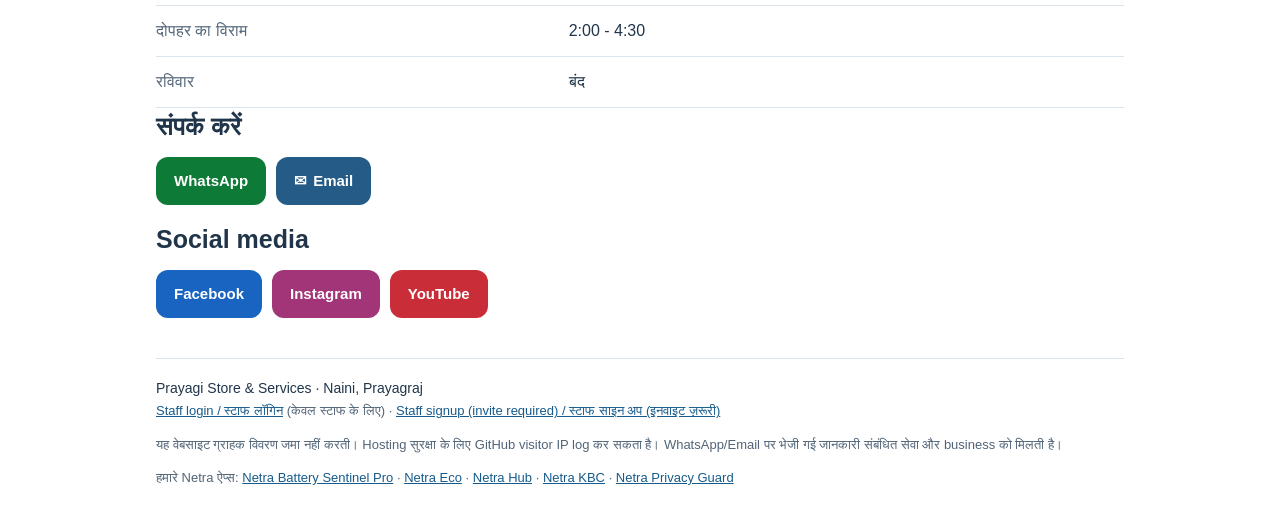
<file: 4-index.html>
<!DOCTYPE html><html lang="hi"><head><meta charset="utf-8"><meta http-equiv="Content-Security-Policy" content="default-src 'none'; base-uri 'none'; object-src 'none'; script-src 'self' 'sha256-hbqXRr2MvXiGx2ZPAmOgm7twTEFFdlBFjDLwfsPpuHk=' 'sha256-YQt3/llrWUERXRYRYka+cNlNDUpbzXOJsg461jwoRqw='; style-src 'self' 'unsafe-inline'; img-src 'self' data: https:; font-src 'self'; media-src 'self'; connect-src 'self' https://script.google.com https://script.googleusercontent.com; frame-src https://docs.google.com; form-action https://docs.google.com; upgrade-insecure-requests"><meta name="referrer" content="strict-origin-when-cross-origin"><meta name="viewport" content="width=device-width, initial-scale=1"><title>Prayagi Store &amp; Services | प्रयागी जन सेवा केंद्र</title><meta name="description" content="Naini, Prayagraj में PAN, रेल टिकट, बीमा और डिजिटल सेवाओं की सहायता।"><meta name="theme-color" content="#12365c"><meta name='google-site-verification' content='6j0rgipkCEy4Jbs9om1lA-62OjVJSrMNdxbhM_F-uvM' /><meta property="og:title" content="Prayagi Store &amp; Services | प्रयागी जन सेवा केंद्र"><meta property="og:description" content="Naini, Prayagraj में PAN, रेल टिकट, बीमा और डिजिटल सेवाओं की सहायता।"><meta property="og:type" content="website"><meta property="og:url" content="https://prayagi-store-and-services.github.io/"><meta property="og:image" content="https://prayagi-store-and-services.github.io/assets/logo.jpg"><meta property="og:locale" content="hi_IN"><link rel="icon" href="assets/favicon.png"><style>:root{--ds-page:#fff;--ds-ink:#20354a;--ds-ink-2:#526477;--ds-hairline:#dce5ec;--ds-teal:#187a4c}*{box-sizing:border-box}body{margin:0;background:#edf2f8;font-family:Arial,"Noto Sans Devanagari",sans-serif;color:#20354a;line-height:1.65}main{width:min(1040px,100%);margin:auto;padding:28px 36px;background:white;display:flex;flex-direction:column;gap:24px}h1,h2,h3,p{margin:0 0 12px}h1{font-size:34px;line-height:1.3;color:#12365c}h2{font-size:25px;line-height:1.45}h3{font-size:20px}p{line-height:1.7}.file-header{display:flex;flex-direction:column;gap:8px}.file-fact{font-weight:600;color:#315a7c}.file-intro{color:#526477}.file-group{margin:0 0 16px}.file-caption{font-size:13px;color:#526477;line-height:1.65}.file-facts{display:grid;margin:0}.file-facts>div{display:grid;grid-template-columns:1fr 1.4fr;gap:16px;border-bottom:1px solid #dce5ec;padding:12px 0}dt{color:#526477}dd{margin:0;white-space:pre-line;overflow-wrap:anywhere}.file-closing{border-top:1px solid #dce5ec;padding-top:18px;font-size:14px}.file-callout{border-left:3px solid #d8c797;padding:12px;margin:12px 0}.file-callout-title{font-weight:700}.file-button{display:inline-flex;align-items:center;justify-content:center;padding:12px 18px;background:#12365c;color:white;text-decoration:none;border:0;font:inherit;cursor:pointer}.file-link{color:#165b8c;text-decoration:underline}summary{list-style:none}summary::-webkit-details-marker{display:none}summary:after{content:'+';margin-left:auto;padding-left:10px}details[open]>summary:after{content:'−'}[hidden]{display:none!important}input,select,textarea,button{font:inherit}button:focus-visible,summary:focus-visible,a:focus-visible,input:focus-visible,textarea:focus-visible,select:focus-visible{outline:3px solid #e8a828;outline-offset:3px}a{overflow-wrap:anywhere}#booking,#services,#updates,#faq,#documents,#visit{scroll-margin-top:16px}@media(max-width:700px){main{padding:18px 20px;gap:18px}h1{font-size:27px}h2{font-size:23px}.file-facts>div{grid-template-columns:1fr 1.1fr;gap:10px;font-size:14px}}
html,body,#root{margin:0;min-height:100%}body{background:var(--ds-page)}
.draft-label{color:var(--ds-ink-2);font-size:11px;letter-spacing:.08em;margin-bottom:20px;font-weight:600}
.section-nav{display:flex;gap:24px;flex-wrap:wrap;border-top:1px solid var(--ds-hairline);border-bottom:1px solid var(--ds-hairline);margin-top:20px}
.section-nav a{display:flex;align-items:center;min-height:48px;color:var(--ds-ink);text-decoration:none;font-size:14px;font-weight:600}
.section-nav a:hover{text-decoration:underline}a:focus-visible,button:focus-visible{outline:2px solid var(--ds-teal);outline-offset:4px}
.hero{display:grid;grid-template-columns:1.2fr 1fr;gap:38px;align-items:center;padding:32px 0 12px}
.eyebrow{display:block;font-size:11px;letter-spacing:.09em;font-weight:600;color:var(--ds-ink-2);margin:12px 0}
.hero-copy h2{font-size:32px;line-height:1.45;letter-spacing:-.025em;margin:12px 0;color:var(--ds-ink)}
.hero-copy p{color:var(--ds-ink-2);font-size:16px;line-height:1.7;margin-bottom:22px}
.hero-copy .file-button{margin-bottom:12px}.hero-art img{width:100%;border-radius:16px;display:block;max-height:390px;object-fit:cover}.hero-art{min-width:0}
.services-grid{display:grid;grid-template-columns:repeat(3,1fr);gap:24px}.service{padding:8px 0 16px;border-top:2px solid var(--ds-hairline);min-width:0}.service-number{font-size:28px;color:var(--ds-teal);font-weight:600}.service h3{font-size:20px;margin:8px 0;font-weight:600;line-height:1.4}.service p{font-size:15px;line-height:1.7;color:var(--ds-ink-2)}.pan-list{margin-top:16px}#services,#documents,#about,#visit{scroll-margin-top:24px}#visit .file-facts{white-space:pre-line}
@media(max-width:700px){.hero{grid-template-columns:1fr;gap:20px;padding-top:24px}.hero-copy h2{font-size:27px}.hero-art img{height:230px;object-position:50% 50%}.services-grid{grid-template-columns:1fr;gap:12px}.service{padding:14px 0}.service-number{float:right;font-size:24px}.section-nav{gap:18px}.section-nav a{font-size:13px}.hero-art{margin-bottom:0}}

.social-links{display:flex;flex-wrap:wrap;gap:16px}.social-links a{min-height:44px;display:inline-flex;align-items:center}
.file-button{min-height:44px}
/* The owner's colourful business-site identity. */
.draft-label{margin-bottom:12px;color:#355879}.section-nav{margin-top:14px;gap:18px}.section-nav a{color:#174a79}.hero{background:#e9f4ff;border-radius:20px;padding:24px;margin-top:20px;gap:20px}.hero-copy h2{color:#103766}.hero-copy p{color:#304d6b}.hero-copy .eyebrow{color:#145582}.hero-art img{max-height:300px}.hero-art p{color:#304d6b}.booking-panel{padding:20px;border-radius:18px;background:#e1f5ed;border:1px solid #b4dfce;margin:22px 0}.booking-panel h2{margin:6px 0;font-size:24px;color:#164837}.booking-panel p{line-height:1.6;margin:10px 0;color:#315948}.booking-status{display:inline-block;background:#fff;color:#615943;border-radius:10px;padding:10px 12px;font-weight:600;font-size:13px;margin-bottom:10px}.booking-panel .eyebrow{color:#225b43;margin:0}.services-grid{grid-template-columns:repeat(3,1fr);gap:12px}.service{border:0;border-radius:16px;padding:0;overflow:hidden}.service-toggle{display:block;width:100%;background:none;border:0;padding:18px;text-align:left;color:inherit;cursor:pointer;font:inherit;min-height:148px}.service-toggle .service-h3{display:block;font-size:18px;font-weight:700;margin:7px 0;line-height:1.4}.service-toggle .eyebrow{font-size:9px;margin:6px 0;letter-spacing:.06em;color:inherit}.service-number{float:right;font-size:23px;color:inherit}.service-more{font-size:12px;font-weight:600}.service-detail{padding:0 18px 16px}.service-detail p{font-size:14px;margin:0 0 8px;color:inherit}.service-detail p:last-child{color:inherit}.tone-01{background:#e4edff;color:#174886}.tone-02{background:#deeffe;color:#165878}.tone-03{background:#e2f3e8;color:#246543}.tone-04{background:#fde6ee;color:#903a5c}.tone-05{background:#ede6ff;color:#664691}.tone-06{background:#fff0d8;color:#865321}.tone-07{background:#def4f2;color:#256968}.colourful-links{gap:10px}.colourful-links a{padding:12px 18px;border-radius:12px;text-decoration:none;color:white!important;font-size:15px;font-weight:600;min-height:48px;box-sizing:border-box}.colourful-links a[href*="wa.me"]{background:#0e7a38}.colourful-links a[href^="mailto"]{background:#245b87}.colourful-links a[href*="facebook"]{background:#1864c0}.colourful-links a[href*="instagram"]{background:#a23478}.colourful-links a[href*="youtube"]{background:#c92e38}#visit a[href*="google.com/maps"]{background:#1967d2!important;color:white!important;min-height:48px;border:0}.file-button{border-radius:10px;min-height:48px}#visit{padding-top:8px}#visit section{margin-bottom:16px}
@media(max-width:700px){.hero{padding:18px;grid-template-columns:1fr;gap:12px}.hero-copy h2{font-size:26px;margin:6px 0}.hero-copy p{font-size:15px;margin:8px 0 14px}.hero-art img{height:170px}.hero-art{display:none}.services-grid{grid-template-columns:repeat(2,minmax(0,1fr));gap:10px}.service-toggle{padding:13px;min-height:154px}.service-toggle .service-h3{font-size:17px}.service-number{font-size:19px}.service-detail{padding:0 13px 14px}.service-detail p{font-size:13px}.section-nav{gap:14px}.section-nav a{font-size:12px}.booking-panel{margin:16px 0;padding:18px}.colourful-links a{width:100%;justify-content:center}.draft-label{font-size:10px}}
@media(prefers-reduced-motion:reduce){*{scroll-behavior:auto!important}}
.enquiry-panel{margin-top:18px;background:white;border-radius:14px;padding:16px}.enquiry-panel h3{margin:0;font-size:20px}.enquiry-panel form{display:grid;gap:14px}.enquiry-panel label{display:grid;gap:6px;font-size:14px;font-weight:600}.enquiry-panel input,.enquiry-panel select,.enquiry-panel textarea{box-sizing:border-box;width:100%;min-width:0;border:1px solid #bad4c8;border-radius:9px;padding:12px;font:inherit;font-size:16px;background:#fff;color:#203f32;min-height:48px}.prepare-button,.wa-open{display:flex;justify-content:center;align-items:center;border:0;border-radius:10px;background:#187a4c;color:#fff;padding:13px 16px;min-height:48px;font:inherit;font-weight:600;text-decoration:none;box-sizing:border-box;cursor:pointer}.request-preview{margin-top:16px;border-top:1px solid #b4dfce;padding-top:8px}.request-preview pre{white-space:pre-wrap;overflow-wrap:anywhere;font-family:inherit;font-size:13px;line-height:1.6;background:#eef7f2;padding:12px;border-radius:8px}.request-preview .wa-open{margin-top:10px}.updates-panel{background:#fff3d9;border-radius:18px;padding:20px;margin:22px 0;color:#674a19}.updates-panel h2{font-size:24px;margin:8px 0}.updates-panel p{line-height:1.6}.status-key{display:flex;gap:8px;flex-wrap:wrap;margin:14px 0}.status-key span{padding:8px;border-radius:8px;font-size:12px;font-weight:600;background:#e1f5e6;color:#216141}.status-key span:nth-child(2){background:#ffe2ba;color:#854a0b}.status-key span:nth-child(3){background:#e6e6eb;color:#53536b}.service-number{float:none;display:block;font-size:18px;margin-bottom:6px}.service-toggle .eyebrow{overflow-wrap:anywhere}.hero{margin-top:12px}.section-nav{margin-top:8px}
.brand-logo{display:flex;justify-content:center;margin-bottom:10px}.brand-logo img{width:150px;height:150px;object-fit:contain}.hero{background:#e7f0fa;border-top:4px solid #e8a828}.hero-copy h2{color:#10315b}.booking-panel{background:#e5f3e8;border-color:#aacdb2}.updates-panel{background:#fff1d8;border-top:4px solid #e8a828}.tone-01,.tone-02{background:#e3edf8;color:#133b64}.tone-03,.tone-04{background:#e4f2e7;color:#20582f}.tone-05,.tone-06{background:#fff0d5;color:#725015}.tone-07{background:#e5f0eb;color:#20523c}.hero .file-button{background:#12365c;color:white;border:0}.section-nav{border-top:2px solid #e8a828}.booking-panel .eyebrow{color:#20582f}@media(max-width:700px){.brand-logo{justify-content:flex-start}.brand-logo img{width:110px;height:110px}.hero{margin-top:12px}}
.file-card{gap:22px!important}.file-header{gap:10px}.file-header h1{color:#13365c}.draft-label{margin-bottom:0}.brand-logo{margin:0}.request-disclosure summary{min-height:48px;display:flex;align-items:center;padding:4px 12px;background:#186b3c;color:#fff;border-radius:10px;font-weight:600;cursor:pointer}.request-disclosure{margin-top:12px}.request-disclosure[open] summary{background:#134e2d}#visit .file-caption{margin-bottom:20px}
@media(max-width:700px){.file-card{gap:18px!important}.file-header h1{font-size:27px}.section-nav{gap:8px 16px;margin:0}.section-nav a{min-height:44px}.hero{margin-top:0}.brand-logo{justify-content:center}.brand-logo img{width:115px;height:115px}.booking-panel{margin:0}.file-header{gap:8px}}
.faq-panel{padding:20px;background:#e8eef7;border-radius:18px;border-top:4px solid #12365c}.faq-panel h2{color:#12365c;margin:8px 0 16px}.faq-panel details{padding:12px;background:#fff;margin:8px 0;border-radius:10px}.faq-panel summary{min-height:44px;cursor:pointer;display:flex;align-items:center;font-weight:600;color:#12365c}.faq-panel p{line-height:1.7}.faq-panel form{display:grid;gap:12px;margin:20px 0 12px}.faq-panel label{display:grid;gap:8px;font-weight:600}.faq-panel input{box-sizing:border-box;width:100%;min-width:0;border:1px solid #b7c9dc;border-radius:10px;font:inherit;font-size:16px;min-height:48px;padding:12px}.faq-answer{padding:12px;background:white;border-radius:10px}.faq-panel .eyebrow{color:#174a79}.request-disclosure summary:after{content:' +';margin-left:auto;padding-left:8px}.request-disclosure[open] summary:after{content:' −'}
.file-card a.wa-open{color:white!important}.colourful-links a[href^="mailto"]{gap:6px}
main a.wa-open{color:white!important}.hero-copy .file-button{color:white}.faq-panel summary{justify-content:space-between}.request-disclosure summary:after{content:'+'}.request-disclosure[open] summary:after{content:'−'}.brand-logo img{width:130px;height:130px}.hero-art{max-width:100%}.file-header h1{font-family:Arial,sans-serif;font-weight:700}.services-grid .service-toggle{min-height:180px}#about h2{color:#12365c}.request-preview pre{font-size:14px}.section-nav{gap:10px 18px}#visit .file-button{color:white}.file-callout strong{display:block}form button{width:100%}.enquiry-panel input,.enquiry-panel textarea,.enquiry-panel select{border:1px solid #aacbb7}body .file-card{gap:24px!important}@media(max-width:700px){.services-grid .service-toggle{min-height:160px}.brand-logo img{width:110px;height:110px}body .file-card{gap:18px!important}}

.notice-template{margin:20px 0;background:#fff;border-radius:14px;padding:18px}.notice-template summary{font-weight:700;cursor:pointer;min-height:44px}.notice-content{padding-top:16px}.notice-actions{display:grid;gap:12px;margin:20px 0}.notice-actions button:disabled{background:#dae3e7;color:#536273;cursor:not-allowed}
.updates-panel a.file-button{color:#fff!important}.notice-template summary{color:#684600}.notice-template{border:1px solid #ead7b7}.notice-content .file-facts dd{overflow-wrap:anywhere}

.service-detail h4{margin:20px 0 10px;font-size:17px}.service-detail ul{padding-left:20px;line-height:1.7}.service-detail li{margin:9px 0}.document-match{margin-top:20px;padding:14px;background:#fff;border-left:3px solid #b58427;border-radius:6px}.document-match p{margin-bottom:8px}.insurance-choice{display:block;font-weight:700}.insurance-choice select{display:block;width:100%;min-height:48px;margin:10px 0;padding:10px;border:1px solid #98b6c4;border-radius:8px;background:#fff;color:#17395b}
.service:has(.service-toggle[aria-expanded="true"]){grid-column:1/-1}.service-detail{max-width:100%}.service-detail a{overflow-wrap:anywhere}

.certificate-gallery{margin:40px 0;padding:22px;background:#edf4fa;border-radius:18px;border-top:4px solid #17395b}.certificate-gallery article{background:#fff;padding:18px;border-radius:12px}.certificate-gallery summary{min-height:44px;font-weight:700;cursor:pointer;padding:12px 0}.certificate-image{display:block;width:100%;height:auto;margin:18px 0}.certificate-gallery p{line-height:1.65}

.drive-panel{background:#fff6e8;border-top:4px solid #e8a828;border-radius:18px;padding:20px;margin:22px 0;color:#5c4310}
.drive-panel h2{color:#7a4b06;margin:8px 0;font-size:26px}
.drive-panel h3{color:#7a4b06;margin:16px 0 8px;font-size:19px}
.drive-panel p{line-height:1.7}
.drive-panel .eyebrow{color:#8a5a12;margin:0}
.drive-docs{background:#fff;border-radius:12px;padding:6px 18px;margin:14px 0}
.drive-docs ul{margin:8px 0;padding-left:22px;line-height:1.7}
.drive-docs li{margin:8px 0}
.drive-video{width:100%;max-width:340px;border-radius:12px;display:block;margin:16px 0;background:#12365c}
.drive-panel form{display:grid;gap:12px;margin:14px 0}
.drive-panel label{display:grid;gap:6px;font-size:14px;font-weight:600}
.drive-panel input{box-sizing:border-box;width:100%;min-width:0;border:1px solid #d8c79a;border-radius:9px;padding:12px;font:inherit;font-size:16px;min-height:48px;background:#fff;color:#20354a}
.drive-panel .request-preview{margin-top:14px;border-top:1px solid #e8d5ac;padding-top:10px}
.drive-panel .request-preview pre{white-space:pre-wrap;overflow-wrap:anywhere;font-family:inherit;font-size:13px;line-height:1.6;background:#fff;padding:12px;border-radius:8px}
.drive-panel .request-preview .wa-open{display:flex;justify-content:center;align-items:center;border:0;border-radius:10px;background:#0e7a38;color:#fff;padding:13px 16px;min-height:48px;font:inherit;font-weight:600;text-decoration:none;box-sizing:border-box;margin:10px 0}
.drive-panel .file-button{background:#0e7a38;color:#fff;border-radius:10px}
@media(max-width:700px){.drive-panel{margin:16px 0;padding:18px}.drive-video{max-width:100%}}
.avail-grid{display:grid;grid-template-columns:repeat(auto-fill,minmax(130px,1fr));gap:10px;margin:12px 0}.avail-day{border:1px solid var(--ds-hairline);border-radius:10px;padding:10px;display:flex;flex-direction:column;gap:4px;font-size:13px}.avail-day.is-closed{background:#f3dede}.avail-day.has-booked{background:#fff1d6}.avail-day span{color:var(--ds-ink-2)}</style><style>.consulting-box{border:1px solid var(--ds-hairline);border-radius:12px;padding:16px;margin:12px 0;background:#f7f9fb}.upi-qr{display:block;width:180px;height:auto;margin:8px 0;border-radius:8px}.upi-id{font-size:1.05rem}</style></head><body><main class="file-card" data-width="fluid"><div class="brand-logo"><img alt="Prayagi Store and Services business logo" src="assets/logo.jpg"></div><header class="file-header"><h1 class="file-title">Prayagi Store &amp; Services</h1><p class="file-fact">प्रयागी जन सेवा केंद्र · प्रयागराज</p><p class="file-intro">आपके ज़रूरी काम, आसान भाषा में।</p></header><nav aria-label="Website sections" class="section-nav"><a data-drive href="#voter-drive">Voter Drive</a><a href="#services">हमारी सेवाएँ</a><a href="#booking">Appointment</a><a href="#updates">Updates</a><a href="#faq">सवाल</a><a href="#about">हमारे बारे में</a><a href="#visit">संपर्क</a><a href="/staff/">Staff login / स्टाफ लॉगिन</a><a href="/staff/#first-time">Staff signup (invite) / स्टाफ साइन अप</a></nav><section class="hero"><div class="hero-copy"><span class="eyebrow">आपकी सेवा में</span><h2>दस्तावेज़ से यात्रा तक,<br>सहायता एक जगह।</h2><p>PAN, रेल टिकट, बीमा, आयुष्मान और आवेदन संबंधी काम के लिए स्थानीय सहायता। काम शुरू करने से पहले ज़रूरी जानकारी समझें।</p><a class="file-button is-compact" href="#services">सेवाएँ देखें</a><p class="file-caption">Appointment request इसी वेबसाइट से भेजी जा सकती है; पुष्टि email पर मिलती है।</p></div><div class="hero-art"><img alt="डिजिटल सेवा केंद्र के विचार को दर्शाता एक चित्र: डेस्क, लैपटॉप और खिड़की के बाहर ट्रेन" src="assets/editorial.png"><p class="file-caption">डिजिटल सेवा का सांकेतिक चित्र, दुकान की वास्तविक फोटो नहीं।</p></div></section><section class="drive-panel" data-drive id="voter-drive"><span class="eyebrow">VOTER ID DRIVE · OCTOBER 2026</span><h2>Voter List से आपका नाम कट गया है?</h2><p>अब देर न करें। Prayagi Store &amp; Services पर Voter ID से जुड़ी विशेष Drive पूरे October 2026 तक चल रही है।</p><video class="drive-video" controls playsinline preload="metadata" poster="assets/voter-id-drive-poster.jpg" src="assets/voter-id-drive.mp4">आपका browser यह video नहीं चला सका। Voter ID Drive: Aadhaar Card और जन्म तारीख का एक प्रमाण लेकर Prayagi Store &amp; Services आएँ। Drive 31 October 2026 तक। Call: 9235939809</video><div class="drive-docs"><p><strong>📌 साथ लाएँ:</strong></p><ul><li>Aadhaar Card (अनिवार्य), और</li><li>जन्म तारीख का कोई एक प्रमाण: PAN Card / जन्म प्रमाण पत्र / High School Marksheet</li></ul></div><p>भीड़ से बचने के लिए जल्द से जल्द अपना काम करवाएँ।</p><p><a class="file-button" href="#booking">Drive के लिए appointment request भेजें</a></p><p class="file-caption">नीचे appointment form में सेवा "Voter ID सेवा" चुनें। यह request है, पक्की booking नहीं — slot की confirmation और receipt number आपके email पर भेजा जाएगा। दुकान आते समय receipt number और documents साथ लाएँ।</p><a class="file-button" href="https://wa.me/919235939809?text=%E0%A4%A8%E0%A4%AE%E0%A4%B8%E0%A5%8D%E0%A4%A4%E0%A5%87%2C%20%E0%A4%AE%E0%A5%81%E0%A4%9D%E0%A5%87%20Voter%20ID%20Drive%20%E0%A4%95%E0%A5%87%20%E0%A4%AC%E0%A4%BE%E0%A4%B0%E0%A5%87%20%E0%A4%AE%E0%A5%87%E0%A4%82%20%E0%A4%9C%E0%A4%BE%E0%A4%A8%E0%A4%95%E0%A4%BE%E0%A4%B0%E0%A5%80%20%E0%A4%9A%E0%A4%BE%E0%A4%B9%E0%A4%BF%E0%A4%8F%E0%A5%A4" rel="noopener noreferrer" target="_blank">WhatsApp करें · 9235939809</a><p class="file-caption">Drive 31 October 2026 तक है। Voter ID संबंधी काम दुकान पर होता है।</p></section><section class="booking-panel" id="availability" hidden><span class="eyebrow">AVAILABILITY</span><h2>उपलब्धता / Availability</h2><div id="availability-days" class="avail-grid"></div><p class="file-caption" id="availability-note">Loading...</p></section><section class="booking-panel" id="booking"><span class="eyebrow">APPOINTMENT REQUEST</span><h2>Appointment request भेजें</h2><p>यह request है, पक्की booking नहीं। हम next available slot check करके आपको email पर बताएँगे — अपना email देखते रहें। Slot confirm होने पर receipt number मिलेगा; दुकान आते समय receipt number और ज़रूरी documents साथ लाएँ।</p><p class="file-caption">Booking के समय कोई payment नहीं ली जाती (Consulting का advance छोड़कर)। सेवा चुनते ही उसका शुल्क नीचे दिखेगा — यह सिर्फ आपकी जानकारी के लिए है।</p><form id="booking-form" method="POST" action="https://docs.google.com/forms/d/e/1FAIpQLSeECvSKqN_YEMXNi8wYw5C-ciWBncktalBtYKeX6wr2adMUqQ/formResponse" target="hidden-submit"><label>Email *<input type="email" name="entry.1726033934" autocomplete="email" maxlength="80" required placeholder="confirmation aur receipt number इसी पर आएगा"></label><label>पूरा नाम *<input type="text" name="entry.1730561124" autocomplete="name" maxlength="80" pattern=".*\S.*" required></label><label>मोबाइल नंबर *<input autocomplete="tel" inputmode="tel" maxlength="20" name="entry.1074528770" pattern="(?:[0-9]{10}|\+91[0-9]{10}|91[0-9]{10})" required title="10 अंकों का मोबाइल या +91 के साथ 12 अंक" type="tel"></label><label>सेवा चुनें *<select id="booking-service" name="entry.1912405228" required><option selected value="">सेवा चुनें</option><option value="Voter ID सेवा">Voter ID सेवा — ₹50/application</option><option value="PAN कार्ड सेवा">PAN कार्ड सेवा — ₹150</option><option value="रेल टिकट बुकिंग">रेल टिकट बुकिंग — MRP + ₹20</option><option value="बीमा सेवा">बीमा सेवा — कोई extra charge नहीं</option><option>आयुष्मान सहायता</option><option value="पासपोर्ट आवेदन सहायता">पासपोर्ट आवेदन सहायता (normal) — कुल ₹2700</option><option value="वाहन प्रदूषण / PUC">वाहन प्रदूषण / PUC — printed price + ₹10</option><option value="ड्राइविंग लाइसेंस व RTO">ड्राइविंग लाइसेंस व RTO — ₹50-₹200</option><option>अन्य</option><option value="Print out">Print out — ₹10/page, ₹7/sheet F+B</option><option value="Consulting">Consulting — ₹200/30 min (advance ₹50)</option><option value="Police Verification Application (UP)">Police Verification Application (UP) — ₹100</option><option value="Caste Certificate">Caste Certificate — ₹100</option><option value="Income Certificate">Income Certificate — ₹100</option><option value="Domicile Certificate">Domicile Certificate — ₹100</option></select></label><p class="file-caption" hidden id="charge-note"></p><div class="consulting-box" hidden id="consulting-box"><strong>Consulting: advance ₹50 अभी, बाकी दुकान पर</strong><p>Consulting 30 मिनट की होती है, शुल्क ₹200। Request भेजने के बाद advance ₹50 नीचे दिए UPI ID या QR से pay करें; बाकी ₹150 दुकान पर दें। Payment का screenshot prayagijanseva@gmail.com पर email करें — payment verify होने के बाद ही आपका slot confirm होगा।</p><p class="upi-id">UPI ID: <strong>9235939809@okbizaxis</strong> (Prayagi Store And Services)</p><img alt="Google Pay QR — Prayagi Store And Services, UPI ID 9235939809@okbizaxis" class="upi-qr" height="180" src="assets/upi-qr.jpg" width="180"></div><label>Appointment का उद्देश्य / Purpose *<select name="entry.778207140" required><option selected value="">उद्देश्य चुनें</option><option>नया आवेदन / नया काम</option><option>Correction / अपडेट</option><option>Document verification / जाँच</option><option>Consulting / जानकारी</option><option>अन्य</option></select></label><label>पसंदीदा तारीख (वैकल्पिक)<input id="pref-date" type="date"></label><label>पसंदीदा समय (वैकल्पिक)<select name="entry.1681235766"><option selected value="">समय चुनें</option><option>सुबह 9:30-10:30</option><option>सुबह 10:30-11:30</option><option>सुबह 11:30-12:30</option><option>दोपहर 12:30-2:00</option><option>शाम 4:30-5:30</option><option>शाम 5:30-6:30</option><option>शाम 6:30-8:00</option></select></label><input name="fvv" type="hidden" value="1"><input name="pageHistory" type="hidden" value="0"><input name="submissionTimestamp" type="hidden" value="-1"><input name="entry.2123927639_year" type="hidden"><input name="entry.2123927639_month" type="hidden"><input name="entry.2123927639_day" type="hidden"><button class="prepare-button" type="submit">Request भेजें</button></form><div class="request-preview" hidden id="booking-done"><h3>Request submit करने की कोशिश हो गई</h3><p>आपने request submit करने की कोशिश की है। यह page पुष्टि नहीं कर सकता कि request पहुँची या नहीं। Booking तभी मानी जाएगी जब slot confirm होकर आपको receipt number मिले। email देखते रहें। कुछ समय तक email न मिले तो दोबारा form भरने से पहले दुकान पर संपर्क करें, ताकि दो बार booking न बने। Confirm होने पर दुकान आते समय receipt number और ज़रूरी documents साथ लाएँ।</p></div><iframe name="hidden-submit" style="display:none" title="form submission"></iframe></section><div id="services"><section aria-labelledby="grp-visit" class="file-group"><h2 class="file-group-heading" id="grp-visit">हमारी सेवाएँ</h2><div class="services-grid"><article class="service tone-01"><button type="button" aria-controls="service-01" aria-expanded="false" class="service-toggle" data-service="01"><span class="service-number">01</span><span class="eyebrow">PAN APPLICATION</span><span class="service-h3">PAN कार्ड सेवा</span><span class="service-more">जानकारी देखें +</span></button><div class="service-detail" hidden id="service-01"><p>PAN आवेदन, दस्तावेज़ों की जानकारी और आवेदन में सहायता।</p><p class="file-caption"><strong>शुल्क: ₹150 (PAN apply)।</strong></p><p class="file-caption">पहचान, पता और जन्म तारीख का प्रमाण साथ रखें।</p><h4>दस्तावेज़ तैयार रखें</h4><ul><li>पहचान: आधार, वोटर ID, ड्राइविंग लाइसेंस, पासपोर्ट या फोटो वाला राशन कार्ड।</li><li>पता: आधार, वोटर ID, ड्राइविंग लाइसेंस, पासपोर्ट; या बिजली/पानी/गैस बिल या बैंक स्टेटमेंट (3 महीने से पुराने नहीं); या पते वाली पोस्ट ऑफिस पासबुक।</li><li>जन्म तारीख: जन्म तारीख वाला वोटर ID, ड्राइविंग लाइसेंस या पासपोर्ट; 10वीं मार्कशीट/सर्टिफिकेट या जन्म प्रमाण पत्र।</li></ul><p class="file-caption">यह पूरी सूची नहीं। आधार को जन्म तारीख के प्रमाण की सूची में नहीं रखा गया है। 1 अक्टूबर 2023 या बाद जन्मे व्यक्ति के लिए स्रोत जन्म प्रमाण पत्र अनिवार्य बताता है।</p><a href="https://tinpan.proteantech.in/services/pan/documents-form_93-form_94.html" target="_blank" rel="noopener noreferrer">Protean की पूरी सूची देखें</a><div class="document-match"><strong>आने से पहले दस्तावेज़ मिलाएँ</strong><p>नाम, पिता का नाम, जहाँ लागू हो माता का नाम और जन्म तारीख सभी documents में ठीक एक जैसी होनी चाहिए। कोई अंतर हो तो पहले business से पूछें।</p><p class="file-caption">दुकान की तैयारी सलाह। संवेदनशील documents इस website form में न डालें।</p></div></div></article><article class="service tone-02"><button type="button" aria-controls="service-02" aria-expanded="false" class="service-toggle" data-service="02"><span class="service-number">02</span><span class="eyebrow">IRCTC • CSC</span><span class="service-h3">रेल टिकट बुकिंग</span><span class="service-more">जानकारी देखें +</span></button><div class="service-detail" hidden id="service-02"><p>CSC के माध्यम से IRCTC रेल ई-टिकट बुकिंग सेवा।</p><p class="file-caption">दस्तावेज़ सूची: Unavailable — दुकान पर पूछें।</p><p class="file-caption"><strong>शुल्क: ticket के MRP के अलावा ₹20 extra।</strong></p><p class="file-caption">उपलब्धता और लागू बुकिंग नियमों के अनुसार।</p><div class="document-match"><strong>आने से पहले दस्तावेज़ मिलाएँ</strong><p>नाम, पिता का नाम, जहाँ लागू हो माता का नाम और जन्म तारीख सभी documents में ठीक एक जैसी होनी चाहिए। कोई अंतर हो तो पहले business से पूछें।</p><p class="file-caption">दुकान की तैयारी सलाह। संवेदनशील documents इस website form में न डालें।</p></div></div></article><article class="service tone-03"><button type="button" aria-controls="service-03" aria-expanded="false" class="service-toggle" data-service="03"><span class="service-number">03</span><span class="eyebrow">INSURANCE • POSP</span><span class="service-h3">बीमा सेवा</span><span class="service-more">जानकारी देखें +</span></button><div class="service-detail" hidden id="service-03"><p>Turtlemint POSP के माध्यम से जीवन, स्वास्थ्य और वाहन सहित गैर-जीवन बीमा की जानकारी और सहायता।</p><p class="file-caption"><strong>शुल्क: कोई extra charge नहीं।</strong></p><p class="file-caption">पॉलिसी की शर्तें और कवरेज देखकर विकल्प चुनें।</p><h4>वाहन बीमा: किस प्रकार की policy?</h4><label class="insurance-choice">Policy चुनें<select data-insurance-choice><option value="">प्रकार चुनें</option><option value="third">Third-party</option><option value="comprehensive">Comprehensive</option></select></label><div data-insurance-docs hidden><h4>दुकान की तैयारी सूची (owner-stated)</h4><ul><li>वाहन की RC</li><li>वाहन मालिक का आधार कार्ड</li><li>वाहन मालिक का PAN कार्ड</li><li>एक फोटो की आवश्यकता हो सकती है</li><li data-previous-policy hidden>पिछली insurance policy</li></ul><p class="file-caption">ये documents माँगे जा सकते हैं; पक्का नहीं कि हर document माँगा जाएगा। Insurer और policy के अनुसार सूची बदल सकती है। पहले पुष्टि करें।</p></div><div class="document-match"><strong>आने से पहले दस्तावेज़ मिलाएँ</strong><p>नाम, पिता का नाम, जहाँ लागू हो माता का नाम और जन्म तारीख सभी documents में ठीक एक जैसी होनी चाहिए। कोई अंतर हो तो पहले business से पूछें।</p><p class="file-caption">दुकान की तैयारी सलाह। संवेदनशील documents इस website form में न डालें।</p></div></div></article><article class="service tone-04"><button type="button" aria-controls="service-04" aria-expanded="false" class="service-toggle" data-service="04"><span class="service-number">04</span><span class="eyebrow">AYUSHMAN • CSC</span><span class="service-h3">आयुष्मान सहायता</span><span class="service-more">जानकारी देखें +</span></button><div class="service-detail" hidden id="service-04"><p>CSC के माध्यम से आयुष्मान संबंधी सेवा और प्रक्रिया में सहायता।</p><p class="file-caption">दस्तावेज़ सूची: Unavailable — दुकान पर पूछें।</p><p class="file-caption"><strong>शुल्क: दुकान पर पूछें।</strong></p><p class="file-caption">लागू पात्रता और दस्तावेज़ों के अनुसार।</p><h4>Eligibility check के लिए साथ लाएँ</h4><p>दुकान की तैयारी सूची (owner-stated): आधार कार्ड या राशन कार्ड में से कम से कम एक document लाना ज़रूरी है। Eligibility मिलने की गारंटी नहीं; जाँच के बाद बताया जाएगा।</p><div class="document-match"><strong>आने से पहले दस्तावेज़ मिलाएँ</strong><p>नाम, पिता का नाम, जहाँ लागू हो माता का नाम और जन्म तारीख सभी documents में ठीक एक जैसी होनी चाहिए। कोई अंतर हो तो पहले business से पूछें।</p><p class="file-caption">दुकान की तैयारी सलाह। संवेदनशील documents इस website form में न डालें।</p></div></div></article><article class="service tone-05"><button type="button" aria-controls="service-05" aria-expanded="false" class="service-toggle" data-service="05"><span class="service-number">05</span><span class="eyebrow">PASSPORT</span><span class="service-h3">पासपोर्ट आवेदन सहायता</span><span class="service-more">जानकारी देखें +</span></button><div class="service-detail" hidden id="service-05"><p>पासपोर्ट सेवा की सुविधा और आवेदन प्रक्रिया में सहायता उपलब्ध है।</p><p class="file-caption">दस्तावेज़ सूची: Unavailable — दुकान पर पूछें।</p><p class="file-caption"><strong>शुल्क: कुल ₹2700 (normal application; इसमें ₹2500 government fees शामिल है; tatkal नहीं)।</strong></p><p class="file-caption">सरकारी प्रक्रिया और आवश्यक दस्तावेज़ लागू होंगे।</p><h4>दुकान की तैयारी सूची (owner-stated)</h4><p>दुकान ने नीचे की तैयारी सूची दी है। इसे सरकारी अनिवार्य सूची न मानें। आवेदन से पहले अपनी category के लिए Passport Seva Document Advisor और दुकान से पुष्टि करें।</p><ul><li>दुकान की सलाह: आने से पहले नया e-Aadhaar download करें, 15 दिन से पुराना न हो। बाद में update हुए आधार की पुरानी copy से आवेदन में mismatch हो सकता है। यह दुकान की तैयारी सलाह है, सरकारी 15-day rule नहीं।</li><li>एक फोटो। PSK/POPSK में photo की आवश्यकता नहीं बताई गई है; दुकान की सहायता के लिए पहले पूछें।</li><li>Non-ECR के लिए High School या उससे ऊपर की marksheet/pass certificate, यदि शिक्षा के आधार पर category चुन रहे हों। अन्य Non-ECR categories भी हैं।</li><li>ECR में apply करने पर दुकान की सूची में marksheet नहीं माँगी गई है; अपने case की पुष्टि करें।</li><li>Voter ID: optional।</li><li>PAN: दुकान ने साथ लाना ज़रूरी बताया है, लेकिन Passport Seva booklet में PAN "if available" है।</li><li>एक family member की details। Form में माँगी गई family details अलग से जाँचें।</li><li>एक emergency contact: दुकान ने non-blood relation बताया है। सरकारी booklet में ऐसा restriction नहीं मिला; पहले पुष्टि करें।</li></ul><p class="file-caption">Official guidance: address, जन्म तारीख और लागू Non-ECR proof case के अनुसार चाहिए। Matriculation केवल एक Non-ECR eligibility route है, सबके लिए नहीं।</p><a href="https://passportindia.gov.in/AppOnlineProject/docAdvisor/attachmentAdvFreshInp" target="_blank" rel="noopener noreferrer">Passport Seva Document Advisor</a><div class="document-match"><strong>आने से पहले दस्तावेज़ मिलाएँ</strong><p>नाम, पिता का नाम, जहाँ लागू हो माता का नाम और जन्म तारीख सभी documents में ठीक एक जैसी होनी चाहिए। कोई अंतर हो तो पहले business से पूछें।</p><p class="file-caption">दुकान की तैयारी सलाह। संवेदनशील documents इस website form में न डालें।</p></div></div></article><article class="service tone-06"><button type="button" aria-controls="service-06" aria-expanded="false" class="service-toggle" data-service="06"><span class="service-number">06</span><span class="eyebrow">VEHICLE • PUC</span><span class="service-h3">वाहन प्रदूषण / PUC</span><span class="service-more">जानकारी देखें +</span></button><div class="service-detail" hidden id="service-06"><p>वाहन के प्रदूषण प्रमाण पत्र संबंधी सहायता उपलब्ध है।</p><p class="file-caption">दस्तावेज़ सूची: Unavailable — दुकान पर पूछें।</p><p class="file-caption"><strong>शुल्क: printed price के अलावा ₹10 अतिरिक्त।</strong></p><p class="file-caption">वाहन और लागू प्रक्रिया की जानकारी लेकर संपर्क करें।</p><div class="document-match"><strong>आने से पहले दस्तावेज़ मिलाएँ</strong><p>नाम, पिता का नाम, जहाँ लागू हो माता का नाम और जन्म तारीख सभी documents में ठीक एक जैसी होनी चाहिए। कोई अंतर हो तो पहले business से पूछें।</p><p class="file-caption">दुकान की तैयारी सलाह। संवेदनशील documents इस website form में न डालें।</p></div></div></article><article class="service tone-07"><button type="button" aria-controls="service-07" aria-expanded="false" class="service-toggle" data-service="07"><span class="service-number">07</span><span class="eyebrow">DRIVING LICENCE • RTO</span><span class="service-h3">ड्राइविंग लाइसेंस व RTO</span><span class="service-more">जानकारी देखें +</span></button><div class="service-detail" hidden id="service-07"><p>ड्राइविंग लाइसेंस बनवाने और अधिकांश RTO-संबंधी काम में सहायता।</p><p class="file-caption">दस्तावेज़ सूची: Unavailable — दुकान पर पूछें।</p><p class="file-caption"><strong>शुल्क: ₹50 से ₹200 तक (government fees अलग; काम की जटिलता के अनुसार)।</strong></p><p class="file-caption">अपने काम का विवरण बताकर उपलब्ध सुविधा पूछें।</p><div class="document-match"><strong>आने से पहले दस्तावेज़ मिलाएँ</strong><p>नाम, पिता का नाम, जहाँ लागू हो माता का नाम और जन्म तारीख सभी documents में ठीक एक जैसी होनी चाहिए। कोई अंतर हो तो पहले business से पूछें।</p><p class="file-caption">दुकान की तैयारी सलाह। संवेदनशील documents इस website form में न डालें।</p></div></div></article><article class="service tone-01"><button type="button" aria-controls="service-08" aria-expanded="false" class="service-toggle" data-service="08"><span class="service-number">08</span><span class="eyebrow">VOTER ID</span><span class="service-h3">Voter ID सेवा</span><span class="service-more">जानकारी देखें +</span></button><div class="service-detail" hidden id="service-08"><p>Voter ID से जुड़े कामों में सहायता। Voter List से नाम कटने समेत Voter ID संबंधी काम दुकान पर करवाएँ।</p><p class="file-caption"><strong>शुल्क: ₹50 प्रति application।</strong></p><p class="file-caption">October 2026 में Voter ID Drive चल रही है। <a data-drive href="#voter-drive">Drive की जानकारी और appointment request</a></p><h4>साथ लाएँ</h4><ul><li>Aadhaar Card (अनिवार्य), और</li><li>जन्म तारीख का कोई एक प्रमाण: PAN Card / जन्म प्रमाण पत्र / High School Marksheet</li></ul><p class="file-caption">यह सूची दुकान की Drive सूचना से है। Voter ID के नियम बदल सकते हैं; आने से पहले दुकान से पुष्टि करें।</p><div class="document-match"><strong>आने से पहले दस्तावेज़ मिलाएँ</strong><p>नाम, पिता का नाम, जहाँ लागू हो माता का नाम और जन्म तारीख सभी documents में ठीक एक जैसी होनी चाहिए। कोई अंतर हो तो पहले business से पूछें।</p><p class="file-caption">दुकान की तैयारी सलाह। संवेदनशील documents इस website form में न डालें।</p></div></div></article><article class="service tone-03"><button type="button" aria-controls="service-09" aria-expanded="false" class="service-toggle" data-service="09"><span class="service-number">09</span><span class="eyebrow">PRINT SERVICE</span><span class="service-h3">Print out</span><span class="service-more">जानकारी देखें +</span></button><div class="service-detail" hidden id="service-09"><p>Document, PDF और photo की printing।</p><p class="file-caption"><strong>शुल्क: Black &amp; White ₹10 प्रति पेज; Front+Back ₹7 प्रति शीट (2 sheet = ₹14, 3 = ₹21); एक तरफा ₹10 प्रति पेज।</strong></p><p class="file-caption">Print करवाने के लिए document/PDF/photo WhatsApp पर भेजें।</p></div></article><article class="service tone-04"><button type="button" aria-controls="service-10" aria-expanded="false" class="service-toggle" data-service="10"><span class="service-number">10</span><span class="eyebrow">CONSULTING</span><span class="service-h3">Consulting</span><span class="service-more">जानकारी देखें +</span></button><div class="service-detail" hidden id="service-10"><p>काम, दस्तावेज़ या प्रक्रिया पर 30 मिनट की व्यक्तिगत consulting।</p><p class="file-caption"><strong>शुल्क: ₹200 / 30 मिनट — advance ₹50, बाकी ₹150 दुकान पर।</strong></p><p class="file-caption">Advance की payment verify होने पर ही slot confirm होता है।</p></div></article><article class="service tone-05"><button type="button" aria-controls="service-11" aria-expanded="false" class="service-toggle" data-service="11"><span class="service-number">11</span><span class="eyebrow">POLICE VERIFICATION • UP</span><span class="service-h3">Police Verification Application (UP)</span><span class="service-more">जानकारी देखें +</span></button><div class="service-detail" hidden id="service-11"><p>उत्तर प्रदेश के Police Verification का आवेदन भरने में सहायता उपलब्ध है।</p><p class="file-caption">दस्तावेज़ सूची: Unavailable — दुकान पर पूछें।</p><p class="file-caption"><strong>शुल्क: ₹100।</strong></p><p class="file-caption">Appointment form में सेवा "Police Verification Application (UP)" चुनें। यह request है, पक्की booking नहीं। संवेदनशील documents इस website form में न डालें।</p></div></article><article class="service tone-06"><button type="button" aria-controls="service-12" aria-expanded="false" class="service-toggle" data-service="12"><span class="service-number">12</span><span class="eyebrow">CERTIFICATE</span><span class="service-h3">Caste Certificate</span><span class="service-more">जानकारी देखें +</span></button><div class="service-detail" hidden id="service-12"><p>Caste Certificate के आवेदन में सहायता उपलब्ध है।</p><p class="file-caption">दस्तावेज़ सूची: Unavailable — दुकान पर पूछें।</p><p class="file-caption"><strong>शुल्क: ₹100।</strong></p><p class="file-caption">Appointment form में सेवा "Caste Certificate" चुनें। यह request है, पक्की booking नहीं। संवेदनशील documents इस website form में न डालें।</p></div></article><article class="service tone-07"><button type="button" aria-controls="service-13" aria-expanded="false" class="service-toggle" data-service="13"><span class="service-number">13</span><span class="eyebrow">CERTIFICATE</span><span class="service-h3">Income Certificate</span><span class="service-more">जानकारी देखें +</span></button><div class="service-detail" hidden id="service-13"><p>Income Certificate के आवेदन में सहायता उपलब्ध है।</p><p class="file-caption">दस्तावेज़ सूची: Unavailable — दुकान पर पूछें।</p><p class="file-caption"><strong>शुल्क: ₹100।</strong></p><p class="file-caption">Appointment form में सेवा "Income Certificate" चुनें। यह request है, पक्की booking नहीं। संवेदनशील documents इस website form में न डालें।</p></div></article><article class="service tone-08"><button type="button" aria-controls="service-14" aria-expanded="false" class="service-toggle" data-service="14"><span class="service-number">14</span><span class="eyebrow">CERTIFICATE</span><span class="service-h3">Domicile Certificate</span><span class="service-more">जानकारी देखें +</span></button><div class="service-detail" hidden id="service-14"><p>Domicile Certificate के आवेदन में सहायता उपलब्ध है।</p><p class="file-caption">दस्तावेज़ सूची: Unavailable — दुकान पर पूछें।</p><p class="file-caption"><strong>शुल्क: ₹100।</strong></p><p class="file-caption">Appointment form में सेवा "Domicile Certificate" चुनें। यह request है, पक्की booking नहीं। संवेदनशील documents इस website form में न डालें।</p></div></article></div></section></div><section class="updates-panel" id="updates"><span class="eyebrow">FORMS · VACANCIES · ADMIT CARDS · RESULTS</span><h2>फॉर्म की जानकारी, यहीं पढ़ें</h2><p>हर verified form का विवरण इसी वेबसाइट पर मिलेगा। बाहर की वेबसाइट केवल official application भरने के लिए खुलेगी।</p><div class="file-callout file-bar" data-tone="note"><span class="file-strong">अभी कोई नई सूचना नहीं</span><span>कोई verified form या vacancy अभी प्रकाशित नहीं है। नई verified जानकारी यहीं दिखेगी।</span></div><a class="file-button is-compact" href="#booking">सामान्य पूछताछ / Contact us</a><p class="file-caption">असली item में: विवरण, पात्रता, आखिरी तारीख, documents, official source और checked date। Site कोई सरकारी form जमा नहीं करती। WhatsApp पर भेजी जानकारी business और WhatsApp को मिलेगी।</p></section><section class="faq-panel" id="faq"><span class="eyebrow">अक्सर पूछे जाने वाले सवाल</span><h2>आपका सवाल</h2><details><summary aria-label="दुकान कब खुलती है? - जवाब खोलें">दुकान कब खुलती है?</summary><p>सोमवार से शनिवार: सुबह 9:30 से दोपहर 2:00 और शाम 4:30 से रात 8:00। दोपहर 2:00 से 4:30 विराम। रविवार बंद।</p></details><details><summary aria-label="कौन-कौन सी सेवाएँ हैं? - जवाब खोलें">कौन-कौन सी सेवाएँ हैं?</summary><p>PAN, CSC रेल टिकट, बीमा, आयुष्मान सहायता, पासपोर्ट आवेदन सहायता, वाहन प्रदूषण/PUC संबंधी सहायता, ड्राइविंग लाइसेंस और RTO संबंधी सहायता।</p></details><details><summary aria-label="दुकान कहाँ है? - जवाब खोलें">दुकान कहाँ है?</summary><p>Shop No 2, Vinod Mehra Market, Sangam Road, Near Arail Prathmik Vidyalaya, Naini, Prayagraj 211008। संपर्क सेक्शन का Google Maps बटन owner की साझा की गई shop location खोलता है।</p></details><details><summary aria-label="PAN के लिए कौन से दस्तावेज़ चाहिए? - जवाब खोलें">PAN के लिए कौन से दस्तावेज़ चाहिए?</summary><p>पहचान, पता और जन्म तारीख का प्रमाण तैयार रखें। ऊपर सेवाएँ सेक्शन में "PAN कार्ड सेवा" खोलें — वहीं दस्तावेज़ों की सूची और Protean की पूरी सूची का link है। आवेदन से पहले पूरी सूची जाँचें।</p></details><details><summary aria-label="Appointment कैसे लें? - जवाब खोलें">Appointment कैसे लें?</summary><p>ऊपर appointment request form में email, नाम, मोबाइल, सेवा और काम का उद्देश्य भरकर request भेजें। हम next available slot check करके आपको email पर बताएँगे — अपना email देखते रहें। Slot confirm होने पर receipt number मिलेगा; दुकान आते समय receipt number और ज़रूरी documents साथ लाएँ।</p></details><details><summary aria-label="संपर्क कैसे करें? - जवाब खोलें">संपर्क कैसे करें?</summary><p>हरे WhatsApp बटन से business से बात करें। Email बटन आपके mail app में business email खोलता है। Facebook, Instagram और YouTube links संपर्क सेक्शन में हैं।</p></details><form data-form="faq"><label>छोटा सवाल लिखें<input type="text" maxlength="250" placeholder="जैसे timings" required value=""></label><button class="prepare-button" type="submit">जानकारी देखें</button></form><p class="file-caption">यह सीमित FAQ lookup है, AI/chatbot नहीं। केवल ऊपर के विषयों का जवाब। फीस, processing time या दूसरी अज्ञात जानकारी के लिए WhatsApp पर पूछें।</p><div class="faq-answer" hidden role="status"></div></section><div id="about"><section class="file-group"><h2>Business registration</h2><p class="file-p">Since February 2017 · फरवरी 2017 से आपकी सेवा में।</p><dl class="file-facts"><div><dt>Udyam Registration (officially verified)</dt><dd>UDYAM-UP-03-0000443<p class="file-caption">PRAYAGI STORE AND SERVICES · Official Udyam lookup: 5 October 2026</p></dd></div><div><dt>IRCTC Agent ID (certificate-stated)</dt><dd>WCSCEGL91252</dd></div><div><dt>CSC ID</dt><dd>162944010017</dd></div><div><dt>PSA ENTITY ID</dt><dd>CSCeGov02</dd></div><div><dt>PROTEAN AGENT ID</dt><dd>CSC000442976</dd></div><div><dt>PSA BRANCH CODE</dt><dd>162944010017</dd></div><div><dt>POSP Registration (owner-stated)</dt><dd>9235939809</dd></div><div><dt>Ayushman सेवा</dt><dd>CSC ID 162944010017 के माध्यम से (owner-stated)</dd></div></dl></section><section aria-labelledby="ratings-h" class="file-group" id="ratings"><h2 id="ratings-h">Ratings · रेटिंग</h2><p class="file-p">अलग-अलग directory sites पर दिख रही ratings। ये आँकड़े उन sites के हैं, हमारे बनाए हुए नहीं।</p><dl class="file-facts"><div><dt>JustDial</dt><dd>4.8 stars · 42 ratings<p class="file-caption">As of 11 October 2026 · 11 अक्टूबर 2026 तक</p><a class="file-link" href="https://www.justdial.com/Allahabad/Prayagi-Store-and-Services-In-Front-Of-Arail-Primary-Prathmik-School-Naini/0532PX532-X532-231106104100-E4X3_BZDET" rel="noopener noreferrer" target="_blank">JustDial पर देखें</a></dd></div><div><dt>IndiaOnline</dt><dd>4.5 stars · 2 reviews<p class="file-caption">As of 11 October 2026 · 11 अक्टूबर 2026 तक</p><a class="file-link" href="https://www.indiaonline.in/prayagraj/business/prayagi-store-and-services-66772" rel="noopener noreferrer" target="_blank">IndiaOnline पर देखें</a></dd></div></dl><p class="file-caption">ये आँकड़े ऊपर लिखी तारीख को देखे गए थे। ये live नहीं हैं और बदल सकते हैं। ताज़ा आँकड़े source page पर देखें।</p></section></div><div id="visit"><section aria-labelledby="grp-services" class="file-group"><h2 class="file-group-heading" id="grp-services">दुकान तक पहुँचें</h2><p class="file-p">Shop No 2, Vinod Mehra Market, Sangam Road, Near Arail Prathmik Vidyalaya, Naini, Prayagraj 211008</p><a class="file-button" data-variant="primary" href="https://www.google.com/maps/search/?api=1&amp;query=25.416621%2C81.878152" rel="noopener noreferrer" target="_blank"><span>Google Maps</span><svg aria-hidden="true" class="lucide lucide-arrow-up-right" fill="none" height="16" stroke="currentColor" stroke-linecap="round" stroke-linejoin="round" stroke-width="2.25" viewbox="0 0 24 24" width="16" xmlns="http://www.w3.org/2000/svg"><path d="M7 7h10v10"></path><path d="M7 17 17 7"></path></svg></a><p class="file-caption">दुकान का साझा किया गया स्थान। Maps अलग टैब या ऐप में खुलेगा।</p></section><section aria-labelledby="grp-booking" class="file-group"><h2 class="file-group-heading" id="grp-booking">मिलने का समय</h2><dl class="file-facts"><div><dt>सोमवार से शनिवार</dt><dd>सुबह 9:30 - दोपहर 2:00
शाम 4:30 - रात 8:00</dd></div><div><dt>दोपहर का विराम</dt><dd>2:00 - 4:30</dd></div><div><dt>रविवार</dt><dd>बंद</dd></div></dl><section aria-labelledby="grp-updates" class="file-group"><h2 class="file-group-label" id="grp-updates">संपर्क करें</h2><div class="social-links colourful-links"><a class="file-link" href="https://wa.me/919235939809?text=%E0%A4%A8%E0%A4%AE%E0%A4%B8%E0%A5%8D%E0%A4%A4%E0%A5%87%2C+%E0%A4%AE%E0%A5%81%E0%A4%9D%E0%A5%87+Prayagi+Store+%26+Services+%E0%A4%95%E0%A5%80+%E0%A4%B8%E0%A5%87%E0%A4%B5%E0%A4%BE%E0%A4%93%E0%A4%82+%E0%A4%95%E0%A5%87+%E0%A4%AC%E0%A4%BE%E0%A4%B0%E0%A5%87+%E0%A4%AE%E0%A5%87%E0%A4%82+%E0%A4%9C%E0%A4%BE%E0%A4%A8%E0%A4%95%E0%A4%BE%E0%A4%B0%E0%A5%80+%E0%A4%9A%E0%A4%BE%E0%A4%B9%E0%A4%BF%E0%A4%8F%E0%A5%A4" rel="noopener noreferrer" target="_blank">WhatsApp</a><a class="file-link" href="mailto:prayagijanseva@gmail.com" rel="noopener noreferrer" target="_blank"><span aria-hidden="true">✉</span> Email</a></div></section><section aria-labelledby="grp-faq" class="file-group"><h2 class="file-group-label" id="grp-faq">Social media</h2><div class="social-links colourful-links"><a class="file-link" href="https://www.facebook.com/share/1C2ZaFy9uY/" rel="noopener noreferrer" target="_blank">Facebook</a><a class="file-link" href="https://www.instagram.com/prayagijanseva/" rel="noopener noreferrer" target="_blank">Instagram</a><a class="file-link" href="https://www.youtube.com/@Prayagijanseva" rel="noopener noreferrer" target="_blank">YouTube</a></div></section></section></div><footer class="file-closing">Prayagi Store &amp; Services · Naini, Prayagraj<p class="file-caption"><a class="file-link" href="/staff/">Staff login / स्टाफ लॉगिन</a> (केवल स्टाफ के लिए) · <a class="file-link" href="/staff/#first-time">Staff signup (invite required) / स्टाफ साइन अप (इनवाइट ज़रूरी)</a></p><p class="file-caption">यह वेबसाइट ग्राहक विवरण जमा नहीं करती। Hosting सुरक्षा के लिए GitHub visitor IP log कर सकता है। WhatsApp/Email पर भेजी गई जानकारी संबंधित सेवा और business को मिलती है।</p><p class="file-caption">हमारे Netra ऐप्स: <a class="file-link" href="https://prayagi-store-and-services.github.io/-Battery-Sentinel-Pro-Netra/" rel="noopener noreferrer">Netra Battery Sentinel Pro</a> · <a class="file-link" href="https://prayagi-store-and-services.github.io/netra-eco/" rel="noopener noreferrer">Netra Eco</a> · <a class="file-link" href="https://prayagi-store-and-services.github.io/netra-hub/" rel="noopener noreferrer">Netra Hub</a> · <a class="file-link" href="https://prayagi-store-and-services.github.io/KBC/" rel="noopener noreferrer">Netra KBC</a> · <a class="file-link" href="https://prayagi-store-and-services.github.io/prayagi-Privacy-/" rel="noopener noreferrer">Netra Privacy Guard</a></p></footer></main><script>
(function(){var cutoff=new Date('2026-11-01T00:00:00+05:30').getTime();if(Date.now()>=cutoff){document.querySelectorAll('[data-drive]').forEach(function(el){el.hidden=true;});}})();

const faqData = [{"q": "दुकान कब खुलती है?", "aliases": ["timings", "opening hours", "समय", "दुकान का समय"], "a": "सोमवार से शनिवार: सुबह 9:30 से दोपहर 2:00 और शाम 4:30 से रात 8:00। दोपहर 2:00 से 4:30 विराम। रविवार बंद।"}, {"q": "कौन-कौन सी सेवाएँ हैं?", "aliases": ["services", "सेवाएँ", "services available"], "a": "PAN, CSC रेल टिकट, बीमा, आयुष्मान सहायता, पासपोर्ट आवेदन सहायता, वाहन प्रदूषण/PUC संबंधी सहायता, ड्राइविंग लाइसेंस और RTO संबंधी सहायता, Print out और Consulting।"}, {"q": "दुकान कहाँ है?", "aliases": ["location", "address", "दुकान की लोकेशन"], "a": "Shop No 2, Vinod Mehra Market, Sangam Road, Near Arail Prathmik Vidyalaya, Naini, Prayagraj 211008। संपर्क सेक्शन का Google Maps बटन owner की साझा की गई shop location खोलता है।"}, {"q": "PAN के लिए कौन से दस्तावेज़ चाहिए?", "aliases": ["pan documents", "pan दस्तावेज़"], "a": "पहचान, पता और जन्म तारीख का प्रमाण तैयार रखें। ऊपर सेवाएँ सेक्शन में 'PAN कार्ड सेवा' खोलें — वहीं दस्तावेज़ों की सूची और Protean की पूरी सूची का link है। आवेदन से पहले पूरी सूची जाँचें।"}, {"q": "Appointment कैसे लें?", "aliases": ["appointment", "booking", "appointment request"], "a": "ऊपर appointment request form में email, नाम, मोबाइल, सेवा और काम का उद्देश्य भरकर request भेजें। हम next available slot check करके आपको email पर बताएँगे — अपना email देखते रहें। Slot confirm होने पर receipt number मिलेगा; दुकान आते समय receipt number और ज़रूरी documents साथ लाएँ।"}, {"q": "संपर्क कैसे करें?", "aliases": ["contact", "email", "whatsapp", "संपर्क"], "a": "हरे WhatsApp बटन से business से बात करें। Email बटन आपके mail app में business email खोलता है। Facebook, Instagram और YouTube links संपर्क सेक्शन में हैं।"}];
const normalise=s=>s.trim().toLowerCase().replace(/[?？।]/g,'');
const whatsapp = document.querySelector('#visit a[href*="wa.me"]').href;
function greenLink(text){const a=document.createElement('a');a.href=whatsapp;a.className='wa-open';a.target='_blank';a.rel='noopener noreferrer';a.textContent=text;return a;}
document.querySelectorAll('.service-toggle').forEach(button=>button.addEventListener('click',()=>{const open=button.getAttribute('aria-expanded')==='true';document.querySelectorAll('.service-toggle').forEach(b=>{b.setAttribute('aria-expanded','false');document.getElementById(b.getAttribute('aria-controls')).hidden=true;b.querySelector('.service-more').textContent='जानकारी देखें +';});if(!open){button.setAttribute('aria-expanded','true');document.getElementById(button.getAttribute('aria-controls')).hidden=false;button.querySelector('.service-more').textContent='बंद करें −';}}));
document.querySelector('[data-insurance-choice]').addEventListener('change',e=>{const value=e.currentTarget.value;document.querySelector('[data-insurance-docs]').hidden=!value;document.querySelector('[data-previous-policy]').hidden=value!=='comprehensive';});

document.querySelector('form[data-form="faq"]').addEventListener('submit',e=>{e.preventDefault();const q=e.currentTarget.querySelector('input').value;const n=normalise(q);const match=faqData.find(f=>[f.q,...f.aliases].some(a=>normalise(a)===n));const panel=document.querySelector('.faq-answer');panel.replaceChildren();const p=document.createElement('p');p.textContent=match?match.a:'यह जानकारी यहाँ उपलब्ध नहीं है। कृपया WhatsApp पर पूछें। Unavailable here, please ask on WhatsApp.';panel.append(p,greenLink('WhatsApp'));panel.hidden=false;panel.scrollIntoView({block:'nearest',behavior:'smooth'});});

const chargeNotes={'Voter ID सेवा':'शुल्क: ₹50 प्रति application।','PAN कार्ड सेवा':'शुल्क: ₹150 (PAN apply)।','रेल टिकट बुकिंग':'शुल्क: ticket के MRP के अलावा ₹20 extra।','बीमा सेवा':'कोई extra charge नहीं।','आयुष्मान सहायता':'शुल्क की जानकारी दुकान पर पूछें।','पासपोर्ट आवेदन सहायता':'कुल ₹2700 (normal application) — इसमें ₹2500 government fees शामिल है; अलग से कोई अतिरिक्त शुल्क नहीं।','वाहन प्रदूषण / PUC':'Printed price के अलावा ₹10 अतिरिक्त।','ड्राइविंग लाइसेंस व RTO':'शुल्क: ₹50 से ₹200 तक (government fees अलग) — काम की जटिलता के अनुसार।','अन्य':'Online form भरने का शुल्क: ₹100 से ₹200 तक (form के अनुसार; government fees अलग)।','Print out':'Black &amp; White ₹10 प्रति page; Front+Back ₹7 प्रति sheet (2 sheet = ₹14, 3 sheet = ₹21); एक तरफा print ₹10 प्रति page। Print करवाने के लिए document/PDF/photo WhatsApp पर भेजें।','Police Verification Application (UP)':'शुल्क: ₹100।','Caste Certificate':'शुल्क: ₹100।','Income Certificate':'शुल्क: ₹100।','Domicile Certificate':'शुल्क: ₹100।','Consulting':'₹200 / 30 मिनट — advance ₹50 अभी pay करें, बाकी ₹150 दुकान पर। नीचे UPI details देखें।'};
const serviceSelect=document.getElementById('booking-service');
const chargeNote=document.getElementById('charge-note');
const consultingBox=document.getElementById('consulting-box');
serviceSelect.addEventListener('change',()=>{const note=chargeNotes[serviceSelect.value]||'';chargeNote.textContent=note;chargeNote.hidden=!note;consultingBox.hidden=serviceSelect.value!=='Consulting';});
const bookingForm=document.getElementById('booking-form');
bookingForm.addEventListener('submit',()=>{const d=document.getElementById('pref-date').value;if(d){const parts=d.split('-');bookingForm.querySelector('input[name="entry.2123927639_year"]').value=parts[0];bookingForm.querySelector('input[name="entry.2123927639_month"]').value=parts[1];bookingForm.querySelector('input[name="entry.2123927639_day"]').value=parts[2];}bookingForm.hidden=true;document.getElementById('booking-done').hidden=false;});
</script><script>
/* Navratri look, 11-20 Oct 2026 (device date, no network). Red, orange and gold accents plus a short festive strip. */
(function(){
"use strict";
try{
var d=new Date(),k=d.getFullYear()*10000+(d.getMonth()+1)*100+d.getDate();
if(k<20261011||k>20261020)return;
var st=document.createElement("style");
st.textContent=":root{--accent:#F2C14E!important;--accent2:#FF8A00!important;--line:#6b2a1c!important;--ds-teal:#B71C1C!important}"+
 "#navratri-strip{background:linear-gradient(90deg,#B71C1C,#E65100,#F2C14E,#E65100,#B71C1C);color:#fff;text-align:center;font:600 14px/34px system-ui,sans-serif;letter-spacing:.04em;text-shadow:0 1px 2px rgba(0,0,0,.45)}";
document.head.appendChild(st);
var s=document.createElement("div");s.id="navratri-strip";s.textContent="Jay Mata Di  |  Shubh Navratri";
s.setAttribute("role","note");
(document.body||document.documentElement).insertBefore(s,(document.body||document.documentElement).firstChild);
}catch(e){}
})();
</script>
<script src="calendar.js"></script></body></html>
</file>
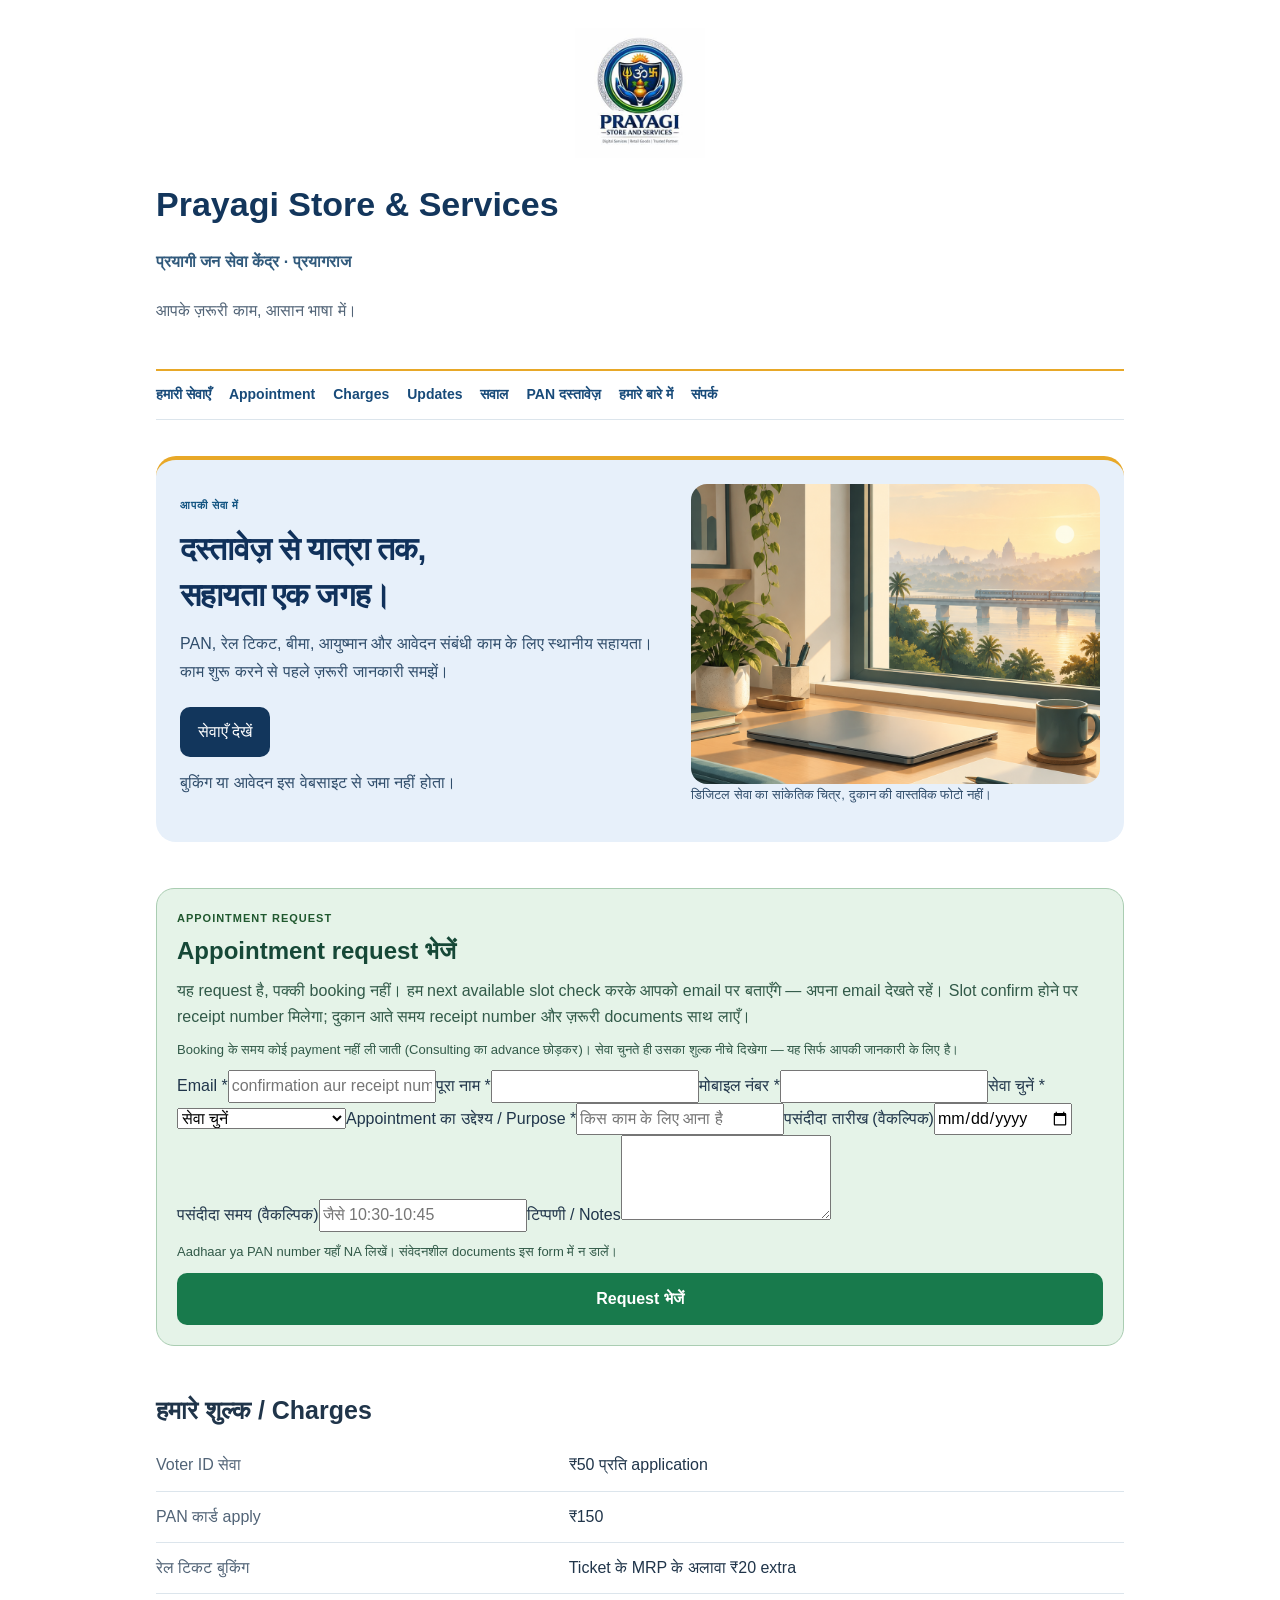
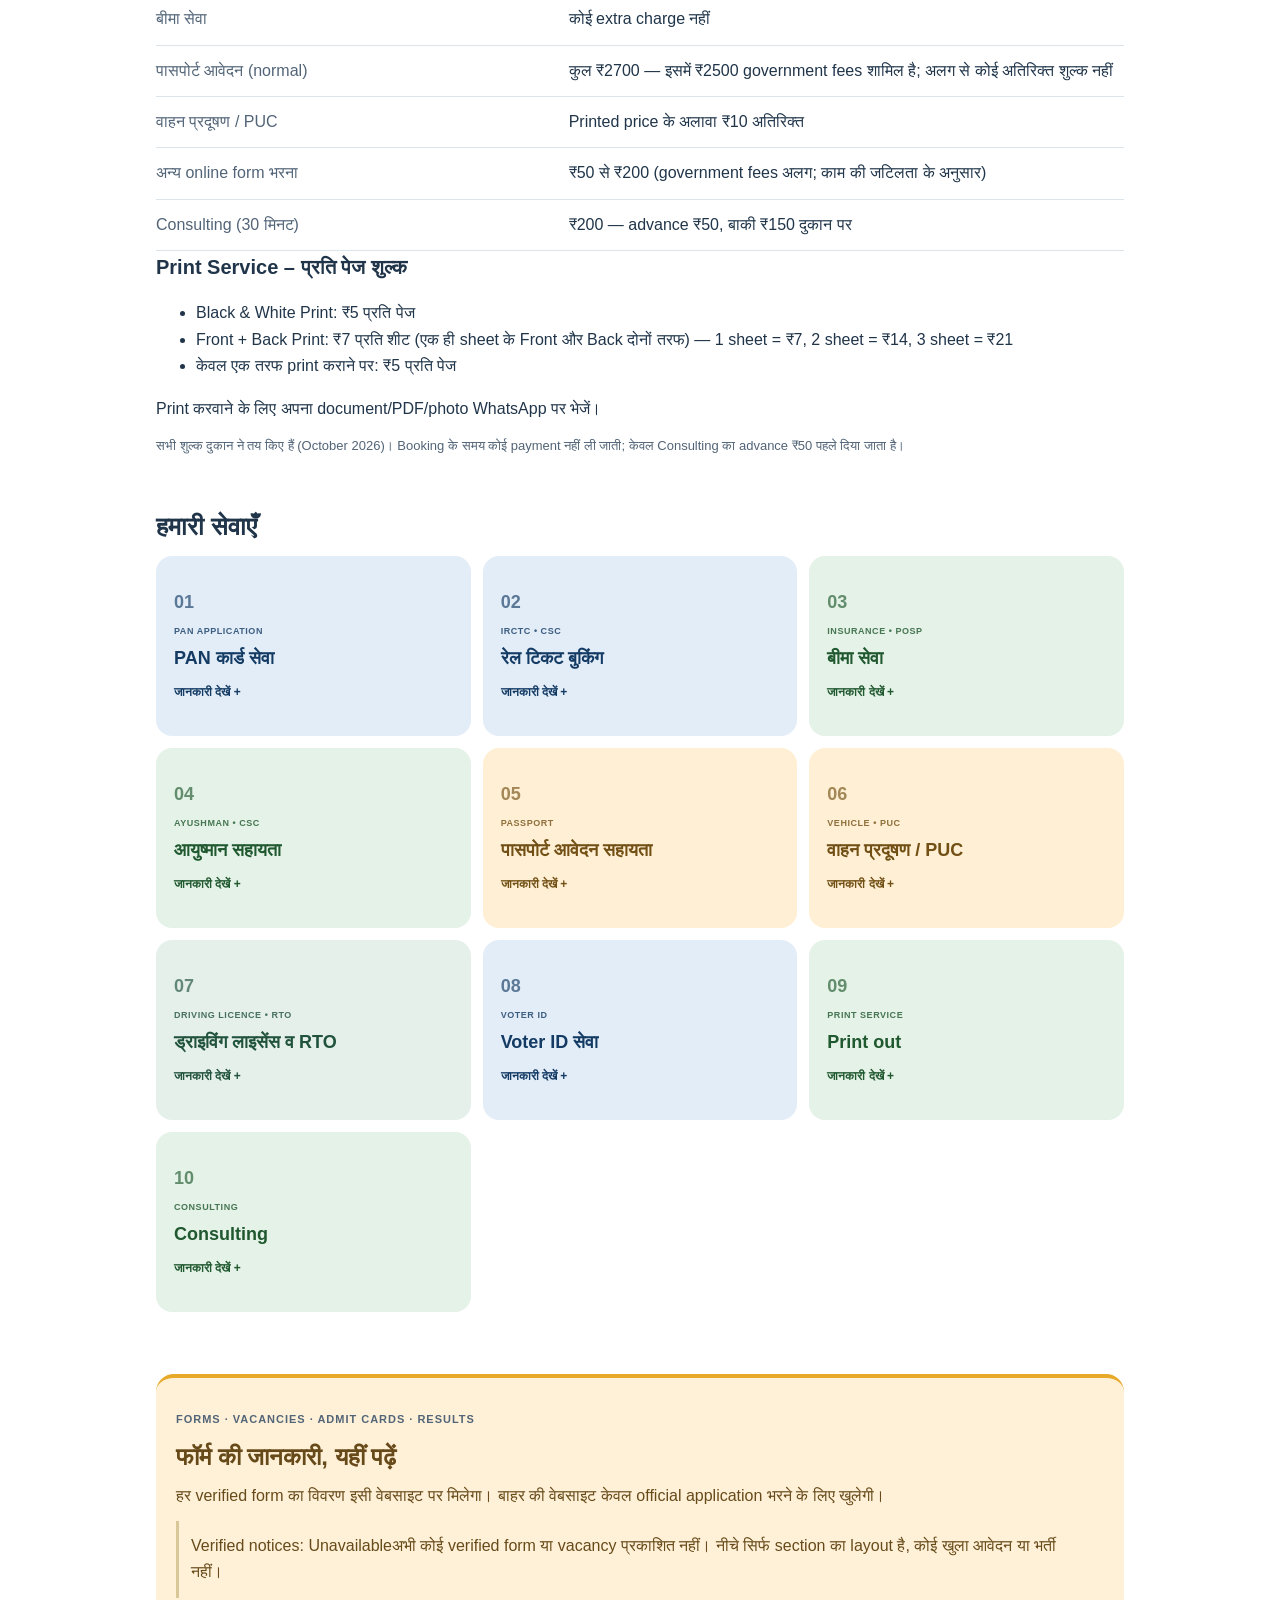
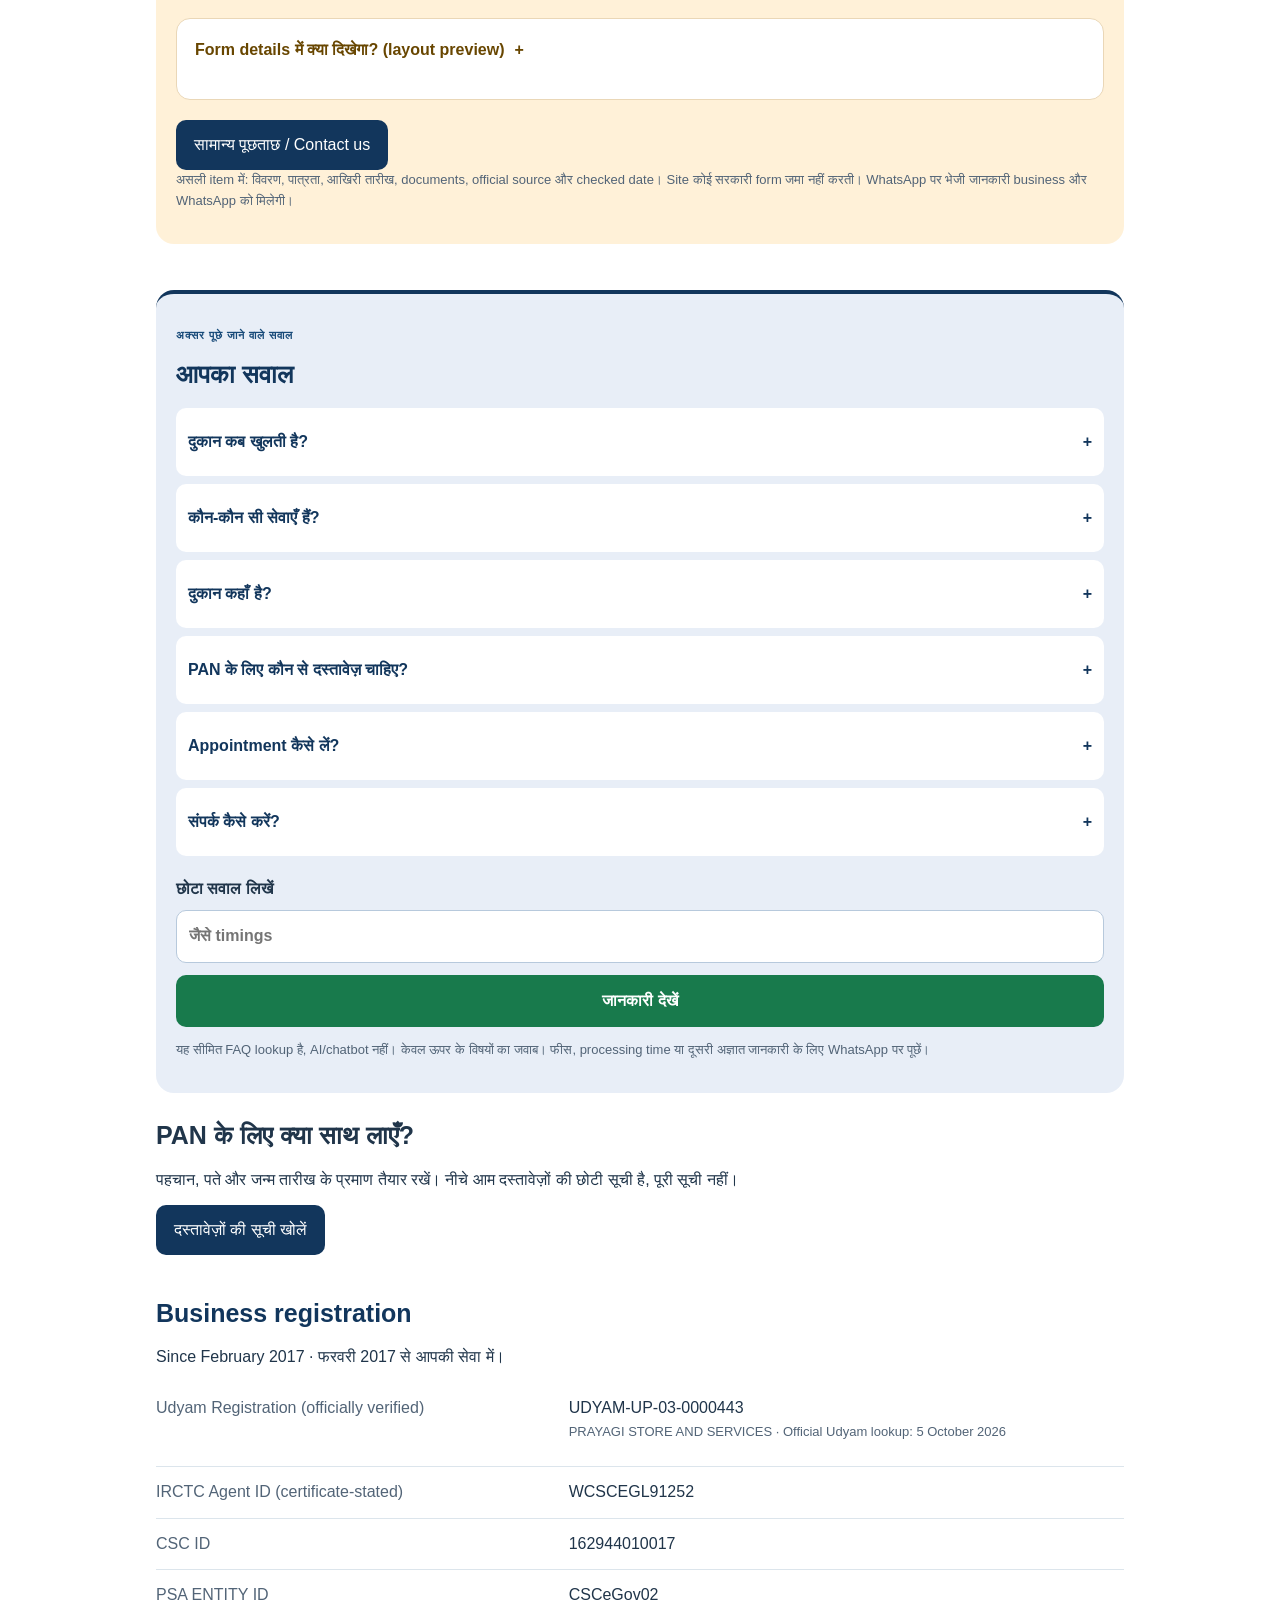
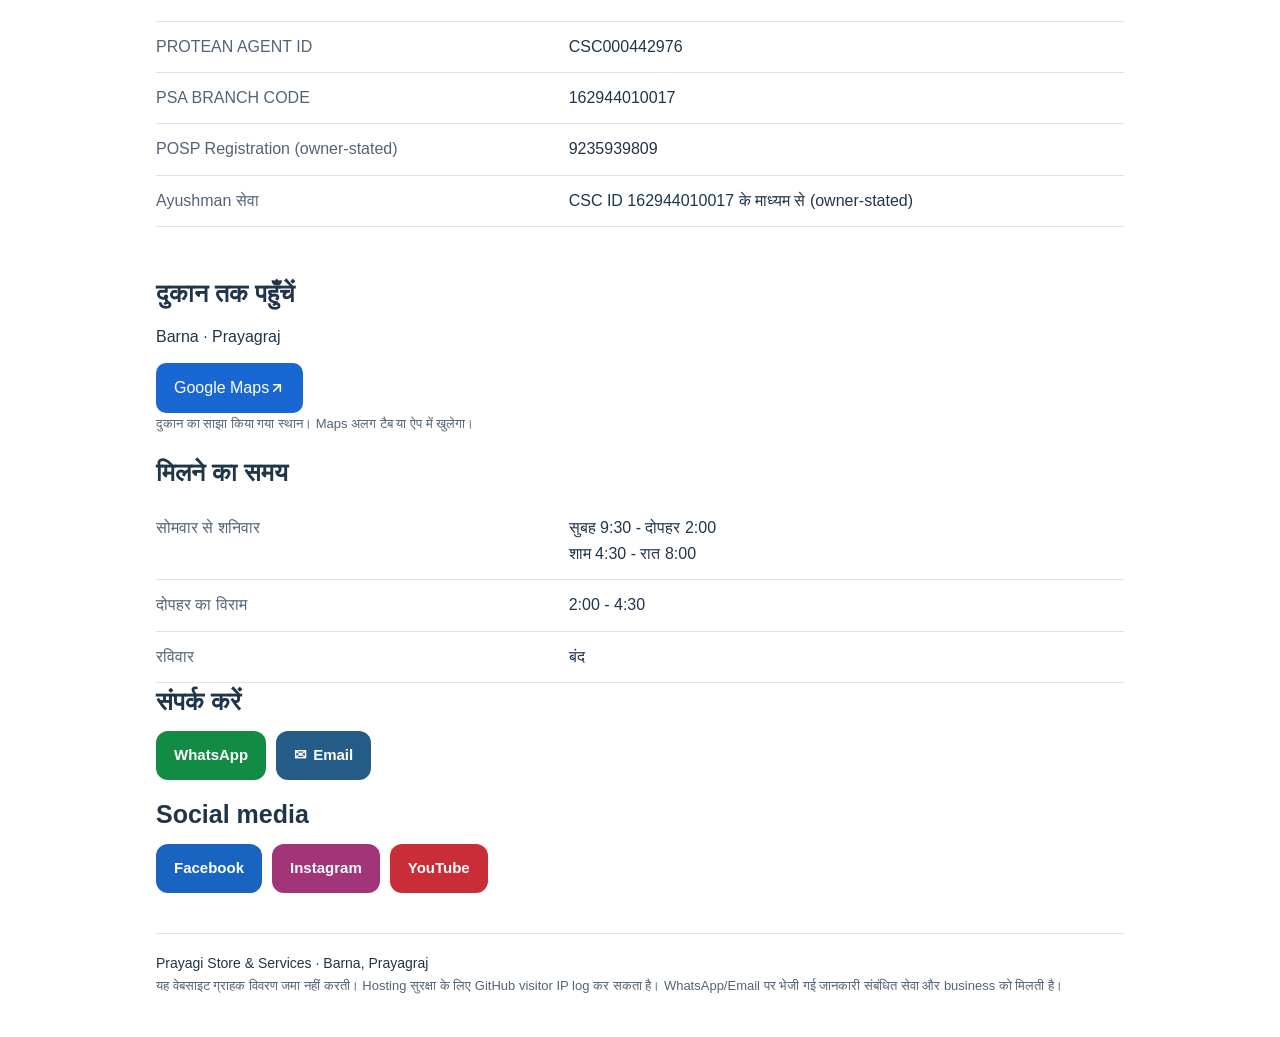
<file: 9-index.html>
<!doctype html><html lang="hi"><head><meta charset="utf-8"><meta name="viewport" content="width=device-width, initial-scale=1"><title>Prayagi Store & Services | प्रयागी जन सेवा केंद्र</title><meta name="description" content="Barna, Prayagraj में PAN, रेल टिकट, बीमा और डिजिटल सेवाओं की सहायता।"><meta name="theme-color" content="#12365c"><link rel="icon" href="assets/favicon.png"><style>:root{--ds-page:#fff;--ds-ink:#20354a;--ds-ink-2:#526477;--ds-hairline:#dce5ec;--ds-teal:#187a4c}*{box-sizing:border-box}body{margin:0;background:#edf2f8;font-family:Arial,"Noto Sans Devanagari",sans-serif;color:#20354a;line-height:1.65}main{width:min(1040px,100%);margin:auto;padding:28px 36px;background:white;display:flex;flex-direction:column;gap:24px}h1,h2,h3,p{margin:0 0 12px}h1{font-size:34px;line-height:1.3;color:#12365c}h2{font-size:25px;line-height:1.45}h3{font-size:20px}p{line-height:1.7}.file-header{display:flex;flex-direction:column;gap:8px}.file-fact{font-weight:600;color:#315a7c}.file-intro{color:#526477}.file-group{margin:0 0 16px}.file-caption{font-size:13px;color:#526477;line-height:1.65}.file-facts{display:grid;margin:0}.file-facts>div{display:grid;grid-template-columns:1fr 1.4fr;gap:16px;border-bottom:1px solid #dce5ec;padding:12px 0}dt{color:#526477}dd{margin:0;white-space:pre-line;overflow-wrap:anywhere}.file-closing{border-top:1px solid #dce5ec;padding-top:18px;font-size:14px}.file-callout{border-left:3px solid #d8c797;padding:12px;margin:12px 0}.file-callout-title{font-weight:700}.file-button{display:inline-flex;align-items:center;justify-content:center;padding:12px 18px;background:#12365c;color:white;text-decoration:none;border:0;font:inherit;cursor:pointer}.file-link{color:#165b8c;text-decoration:underline}summary{list-style:none}summary::-webkit-details-marker{display:none}summary:after{content:'+';margin-left:auto;padding-left:10px}details[open]>summary:after{content:'−'}[hidden]{display:none!important}input,select,textarea,button{font:inherit}button:focus-visible,summary:focus-visible,a:focus-visible,input:focus-visible,textarea:focus-visible,select:focus-visible{outline:3px solid #e8a828;outline-offset:3px}a{overflow-wrap:anywhere}#booking,#services,#updates,#faq,#documents,#visit{scroll-margin-top:16px}@media(max-width:700px){main{padding:18px 20px;gap:18px}h1{font-size:27px}h2{font-size:23px}.file-facts>div{grid-template-columns:1fr 1.1fr;gap:10px;font-size:14px}}
html,body,#root{margin:0;min-height:100%}body{background:var(--ds-page)}
.draft-label{color:var(--ds-ink-2);font-size:11px;letter-spacing:.08em;margin-bottom:20px;font-weight:600}
.section-nav{display:flex;gap:24px;flex-wrap:wrap;border-top:1px solid var(--ds-hairline);border-bottom:1px solid var(--ds-hairline);margin-top:20px}
.section-nav a{display:flex;align-items:center;min-height:48px;color:var(--ds-ink);text-decoration:none;font-size:14px;font-weight:600}
.section-nav a:hover{text-decoration:underline}a:focus-visible,button:focus-visible{outline:2px solid var(--ds-teal);outline-offset:4px}
.hero{display:grid;grid-template-columns:1.2fr 1fr;gap:38px;align-items:center;padding:32px 0 12px}
.eyebrow{display:block;font-size:11px;letter-spacing:.09em;font-weight:600;color:var(--ds-ink-2);margin:12px 0}
.hero-copy h2{font-size:32px;line-height:1.45;letter-spacing:-.025em;margin:12px 0;color:var(--ds-ink)}
.hero-copy p{color:var(--ds-ink-2);font-size:16px;line-height:1.7;margin-bottom:22px}
.hero-copy .file-button{margin-bottom:12px}.hero-art img{width:100%;border-radius:16px;display:block;max-height:390px;object-fit:cover}.hero-art{min-width:0}
.services-grid{display:grid;grid-template-columns:repeat(3,1fr);gap:24px}.service{padding:8px 0 16px;border-top:2px solid var(--ds-hairline);min-width:0}.service-number{font-size:28px;color:var(--ds-teal);font-weight:600}.service h3{font-size:20px;margin:8px 0;font-weight:600;line-height:1.4}.service p{font-size:15px;line-height:1.7;color:var(--ds-ink-2)}.pan-list{margin-top:16px}#services,#documents,#about,#visit{scroll-margin-top:24px}#visit .file-facts{white-space:pre-line}
@media(max-width:700px){.hero{grid-template-columns:1fr;gap:20px;padding-top:24px}.hero-copy h2{font-size:27px}.hero-art img{height:230px;object-position:50% 50%}.services-grid{grid-template-columns:1fr;gap:12px}.service{padding:14px 0}.service-number{float:right;font-size:24px}.section-nav{gap:18px}.section-nav a{font-size:13px}.hero-art{margin-bottom:0}}

.social-links{display:flex;flex-wrap:wrap;gap:16px}.social-links a{min-height:44px;display:inline-flex;align-items:center}
.file-button{min-height:44px}
/* The owner's colourful business-site identity. */
.draft-label{margin-bottom:12px;color:#355879}.section-nav{margin-top:14px;gap:18px}.section-nav a{color:#174a79}.hero{background:#e9f4ff;border-radius:20px;padding:24px;margin-top:20px;gap:20px}.hero-copy h2{color:#103766}.hero-copy p{color:#304d6b}.hero-copy .eyebrow{color:#145582}.hero-art img{max-height:300px}.hero-art p{color:#304d6b}.booking-panel{padding:20px;border-radius:18px;background:#e1f5ed;border:1px solid #b4dfce;margin:22px 0}.booking-panel h2{margin:6px 0;font-size:24px;color:#164837}.booking-panel p{line-height:1.6;margin:10px 0;color:#315948}.booking-status{display:inline-block;background:#fff;color:#615943;border-radius:10px;padding:10px 12px;font-weight:600;font-size:13px;margin-bottom:10px}.booking-panel .eyebrow{color:#225b43;margin:0}.services-grid{grid-template-columns:repeat(3,1fr);gap:12px}.service{border:0;border-radius:16px;padding:0;overflow:hidden}.service-toggle{display:block;width:100%;background:none;border:0;padding:18px;text-align:left;color:inherit;cursor:pointer;font:inherit;min-height:148px}.service-toggle h3{font-size:18px;margin:7px 0;line-height:1.4}.service-toggle .eyebrow{font-size:9px;margin:6px 0;letter-spacing:.06em;color:inherit;opacity:.8}.service-number{float:right;font-size:23px;color:inherit;opacity:.65}.service-more{font-size:12px;font-weight:600}.service-detail{padding:0 18px 16px}.service-detail p{font-size:14px;margin:0 0 8px;color:inherit}.service-detail p:last-child{color:inherit}.tone-01{background:#e4edff;color:#174886}.tone-02{background:#deeffe;color:#165878}.tone-03{background:#e2f3e8;color:#246543}.tone-04{background:#fde6ee;color:#903a5c}.tone-05{background:#ede6ff;color:#664691}.tone-06{background:#fff0d8;color:#865321}.tone-07{background:#def4f2;color:#256968}.colourful-links{gap:10px}.colourful-links a{padding:12px 18px;border-radius:12px;text-decoration:none;color:white!important;font-size:15px;font-weight:600;min-height:48px;box-sizing:border-box}.colourful-links a[href*="wa.me"]{background:#128c45}.colourful-links a[href^="mailto"]{background:#245b87}.colourful-links a[href*="facebook"]{background:#1864c0}.colourful-links a[href*="instagram"]{background:#a23478}.colourful-links a[href*="youtube"]{background:#c92e38}#visit a[href*="google.com/maps"]{background:#1967d2!important;color:white!important;min-height:48px;border:0}.file-button{border-radius:10px;min-height:48px}#visit{padding-top:8px}#visit section{margin-bottom:16px}
@media(max-width:700px){.hero{padding:18px;grid-template-columns:1fr;gap:12px}.hero-copy h2{font-size:26px;margin:6px 0}.hero-copy p{font-size:15px;margin:8px 0 14px}.hero-art img{height:170px}.hero-art{display:none}.services-grid{grid-template-columns:repeat(2,minmax(0,1fr));gap:10px}.service-toggle{padding:13px;min-height:154px}.service-toggle h3{font-size:17px}.service-number{font-size:19px}.service-detail{padding:0 13px 14px}.service-detail p{font-size:13px}.section-nav{gap:14px}.section-nav a{font-size:12px}.booking-panel{margin:16px 0;padding:18px}.colourful-links a{width:100%;justify-content:center}.draft-label{font-size:10px}}
@media(prefers-reduced-motion:reduce){*{scroll-behavior:auto!important}}
.enquiry-panel{margin-top:18px;background:white;border-radius:14px;padding:16px}.enquiry-panel h3{margin:0;font-size:20px}.enquiry-panel form{display:grid;gap:14px}.enquiry-panel label{display:grid;gap:6px;font-size:14px;font-weight:600}.enquiry-panel input,.enquiry-panel select,.enquiry-panel textarea{box-sizing:border-box;width:100%;min-width:0;border:1px solid #bad4c8;border-radius:9px;padding:12px;font:inherit;font-size:16px;background:#fff;color:#203f32;min-height:48px}.prepare-button,.wa-open{display:flex;justify-content:center;align-items:center;border:0;border-radius:10px;background:#187a4c;color:#fff;padding:13px 16px;min-height:48px;font:inherit;font-weight:600;text-decoration:none;box-sizing:border-box;cursor:pointer}.request-preview{margin-top:16px;border-top:1px solid #b4dfce;padding-top:8px}.request-preview pre{white-space:pre-wrap;overflow-wrap:anywhere;font-family:inherit;font-size:13px;line-height:1.6;background:#eef7f2;padding:12px;border-radius:8px}.request-preview .wa-open{margin-top:10px}.updates-panel{background:#fff3d9;border-radius:18px;padding:20px;margin:22px 0;color:#674a19}.updates-panel h2{font-size:24px;margin:8px 0}.updates-panel p{line-height:1.6}.status-key{display:flex;gap:8px;flex-wrap:wrap;margin:14px 0}.status-key span{padding:8px;border-radius:8px;font-size:12px;font-weight:600;background:#e1f5e6;color:#216141}.status-key span:nth-child(2){background:#ffe2ba;color:#854a0b}.status-key span:nth-child(3){background:#e6e6eb;color:#53536b}.service-number{float:none;display:block;font-size:18px;margin-bottom:6px}.service-toggle .eyebrow{overflow-wrap:anywhere}.hero{margin-top:12px}.section-nav{margin-top:8px}
.brand-logo{display:flex;justify-content:center;margin-bottom:10px}.brand-logo img{width:150px;height:150px;object-fit:contain}.hero{background:#e7f0fa;border-top:4px solid #e8a828}.hero-copy h2{color:#10315b}.booking-panel{background:#e5f3e8;border-color:#aacdb2}.updates-panel{background:#fff1d8;border-top:4px solid #e8a828}.tone-01,.tone-02{background:#e3edf8;color:#133b64}.tone-03,.tone-04{background:#e4f2e7;color:#20582f}.tone-05,.tone-06{background:#fff0d5;color:#725015}.tone-07{background:#e5f0eb;color:#20523c}.hero .file-button{background:#12365c;color:white;border:0}.section-nav{border-top:2px solid #e8a828}.booking-panel .eyebrow{color:#20582f}@media(max-width:700px){.brand-logo{justify-content:flex-start}.brand-logo img{width:110px;height:110px}.hero{margin-top:12px}}
.file-card{gap:22px!important}.file-header{gap:10px}.file-header h1{color:#13365c}.draft-label{margin-bottom:0}.brand-logo{margin:0}.request-disclosure summary{min-height:48px;display:flex;align-items:center;padding:4px 12px;background:#186b3c;color:#fff;border-radius:10px;font-weight:600;cursor:pointer}.request-disclosure{margin-top:12px}.request-disclosure[open] summary{background:#134e2d}#visit .file-caption{margin-bottom:20px}
@media(max-width:700px){.file-card{gap:18px!important}.file-header h1{font-size:27px}.section-nav{gap:8px 16px;margin:0}.section-nav a{min-height:44px}.hero{margin-top:0}.brand-logo{justify-content:center}.brand-logo img{width:115px;height:115px}.booking-panel{margin:0}.file-header{gap:8px}}
.faq-panel{padding:20px;background:#e8eef7;border-radius:18px;border-top:4px solid #12365c}.faq-panel h2{color:#12365c;margin:8px 0 16px}.faq-panel details{padding:12px;background:#fff;margin:8px 0;border-radius:10px}.faq-panel summary{min-height:44px;cursor:pointer;display:flex;align-items:center;font-weight:600;color:#12365c}.faq-panel p{line-height:1.7}.faq-panel form{display:grid;gap:12px;margin:20px 0 12px}.faq-panel label{display:grid;gap:8px;font-weight:600}.faq-panel input{box-sizing:border-box;width:100%;min-width:0;border:1px solid #b7c9dc;border-radius:10px;font:inherit;font-size:16px;min-height:48px;padding:12px}.faq-answer{padding:12px;background:white;border-radius:10px}.faq-panel .eyebrow{color:#174a79}.request-disclosure summary:after{content:' +';margin-left:auto;padding-left:8px}.request-disclosure[open] summary:after{content:' −'}
.file-card a.wa-open{color:white!important}.colourful-links a[href^="mailto"]{gap:6px}
main a.wa-open{color:white!important}.hero-copy .file-button{color:white}.faq-panel summary{justify-content:space-between}.request-disclosure summary:after{content:'+'}.request-disclosure[open] summary:after{content:'−'}.brand-logo img{width:130px;height:130px}.hero-art{max-width:100%}.file-header h1{font-family:Arial,sans-serif;font-weight:700}.services-grid .service-toggle{min-height:180px}#about h2{color:#12365c}.request-preview pre{font-size:14px}.section-nav{gap:10px 18px}#visit .file-button{color:white}.file-callout strong{display:block}form button{width:100%}.enquiry-panel input,.enquiry-panel textarea,.enquiry-panel select{border:1px solid #aacbb7}body .file-card{gap:24px!important}@media(max-width:700px){.services-grid .service-toggle{min-height:160px}.brand-logo img{width:110px;height:110px}body .file-card{gap:18px!important}}

.notice-template{margin:20px 0;background:#fff;border-radius:14px;padding:18px}.notice-template summary{font-weight:700;cursor:pointer;min-height:44px}.notice-content{padding-top:16px}.notice-actions{display:grid;gap:12px;margin:20px 0}.notice-actions button:disabled{background:#dae3e7;color:#536273;cursor:not-allowed}
.updates-panel a.file-button{color:#fff!important}.notice-template summary{color:#684600}.notice-template{border:1px solid #ead7b7}.notice-content .file-facts dd{overflow-wrap:anywhere}

.service-detail h4{margin:20px 0 10px;font-size:17px}.service-detail ul{padding-left:20px;line-height:1.7}.service-detail li{margin:9px 0}.document-match{margin-top:20px;padding:14px;background:#fff;border-left:3px solid #b58427;border-radius:6px}.document-match p{margin-bottom:8px}.insurance-choice{display:block;font-weight:700}.insurance-choice select{display:block;width:100%;min-height:48px;margin:10px 0;padding:10px;border:1px solid #98b6c4;border-radius:8px;background:#fff;color:#17395b}
.service:has(.service-toggle[aria-expanded="true"]){grid-column:1/-1}.service-detail{max-width:100%}.service-detail a{overflow-wrap:anywhere}

.certificate-gallery{margin:40px 0;padding:22px;background:#edf4fa;border-radius:18px;border-top:4px solid #17395b}.certificate-gallery article{background:#fff;padding:18px;border-radius:12px}.certificate-gallery summary{min-height:44px;font-weight:700;cursor:pointer;padding:12px 0}.certificate-image{display:block;width:100%;height:auto;margin:18px 0}.certificate-gallery p{line-height:1.65}

.drive-panel{background:#fff6e8;border-top:4px solid #e8a828;border-radius:18px;padding:20px;margin:22px 0;color:#5c4310}
.drive-panel h2{color:#7a4b06;margin:8px 0;font-size:26px}
.drive-panel h3{color:#7a4b06;margin:16px 0 8px;font-size:19px}
.drive-panel p{line-height:1.7}
.drive-panel .eyebrow{color:#8a5a12;margin:0}
.drive-docs{background:#fff;border-radius:12px;padding:6px 18px;margin:14px 0}
.drive-docs ul{margin:8px 0;padding-left:22px;line-height:1.7}
.drive-docs li{margin:8px 0}
.drive-video{width:100%;max-width:340px;border-radius:12px;display:block;margin:16px 0;background:#12365c}
.drive-panel form{display:grid;gap:12px;margin:14px 0}
.drive-panel label{display:grid;gap:6px;font-size:14px;font-weight:600}
.drive-panel input{box-sizing:border-box;width:100%;min-width:0;border:1px solid #d8c79a;border-radius:9px;padding:12px;font:inherit;font-size:16px;min-height:48px;background:#fff;color:#20354a}
.drive-panel .request-preview{margin-top:14px;border-top:1px solid #e8d5ac;padding-top:10px}
.drive-panel .request-preview pre{white-space:pre-wrap;overflow-wrap:anywhere;font-family:inherit;font-size:13px;line-height:1.6;background:#fff;padding:12px;border-radius:8px}
.drive-panel .request-preview .wa-open{display:flex;justify-content:center;align-items:center;border:0;border-radius:10px;background:#128c45;color:#fff;padding:13px 16px;min-height:48px;font:inherit;font-weight:600;text-decoration:none;box-sizing:border-box;margin:10px 0}
.drive-panel .file-button{background:#128c45;color:#fff;border-radius:10px}
@media(max-width:700px){.drive-panel{margin:16px 0;padding:18px}.drive-video{max-width:100%}}
</style><style>.consulting-box{border:1px solid var(--ds-hairline);border-radius:12px;padding:16px;margin:12px 0;background:#f7f9fb}.upi-qr{display:block;width:180px;height:auto;margin:8px 0;border-radius:8px}.upi-id{font-size:1.05rem}</style></head><body><main class="file-card" data-width="fluid"><div class="brand-logo"><img alt="Prayagi Store and Services business logo" src="assets/logo.jpg"/></div><header class="file-header"><h1 class="file-title">Prayagi Store &amp; Services</h1><p class="file-fact">प्रयागी जन सेवा केंद्र · प्रयागराज</p><p class="file-intro">आपके ज़रूरी काम, आसान भाषा में।</p></header><nav aria-label="Website sections" class="section-nav"><a data-drive href="#voter-drive">Voter Drive</a><a href="#services">हमारी सेवाएँ</a><a href="#booking">Appointment</a><a href="#charges">Charges</a><a href="#updates">Updates</a><a href="#faq">सवाल</a><a href="#documents">PAN दस्तावेज़</a><a href="#about">हमारे बारे में</a><a href="#visit">संपर्क</a></nav><section class="hero"><div class="hero-copy"><span class="eyebrow">आपकी सेवा में</span><h2>दस्तावेज़ से यात्रा तक,<br/>सहायता एक जगह।</h2><p>PAN, रेल टिकट, बीमा, आयुष्मान और आवेदन संबंधी काम के लिए स्थानीय सहायता। काम शुरू करने से पहले ज़रूरी जानकारी समझें।</p><a class="file-button is-compact" href="#services">सेवाएँ देखें</a><p class="file-caption">बुकिंग या आवेदन इस वेबसाइट से जमा नहीं होता।</p></div><div class="hero-art"><img alt="डिजिटल सेवा केंद्र के विचार को दर्शाता एक चित्र: डेस्क, लैपटॉप और खिड़की के बाहर ट्रेन" src="assets/editorial.png"/><p class="file-caption">डिजिटल सेवा का सांकेतिक चित्र, दुकान की वास्तविक फोटो नहीं।</p></div></section><section class="drive-panel" data-drive id="voter-drive"><span class="eyebrow">VOTER ID DRIVE · OCTOBER 2026</span><h2>Voter List से आपका नाम कट गया है?</h2><p>अब देर न करें। Prayagi Store &amp; Services पर Voter ID से जुड़ी विशेष Drive पूरे October 2026 तक चल रही है।</p><video class="drive-video" controls playsinline preload="metadata" poster="assets/voter-id-drive-poster.jpg" src="assets/voter-id-drive.mp4">आपका browser यह video नहीं चला सका। Voter ID Drive: Aadhaar Card और जन्म तारीख का एक प्रमाण लेकर Prayagi Store &amp; Services आएँ। Drive 31 October 2026 तक। Call: 9235939809</video><div class="drive-docs"><p><strong>📌 साथ लाएँ:</strong></p><ul><li>Aadhaar Card (अनिवार्य), और</li><li>जन्म तारीख का कोई एक प्रमाण: PAN Card / जन्म प्रमाण पत्र / High School Marksheet</li></ul></div><p>भीड़ से बचने के लिए जल्द से जल्द अपना काम करवाएँ।</p><p><a class="file-button" href="#booking">Drive के लिए appointment request भेजें</a></p><p class="file-caption">नीचे appointment form में सेवा "Voter ID सेवा" चुनें। यह request है, पक्की booking नहीं — slot की confirmation और receipt number आपके email पर भेजा जाएगा। दुकान आते समय receipt number और documents साथ लाएँ।</p><a class="file-button" href="https://wa.me/919235939809?text=%E0%A4%A8%E0%A4%AE%E0%A4%B8%E0%A5%8D%E0%A4%A4%E0%A5%87%2C%20%E0%A4%AE%E0%A5%81%E0%A4%9D%E0%A5%87%20Voter%20ID%20Drive%20%E0%A4%95%E0%A5%87%20%E0%A4%AC%E0%A4%BE%E0%A4%B0%E0%A5%87%20%E0%A4%AE%E0%A5%87%E0%A4%82%20%E0%A4%9C%E0%A4%BE%E0%A4%A8%E0%A4%95%E0%A4%BE%E0%A4%B0%E0%A5%80%20%E0%A4%9A%E0%A4%BE%E0%A4%B9%E0%A4%BF%E0%A4%8F%E0%A5%A4" rel="noopener noreferrer" target="_blank">WhatsApp करें · 9235939809</a><p class="file-caption">Drive 31 October 2026 तक है। Voter ID संबंधी काम दुकान पर होता है।</p></section><section class="booking-panel" id="booking"><span class="eyebrow">APPOINTMENT REQUEST</span><h2>Appointment request भेजें</h2><p>यह request है, पक्की booking नहीं। हम next available slot check करके आपको email पर बताएँगे — अपना email देखते रहें। Slot confirm होने पर receipt number मिलेगा; दुकान आते समय receipt number और ज़रूरी documents साथ लाएँ।</p><p class="file-caption">Booking के समय कोई payment नहीं ली जाती (Consulting का advance छोड़कर)। सेवा चुनते ही उसका शुल्क नीचे दिखेगा — यह सिर्फ आपकी जानकारी के लिए है।</p><form id="booking-form" method="POST" action="https://docs.google.com/forms/d/e/1FAIpQLSeECvSKqN_YEMXNi8wYw5C-ciWBncktalBtYKeX6wr2adMUqQ/formResponse" target="hidden-submit"><label>Email *<input type="email" name="entry.1726033934" autocomplete="email" maxlength="80" required="" placeholder="confirmation aur receipt number इसी पर आएगा"/></label><label>पूरा नाम *<input name="entry.1730561124" autocomplete="name" maxlength="80" pattern=".*\S.*" required=""/></label><label>मोबाइल नंबर *<input autocomplete="tel" inputmode="tel" maxlength="20" name="entry.1074528770" pattern="(?:[0-9]{10}|\+91[0-9]{10}|91[0-9]{10})" required="" title="10 अंकों का मोबाइल या +91 के साथ 12 अंक" type="tel"/></label><label>सेवा चुनें *<select id="booking-service" name="entry.1912405228" required=""><option selected="" value="">सेवा चुनें</option><option>Voter ID सेवा</option><option>PAN कार्ड सेवा</option><option>रेल टिकट बुकिंग</option><option>बीमा सेवा</option><option>आयुष्मान सहायता</option><option>पासपोर्ट आवेदन सहायता</option><option>वाहन प्रदूषण / PUC</option><option>ड्राइविंग लाइसेंस व RTO</option><option>अन्य</option><option>Print out</option><option>Consulting</option></select></label><p class="file-caption" hidden="" id="charge-note"></p><aside class="consulting-box" hidden="" id="consulting-box"><strong>Consulting: advance ₹50 अभी, बाकी दुकान पर</strong><p>Consulting 30 मिनट की होती है, शुल्क ₹200। Request भेजने के बाद advance ₹50 नीचे दिए UPI ID या QR से pay करें; बाकी ₹150 दुकान पर दें। Payment का screenshot prayagijanseva@gmail.com पर email करें — payment verify होने के बाद ही आपका slot confirm होगा।</p><p class="upi-id">UPI ID: <strong>9235939809@okbizaxis</strong> (Prayagi Store And Services)</p><img alt="Google Pay QR — Prayagi Store And Services, UPI ID 9235939809@okbizaxis" class="upi-qr" height="180" src="assets/upi-qr.jpg" width="180"/></aside><label>Appointment का उद्देश्य / Purpose *<input maxlength="200" name="entry.778207140" placeholder="किस काम के लिए आना है" required=""/></label><label>पसंदीदा तारीख (वैकल्पिक)<input id="pref-date" type="date"/></label><label>पसंदीदा समय (वैकल्पिक)<input maxlength="100" name="entry.1681235766" placeholder="जैसे 10:30-10:45"/></label><label>टिप्पणी / Notes<textarea maxlength="1000" name="entry.60782300" rows="3"></textarea></label><p class="file-caption">Aadhaar ya PAN number यहाँ NA लिखें। संवेदनशील documents इस form में न डालें।</p><input name="fvv" type="hidden" value="1"/><input name="pageHistory" type="hidden" value="0"/><input name="submissionTimestamp" type="hidden" value="-1"/><input name="entry.2123927639_year" type="hidden"/><input name="entry.2123927639_month" type="hidden"/><input name="entry.2123927639_day" type="hidden"/><button class="prepare-button" type="submit">Request भेजें</button></form><div class="request-preview" hidden="" id="booking-done"><h3>Request भेज दी गई ✅</h3><p>आपकी appointment request पहुँच गई है। हम next available slot check करके आपको email पर बताएँगे — अपना email देखते रहें। Slot confirm होने पर receipt number मिलेगा; दुकान आते समय receipt number और ज़रूरी documents साथ लाएँ।</p></div><iframe name="hidden-submit" style="display:none" title="form submission"></iframe></section><section class="file-group" id="charges"><h2 class="file-group-heading">हमारे शुल्क / Charges</h2><dl class="file-facts"><div><dt>Voter ID सेवा</dt><dd>₹50 प्रति application</dd></div><div><dt>PAN कार्ड apply</dt><dd>₹150</dd></div><div><dt>रेल टिकट बुकिंग</dt><dd>Ticket के MRP के अलावा ₹20 extra</dd></div><div><dt>बीमा सेवा</dt><dd>कोई extra charge नहीं</dd></div><div><dt>पासपोर्ट आवेदन (normal)</dt><dd>कुल ₹2700 — इसमें ₹2500 government fees शामिल है; अलग से कोई अतिरिक्त शुल्क नहीं</dd></div><div><dt>वाहन प्रदूषण / PUC</dt><dd>Printed price के अलावा ₹10 अतिरिक्त</dd></div><div><dt>अन्य online form भरना</dt><dd>₹50 से ₹200 (government fees अलग; काम की जटिलता के अनुसार)</dd></div><div><dt>Consulting (30 मिनट)</dt><dd>₹200 — advance ₹50, बाकी ₹150 दुकान पर</dd></div></dl><h3>Print Service – प्रति पेज शुल्क</h3><ul><li>Black &amp; White Print: ₹5 प्रति पेज</li><li>Front + Back Print: ₹7 प्रति शीट (एक ही sheet के Front और Back दोनों तरफ) — 1 sheet = ₹7, 2 sheet = ₹14, 3 sheet = ₹21</li><li>केवल एक तरफ print कराने पर: ₹5 प्रति पेज</li></ul><p>Print करवाने के लिए अपना document/PDF/photo WhatsApp पर भेजें।</p><p class="file-caption">सभी शुल्क दुकान ने तय किए हैं (October 2026)। Booking के समय कोई payment नहीं ली जाती; केवल Consulting का advance ₹50 पहले दिया जाता है।</p></section><div id="services"><section aria-labelledby=":R7:" class="file-group"><h2 class="file-group-heading" id=":R7:">हमारी सेवाएँ</h2><div class="services-grid"><article class="service tone-01"><button aria-controls="service-01" aria-expanded="false" class="service-toggle" data-service="01"><span class="service-number">01</span><span class="eyebrow">PAN APPLICATION</span><h3>PAN कार्ड सेवा</h3><span class="service-more">जानकारी देखें +</span></button><div class="service-detail" hidden="" id="service-01"><p>PAN आवेदन, दस्तावेज़ों की जानकारी और आवेदन में सहायता।</p><p class="file-caption">पहचान, पता और जन्म तारीख का प्रमाण साथ रखें।</p><h4>दस्तावेज़ तैयार रखें</h4><ul><li>पहचान: आधार, वोटर ID, ड्राइविंग लाइसेंस, पासपोर्ट या फोटो वाला राशन कार्ड।</li><li>पता: आधार, वोटर ID, ड्राइविंग लाइसेंस, पासपोर्ट; या बिजली/पानी/गैस बिल या बैंक स्टेटमेंट (3 महीने से पुराने नहीं); या पते वाली पोस्ट ऑफिस पासबुक।</li><li>जन्म तारीख: जन्म तारीख वाला वोटर ID, ड्राइविंग लाइसेंस या पासपोर्ट; 10वीं मार्कशीट/सर्टिफिकेट या जन्म प्रमाण पत्र।</li></ul><p class="file-caption">यह पूरी सूची नहीं। आधार को जन्म तारीख के प्रमाण की सूची में नहीं रखा गया है। 1 अक्टूबर 2023 या बाद जन्मे व्यक्ति के लिए स्रोत जन्म प्रमाण पत्र अनिवार्य बताता है।</p><a href="https://tinpan.proteantech.in/services/pan/documents-form_93-form_94.html" target="_blank" rel="noopener noreferrer">Protean की पूरी सूची देखें</a><aside class="document-match"><strong>आने से पहले दस्तावेज़ मिलाएँ</strong><p>नाम, पिता का नाम, जहाँ लागू हो माता का नाम और जन्म तारीख सभी documents में ठीक एक जैसी होनी चाहिए। कोई अंतर हो तो पहले business से पूछें।</p><p class="file-caption">दुकान की तैयारी सलाह। संवेदनशील documents इस website form में न डालें।</p></aside></div></article><article class="service tone-02"><button aria-controls="service-02" aria-expanded="false" class="service-toggle" data-service="02"><span class="service-number">02</span><span class="eyebrow">IRCTC • CSC</span><h3>रेल टिकट बुकिंग</h3><span class="service-more">जानकारी देखें +</span></button><div class="service-detail" hidden="" id="service-02"><p>CSC के माध्यम से IRCTC रेल ई-टिकट बुकिंग सेवा।</p><p class="file-caption">उपलब्धता और लागू बुकिंग नियमों के अनुसार।</p><aside class="document-match"><strong>आने से पहले दस्तावेज़ मिलाएँ</strong><p>नाम, पिता का नाम, जहाँ लागू हो माता का नाम और जन्म तारीख सभी documents में ठीक एक जैसी होनी चाहिए। कोई अंतर हो तो पहले business से पूछें।</p><p class="file-caption">दुकान की तैयारी सलाह। संवेदनशील documents इस website form में न डालें।</p></aside></div></article><article class="service tone-03"><button aria-controls="service-03" aria-expanded="false" class="service-toggle" data-service="03"><span class="service-number">03</span><span class="eyebrow">INSURANCE • POSP</span><h3>बीमा सेवा</h3><span class="service-more">जानकारी देखें +</span></button><div class="service-detail" hidden="" id="service-03"><p>Turtlemint POSP के माध्यम से जीवन, स्वास्थ्य और वाहन सहित गैर-जीवन बीमा की जानकारी और सहायता।</p><p class="file-caption">पॉलिसी की शर्तें और कवरेज देखकर विकल्प चुनें।</p><h4>वाहन बीमा: किस प्रकार की policy?</h4><label class="insurance-choice">Policy चुनें<select data-insurance-choice><option value="">प्रकार चुनें</option><option value="third">Third-party</option><option value="comprehensive">Comprehensive</option></select></label><div data-insurance-docs hidden><h4>दुकान की तैयारी सूची (owner-stated)</h4><ul><li>वाहन की RC</li><li>वाहन मालिक का आधार कार्ड</li><li>वाहन मालिक का PAN कार्ड</li><li>एक फोटो की आवश्यकता हो सकती है</li><li data-previous-policy hidden>पिछली insurance policy</li></ul><p class="file-caption">ये documents माँगे जा सकते हैं; पक्का नहीं कि हर document माँगा जाएगा। Insurer और policy के अनुसार सूची बदल सकती है। पहले पुष्टि करें।</p></div><aside class="document-match"><strong>आने से पहले दस्तावेज़ मिलाएँ</strong><p>नाम, पिता का नाम, जहाँ लागू हो माता का नाम और जन्म तारीख सभी documents में ठीक एक जैसी होनी चाहिए। कोई अंतर हो तो पहले business से पूछें।</p><p class="file-caption">दुकान की तैयारी सलाह। संवेदनशील documents इस website form में न डालें।</p></aside></div></article><article class="service tone-04"><button aria-controls="service-04" aria-expanded="false" class="service-toggle" data-service="04"><span class="service-number">04</span><span class="eyebrow">AYUSHMAN • CSC</span><h3>आयुष्मान सहायता</h3><span class="service-more">जानकारी देखें +</span></button><div class="service-detail" hidden="" id="service-04"><p>CSC के माध्यम से आयुष्मान संबंधी सेवा और प्रक्रिया में सहायता।</p><p class="file-caption">लागू पात्रता और दस्तावेज़ों के अनुसार।</p><h4>Eligibility check के लिए साथ लाएँ</h4><p>दुकान की तैयारी सूची (owner-stated): आधार कार्ड या राशन कार्ड में से कम से कम एक document लाना ज़रूरी है। Eligibility मिलने की गारंटी नहीं; जाँच के बाद बताया जाएगा।</p><aside class="document-match"><strong>आने से पहले दस्तावेज़ मिलाएँ</strong><p>नाम, पिता का नाम, जहाँ लागू हो माता का नाम और जन्म तारीख सभी documents में ठीक एक जैसी होनी चाहिए। कोई अंतर हो तो पहले business से पूछें।</p><p class="file-caption">दुकान की तैयारी सलाह। संवेदनशील documents इस website form में न डालें।</p></aside></div></article><article class="service tone-05"><button aria-controls="service-05" aria-expanded="false" class="service-toggle" data-service="05"><span class="service-number">05</span><span class="eyebrow">PASSPORT</span><h3>पासपोर्ट आवेदन सहायता</h3><span class="service-more">जानकारी देखें +</span></button><div class="service-detail" hidden="" id="service-05"><p>पासपोर्ट सेवा की सुविधा और आवेदन प्रक्रिया में सहायता उपलब्ध है।</p><p class="file-caption">सरकारी प्रक्रिया और आवश्यक दस्तावेज़ लागू होंगे।</p><h4>दुकान की तैयारी सूची (owner-stated)</h4><p>दुकान ने नीचे की तैयारी सूची दी है। इसे सरकारी अनिवार्य सूची न मानें। आवेदन से पहले अपनी category के लिए Passport Seva Document Advisor और दुकान से पुष्टि करें।</p><ul><li>दुकान की सलाह: आने से पहले नया e-Aadhaar download करें, 15 दिन से पुराना न हो। बाद में update हुए आधार की पुरानी copy से आवेदन में mismatch हो सकता है। यह दुकान की तैयारी सलाह है, सरकारी 15-day rule नहीं।</li><li>एक फोटो। PSK/POPSK में photo की आवश्यकता नहीं बताई गई है; दुकान की सहायता के लिए पहले पूछें।</li><li>Non-ECR के लिए High School या उससे ऊपर की marksheet/pass certificate, यदि शिक्षा के आधार पर category चुन रहे हों। अन्य Non-ECR categories भी हैं।</li><li>ECR में apply करने पर दुकान की सूची में marksheet नहीं माँगी गई है; अपने case की पुष्टि करें।</li><li>Voter ID: optional।</li><li>PAN: दुकान ने साथ लाना ज़रूरी बताया है, लेकिन Passport Seva booklet में PAN "if available" है।</li><li>एक family member की details। Form में माँगी गई family details अलग से जाँचें।</li><li>एक emergency contact: दुकान ने non-blood relation बताया है। सरकारी booklet में ऐसा restriction नहीं मिला; पहले पुष्टि करें।</li></ul><p class="file-caption">Official guidance: address, जन्म तारीख और लागू Non-ECR proof case के अनुसार चाहिए। Matriculation केवल एक Non-ECR eligibility route है, सबके लिए नहीं।</p><a href="https://passportindia.gov.in/AppOnlineProject/docAdvisor/attachmentAdvFreshInp" target="_blank" rel="noopener noreferrer">Passport Seva Document Advisor</a><aside class="document-match"><strong>आने से पहले दस्तावेज़ मिलाएँ</strong><p>नाम, पिता का नाम, जहाँ लागू हो माता का नाम और जन्म तारीख सभी documents में ठीक एक जैसी होनी चाहिए। कोई अंतर हो तो पहले business से पूछें।</p><p class="file-caption">दुकान की तैयारी सलाह। संवेदनशील documents इस website form में न डालें।</p></aside></div></article><article class="service tone-06"><button aria-controls="service-06" aria-expanded="false" class="service-toggle" data-service="06"><span class="service-number">06</span><span class="eyebrow">VEHICLE • PUC</span><h3>वाहन प्रदूषण / PUC</h3><span class="service-more">जानकारी देखें +</span></button><div class="service-detail" hidden="" id="service-06"><p>वाहन के प्रदूषण प्रमाण पत्र संबंधी सहायता उपलब्ध है।</p><p class="file-caption">वाहन और लागू प्रक्रिया की जानकारी लेकर संपर्क करें।</p><aside class="document-match"><strong>आने से पहले दस्तावेज़ मिलाएँ</strong><p>नाम, पिता का नाम, जहाँ लागू हो माता का नाम और जन्म तारीख सभी documents में ठीक एक जैसी होनी चाहिए। कोई अंतर हो तो पहले business से पूछें।</p><p class="file-caption">दुकान की तैयारी सलाह। संवेदनशील documents इस website form में न डालें।</p></aside></div></article><article class="service tone-07"><button aria-controls="service-07" aria-expanded="false" class="service-toggle" data-service="07"><span class="service-number">07</span><span class="eyebrow">DRIVING LICENCE • RTO</span><h3>ड्राइविंग लाइसेंस व RTO</h3><span class="service-more">जानकारी देखें +</span></button><div class="service-detail" hidden="" id="service-07"><p>ड्राइविंग लाइसेंस बनवाने और अधिकांश RTO-संबंधी काम में सहायता।</p><p class="file-caption">अपने काम का विवरण बताकर उपलब्ध सुविधा पूछें।</p><aside class="document-match"><strong>आने से पहले दस्तावेज़ मिलाएँ</strong><p>नाम, पिता का नाम, जहाँ लागू हो माता का नाम और जन्म तारीख सभी documents में ठीक एक जैसी होनी चाहिए। कोई अंतर हो तो पहले business से पूछें।</p><p class="file-caption">दुकान की तैयारी सलाह। संवेदनशील documents इस website form में न डालें।</p></aside></div></article><article class="service tone-01"><button aria-controls="service-08" aria-expanded="false" class="service-toggle" data-service="08"><span class="service-number">08</span><span class="eyebrow">VOTER ID</span><h3>Voter ID सेवा</h3><span class="service-more">जानकारी देखें +</span></button><div class="service-detail" hidden="" id="service-08"><p>Voter ID से जुड़े कामों में सहायता। Voter List से नाम कटने समेत Voter ID संबंधी काम दुकान पर करवाएँ।</p><p class="file-caption">October 2026 में Voter ID Drive चल रही है। <a data-drive href="#voter-drive">Drive की जानकारी और appointment request</a></p><h4>साथ लाएँ</h4><ul><li>Aadhaar Card (अनिवार्य), और</li><li>जन्म तारीख का कोई एक प्रमाण: PAN Card / जन्म प्रमाण पत्र / High School Marksheet</li></ul><p class="file-caption">यह सूची दुकान की Drive सूचना से है। Voter ID के नियम बदल सकते हैं; आने से पहले दुकान से पुष्टि करें।</p><aside class="document-match"><strong>आने से पहले दस्तावेज़ मिलाएँ</strong><p>नाम, पिता का नाम, जहाँ लागू हो माता का नाम और जन्म तारीख सभी documents में ठीक एक जैसी होनी चाहिए। कोई अंतर हो तो पहले business से पूछें।</p><p class="file-caption">दुकान की तैयारी सलाह। संवेदनशील documents इस website form में न डालें।</p></aside></div></article><article class="service tone-03"><button aria-controls="service-09" aria-expanded="false" class="service-toggle" data-service="09"><span class="service-number">09</span><span class="eyebrow">PRINT SERVICE</span><h3>Print out</h3><span class="service-more">जानकारी देखें +</span></button><div class="service-detail" hidden="" id="service-09"><p>Document, PDF और photo की printing।</p><p class="file-caption">Black &amp; White ₹5 प्रति पेज; Front+Back ₹7 प्रति शीट; एक तरफा ₹5 प्रति पेज। Print करवाने के लिए document/PDF/photo WhatsApp पर भेजें।</p></div></article><article class="service tone-04"><button aria-controls="service-10" aria-expanded="false" class="service-toggle" data-service="10"><span class="service-number">10</span><span class="eyebrow">CONSULTING</span><h3>Consulting</h3><span class="service-more">जानकारी देखें +</span></button><div class="service-detail" hidden="" id="service-10"><p>काम, दस्तावेज़ या प्रक्रिया पर 30 मिनट की व्यक्तिगत consulting।</p><p class="file-caption">शुल्क ₹200 / 30 मिनट — appointment request के बाद advance ₹50, बाकी ₹150 दुकान पर। Advance की payment verify होने पर ही slot confirm होता है।</p></div></article></div></section></div><section class="updates-panel" id="updates"><span class="eyebrow">FORMS · VACANCIES · ADMIT CARDS · RESULTS</span><h2>फॉर्म की जानकारी, यहीं पढ़ें</h2><p>हर verified form का विवरण इसी वेबसाइट पर मिलेगा। बाहर की वेबसाइट केवल official application भरने के लिए खुलेगी।</p><aside class="file-callout file-bar" data-tone="note"><span class="file-strong">Verified notices: Unavailable</span><span>अभी कोई verified form या vacancy प्रकाशित नहीं। नीचे सिर्फ section का layout है, कोई खुला आवेदन या भर्ती नहीं।</span></aside><details class="notice-template"><summary>Form details में क्या दिखेगा? (layout preview)</summary><div class="notice-content"><p class="file-caption">यह खाली template है। Official notice से पुष्टि के बाद ही असली item यहाँ आएगा।</p><h3>Form / vacancy का नाम: Unavailable</h3><dl class="file-facts"><div><dt>किस संस्था का है?</dt><dd>Unavailable</dd></div><div><dt>किस काम का form?</dt><dd>Unavailable</dd></div><div><dt>आखिरी तारीख / status</dt><dd>Unavailable</dd></div><div><dt>पात्रता व फीस</dt><dd>Unavailable</dd></div><div><dt>Official source</dt><dd>Unavailable</dd></div><div><dt>जाँच की तारीख</dt><dd>Unavailable</dd></div></dl><h3>Document list</h3><p>Unavailable. इस form के official notice की दस्तावेज़ सूची यहाँ लिखी जाएगी। हर form में अलग सूची हो सकती है।</p><div class="notice-actions"><button class="prepare-button" type="button" disabled>Official site पर apply</button><button class="prepare-button" type="button" disabled>इस form के लिए Contact us</button><button class="prepare-button" type="button" disabled>Form का नाम WhatsApp पर भेजें</button></div><p class="file-caption">असली verified item आने तक ये तीनों controls बंद हैं। Contact us में नाम, मोबाइल और form का नाम review होगा। WhatsApp खोलना message भेजना नहीं है; visitor खुद Send दबाएगा।</p></div></details><a class="file-button is-compact" href="#booking">सामान्य पूछताछ / Contact us</a><p class="file-caption">असली item में: विवरण, पात्रता, आखिरी तारीख, documents, official source और checked date। Site कोई सरकारी form जमा नहीं करती। WhatsApp पर भेजी जानकारी business और WhatsApp को मिलेगी।</p></section><section class="faq-panel" id="faq"><span class="eyebrow">अक्सर पूछे जाने वाले सवाल</span><h2>आपका सवाल</h2><details><summary aria-label="दुकान कब खुलती है? - जवाब खोलें">दुकान कब खुलती है?</summary><p>सोमवार से शनिवार: सुबह 9:30 से दोपहर 2:00 और शाम 4:30 से रात 8:00। दोपहर 2:00 से 4:30 विराम। रविवार बंद।</p></details><details><summary aria-label="कौन-कौन सी सेवाएँ हैं? - जवाब खोलें">कौन-कौन सी सेवाएँ हैं?</summary><p>PAN, CSC रेल टिकट, बीमा, आयुष्मान सहायता, पासपोर्ट आवेदन सहायता, वाहन प्रदूषण/PUC संबंधी सहायता, ड्राइविंग लाइसेंस और RTO संबंधी सहायता।</p></details><details><summary aria-label="दुकान कहाँ है? - जवाब खोलें">दुकान कहाँ है?</summary><p>Barna, Prayagraj। संपर्क सेक्शन का Google Maps बटन owner की साझा की गई shop location खोलता है।</p></details><details><summary aria-label="PAN के लिए कौन से दस्तावेज़ चाहिए? - जवाब खोलें">PAN के लिए कौन से दस्तावेज़ चाहिए?</summary><p>पहचान, पता और जन्म तारीख का प्रमाण तैयार रखें। इसी पेज के PAN दस्तावेज़ सेक्शन में छोटी सूची और Protean की पूरी सूची का link है। आवेदन से पहले पूरी सूची जाँचें।</p></details><details><summary aria-label="Appointment कैसे लें? - जवाब खोलें">Appointment कैसे लें?</summary><p>ऊपर appointment request form में email, नाम, मोबाइल, सेवा और काम का उद्देश्य भरकर request भेजें। हम next available slot check करके आपको email पर बताएँगे — अपना email देखते रहें। Slot confirm होने पर receipt number मिलेगा; दुकान आते समय receipt number और ज़रूरी documents साथ लाएँ।</p></details><details><summary aria-label="संपर्क कैसे करें? - जवाब खोलें">संपर्क कैसे करें?</summary><p>हरे WhatsApp बटन से business से बात करें। Email बटन आपके mail app में business email खोलता है। Facebook, Instagram और YouTube links संपर्क सेक्शन में हैं।</p></details><form data-form="faq"><label>छोटा सवाल लिखें<input maxlength="250" placeholder="जैसे timings" required="" value=""/></label><button class="prepare-button" type="submit">जानकारी देखें</button></form><p class="file-caption">यह सीमित FAQ lookup है, AI/chatbot नहीं। केवल ऊपर के विषयों का जवाब। फीस, processing time या दूसरी अज्ञात जानकारी के लिए WhatsApp पर पूछें।</p><div class="faq-answer" hidden="" role="status"></div></section><div id="documents"><section aria-labelledby=":Ra:" class="file-group"><h2 class="file-group-heading" id=":Ra:">PAN के लिए क्या साथ लाएँ?</h2><p class="file-p">पहचान, पते और जन्म तारीख के प्रमाण तैयार रखें। नीचे आम दस्तावेज़ों की छोटी सूची है, पूरी सूची नहीं।</p><button aria-controls="pan-list" aria-expanded="false" class="file-button is-compact" data-variant="secondary">दस्तावेज़ों की सूची खोलें</button><div hidden="" id="pan-list"><ol><li><strong>पहचान का प्रमाण</strong><p>आधार कार्ड, वोटर ID, ड्राइविंग लाइसेंस, पासपोर्ट या फोटो वाला राशन कार्ड।</p></li><li><strong>पते का प्रमाण</strong><p>आधार, वोटर ID, ड्राइविंग लाइसेंस, पासपोर्ट; या बिजली/पानी/गैस बिल, बैंक स्टेटमेंट (3 महीने से पुराने नहीं); या पते वाली पोस्ट ऑफिस पासबुक।</p></li><li><strong>जन्म तारीख का प्रमाण</strong><p>जन्म तारीख वाला वोटर ID, ड्राइविंग लाइसेंस या पासपोर्ट; मान्यता प्राप्त बोर्ड की 10वीं मार्कशीट/सर्टिफिकेट; या जन्म प्रमाण पत्र।</p></li></ol><p>आधार को इस सूची में जन्म तारीख के प्रमाण के रूप में नहीं रखा गया है। 1 अक्टूबर 2023 या उसके बाद जन्मे व्यक्ति के लिए स्रोत पृष्ठ जन्म प्रमाण पत्र अनिवार्य बताता है। नियम बदल सकते हैं, आवेदन से पहले पूरी सूची जाँचें।</p><a href="https://tinpan.proteantech.in/services/pan/documents-form_93-form_94.html" rel="noopener noreferrer" target="_blank">Protean का दस्तावेज़ पृष्ठ</a></div></section></div><div id="about"><section class="file-group"><h2>Business registration</h2><p class="file-p">Since February 2017 · फरवरी 2017 से आपकी सेवा में।</p><dl class="file-facts"><div><dt>Udyam Registration (officially verified)</dt><dd>UDYAM-UP-03-0000443<p class="file-caption">PRAYAGI STORE AND SERVICES · Official Udyam lookup: 5 October 2026</p></dd></div><div><dt>IRCTC Agent ID (certificate-stated)</dt><dd>WCSCEGL91252</dd></div><div><dt>CSC ID</dt><dd>162944010017</dd></div><div><dt>PSA ENTITY ID</dt><dd>CSCeGov02</dd></div><div><dt>PROTEAN AGENT ID</dt><dd>CSC000442976</dd></div><div><dt>PSA BRANCH CODE</dt><dd>162944010017</dd></div><div><dt>POSP Registration (owner-stated)</dt><dd>9235939809</dd></div><div><dt>Ayushman सेवा</dt><dd>CSC ID 162944010017 के माध्यम से (owner-stated)</dd></div></dl></section></div><div id="visit"><section aria-labelledby=":Rs:" class="file-group"><h2 class="file-group-heading" id=":Rs:">दुकान तक पहुँचें</h2><p class="file-p">Barna · Prayagraj</p><a class="file-button" data-variant="primary" href="https://www.google.com/maps/search/?api=1&amp;query=25.416653%2C81.878146" rel="noopener noreferrer" target="_blank"><span>Google Maps</span><svg aria-hidden="true" class="lucide lucide-arrow-up-right" fill="none" height="16" stroke="currentColor" stroke-linecap="round" stroke-linejoin="round" stroke-width="2.25" viewbox="0 0 24 24" width="16" xmlns="http://www.w3.org/2000/svg"><path d="M7 7h10v10"></path><path d="M7 17 17 7"></path></svg></a><p class="file-caption">दुकान का साझा किया गया स्थान। Maps अलग टैब या ऐप में खुलेगा।</p></section><section aria-labelledby=":R1c:" class="file-group"><h2 class="file-group-heading" id=":R1c:">मिलने का समय</h2><dl class="file-facts"><div><dt>सोमवार से शनिवार</dt><dd>सुबह 9:30 - दोपहर 2:00
शाम 4:30 - रात 8:00</dd></div><div><dt>दोपहर का विराम</dt><dd>2:00 - 4:30</dd></div><div><dt>रविवार</dt><dd>बंद</dd></div></dl><section aria-labelledby=":R1bc:" class="file-group"><h2 class="file-group-label" id=":R1bc:">संपर्क करें</h2><div class="social-links colourful-links"><a class="file-link" href="https://wa.me/919235939809?text=%E0%A4%A8%E0%A4%AE%E0%A4%B8%E0%A5%8D%E0%A4%A4%E0%A5%87%2C+%E0%A4%AE%E0%A5%81%E0%A4%9D%E0%A5%87+Prayagi+Store+%26+Services+%E0%A4%95%E0%A5%80+%E0%A4%B8%E0%A5%87%E0%A4%B5%E0%A4%BE%E0%A4%93%E0%A4%82+%E0%A4%95%E0%A5%87+%E0%A4%AC%E0%A4%BE%E0%A4%B0%E0%A5%87+%E0%A4%AE%E0%A5%87%E0%A4%82+%E0%A4%9C%E0%A4%BE%E0%A4%A8%E0%A4%95%E0%A4%BE%E0%A4%B0%E0%A5%80+%E0%A4%9A%E0%A4%BE%E0%A4%B9%E0%A4%BF%E0%A4%8F%E0%A5%A4" rel="noopener noreferrer" target="_blank">WhatsApp</a><a class="file-link" href="mailto:prayagijanseva@gmail.com" rel="noopener noreferrer" target="_blank"><span aria-hidden="true">✉</span> Email</a></div></section><section aria-labelledby=":R1rc:" class="file-group"><h2 class="file-group-label" id=":R1rc:">Social media</h2><div class="social-links colourful-links"><a class="file-link" href="https://www.facebook.com/share/1C2ZaFy9uY/" rel="noopener noreferrer" target="_blank">Facebook</a><a class="file-link" href="https://www.instagram.com/prayagijanseva/" rel="noopener noreferrer" target="_blank">Instagram</a><a class="file-link" href="https://www.youtube.com/@Prayagijanseva" rel="noopener noreferrer" target="_blank">YouTube</a></div></section></section></div><footer class="file-closing">Prayagi Store &amp; Services · Barna, Prayagraj<p class="file-caption">यह वेबसाइट ग्राहक विवरण जमा नहीं करती। Hosting सुरक्षा के लिए GitHub visitor IP log कर सकता है। WhatsApp/Email पर भेजी गई जानकारी संबंधित सेवा और business को मिलती है।</p></footer></main><script>
(function(){var cutoff=new Date('2026-11-01T00:00:00+05:30').getTime();if(Date.now()>=cutoff){document.querySelectorAll('[data-drive]').forEach(function(el){el.hidden=true;});}})();

const faqData = [{"q": "दुकान कब खुलती है?", "aliases": ["timings", "opening hours", "समय", "दुकान का समय"], "a": "सोमवार से शनिवार: सुबह 9:30 से दोपहर 2:00 और शाम 4:30 से रात 8:00। दोपहर 2:00 से 4:30 विराम। रविवार बंद।"}, {"q": "कौन-कौन सी सेवाएँ हैं?", "aliases": ["services", "सेवाएँ", "services available"], "a": "PAN, CSC रेल टिकट, बीमा, आयुष्मान सहायता, पासपोर्ट आवेदन सहायता, वाहन प्रदूषण/PUC संबंधी सहायता, ड्राइविंग लाइसेंस और RTO संबंधी सहायता, Print out और Consulting।"}, {"q": "दुकान कहाँ है?", "aliases": ["location", "address", "दुकान की लोकेशन"], "a": "Barna, Prayagraj। संपर्क सेक्शन का Google Maps बटन owner की साझा की गई shop location खोलता है।"}, {"q": "PAN के लिए कौन से दस्तावेज़ चाहिए?", "aliases": ["pan documents", "pan दस्तावेज़"], "a": "पहचान, पता और जन्म तारीख का प्रमाण तैयार रखें। इसी पेज के PAN दस्तावेज़ सेक्शन में छोटी सूची और Protean की पूरी सूची का link है। आवेदन से पहले पूरी सूची जाँचें।"}, {"q": "Appointment कैसे लें?", "aliases": ["appointment", "booking", "appointment request"], "a": "ऊपर appointment request form में email, नाम, मोबाइल, सेवा और काम का उद्देश्य भरकर request भेजें। हम next available slot check करके आपको email पर बताएँगे — अपना email देखते रहें। Slot confirm होने पर receipt number मिलेगा; दुकान आते समय receipt number और ज़रूरी documents साथ लाएँ।"}, {"q": "संपर्क कैसे करें?", "aliases": ["contact", "email", "whatsapp", "संपर्क"], "a": "हरे WhatsApp बटन से business से बात करें। Email बटन आपके mail app में business email खोलता है। Facebook, Instagram और YouTube links संपर्क सेक्शन में हैं।"}];
const normalise=s=>s.trim().toLowerCase().replace(/[?？।]/g,'');
const whatsapp = document.querySelector('#visit a[href*="wa.me"]').href;
function greenLink(text){const a=document.createElement('a');a.href=whatsapp;a.className='wa-open';a.target='_blank';a.rel='noopener noreferrer';a.textContent=text;return a;}
document.querySelectorAll('.service-toggle').forEach(button=>button.addEventListener('click',()=>{const open=button.getAttribute('aria-expanded')==='true';document.querySelectorAll('.service-toggle').forEach(b=>{b.setAttribute('aria-expanded','false');document.getElementById(b.getAttribute('aria-controls')).hidden=true;b.querySelector('.service-more').textContent='जानकारी देखें +';});if(!open){button.setAttribute('aria-expanded','true');document.getElementById(button.getAttribute('aria-controls')).hidden=false;button.querySelector('.service-more').textContent='बंद करें −';}}));
document.querySelector('[data-insurance-choice]').addEventListener('change',e=>{const value=e.currentTarget.value;document.querySelector('[data-insurance-docs]').hidden=!value;document.querySelector('[data-previous-policy]').hidden=value!=='comprehensive';});
const panButton=document.querySelector('#documents button');panButton.addEventListener('click',()=>{const panel=document.getElementById('pan-list');panel.hidden=!panel.hidden;panButton.setAttribute('aria-expanded',String(!panel.hidden));panButton.textContent=panel.hidden?'दस्तावेज़ों की सूची खोलें':'सूची बंद करें';});
document.querySelector('form[data-form="faq"]').addEventListener('submit',e=>{e.preventDefault();const q=e.currentTarget.querySelector('input').value;const n=normalise(q);const match=faqData.find(f=>[f.q,...f.aliases].some(a=>normalise(a)===n));const panel=document.querySelector('.faq-answer');panel.replaceChildren();const p=document.createElement('p');p.textContent=match?match.a:'यह जानकारी यहाँ उपलब्ध नहीं है। कृपया WhatsApp पर पूछें। Unavailable here, please ask on WhatsApp.';panel.append(p,greenLink('WhatsApp'));panel.hidden=false;panel.scrollIntoView({block:'nearest',behavior:'smooth'});});

const chargeNotes={'Voter ID सेवा':'शुल्क: ₹50 प्रति application।','PAN कार्ड सेवा':'शुल्क: ₹150 (PAN apply)।','रेल टिकट बुकिंग':'शुल्क: ticket के MRP के अलावा ₹20 extra।','बीमा सेवा':'कोई extra charge नहीं।','आयुष्मान सहायता':'शुल्क की जानकारी दुकान पर पूछें।','पासपोर्ट आवेदन सहायता':'कुल ₹2700 (normal application) — इसमें ₹2500 government fees शामिल है; अलग से कोई अतिरिक्त शुल्क नहीं।','वाहन प्रदूषण / PUC':'Printed price के अलावा ₹10 अतिरिक्त।','ड्राइविंग लाइसेंस व RTO':'शुल्क: ₹50 से ₹200 तक (government fees अलग) — काम की जटिलता के अनुसार।','अन्य':'Online form भरने का शुल्क: ₹50 से ₹200 तक (government fees अलग) — काम की जटिलता के अनुसार।','Print out':'Black & White ₹5 प्रति page; Front+Back ₹7 प्रति sheet (2 sheet = ₹14, 3 sheet = ₹21); एक तरफा print ₹5 प्रति page। Print करवाने के लिए document/PDF/photo WhatsApp पर भेजें।','Consulting':'₹200 / 30 मिनट — advance ₹50 अभी pay करें, बाकी ₹150 दुकान पर। नीचे UPI details देखें।'};
const serviceSelect=document.getElementById('booking-service');
const chargeNote=document.getElementById('charge-note');
const consultingBox=document.getElementById('consulting-box');
serviceSelect.addEventListener('change',()=>{const note=chargeNotes[serviceSelect.value]||'';chargeNote.textContent=note;chargeNote.hidden=!note;consultingBox.hidden=serviceSelect.value!=='Consulting';});
const bookingForm=document.getElementById('booking-form');
bookingForm.addEventListener('submit',()=>{const d=document.getElementById('pref-date').value;if(d){const parts=d.split('-');bookingForm.querySelector('input[name="entry.2123927639_year"]').value=parts[0];bookingForm.querySelector('input[name="entry.2123927639_month"]').value=parts[1];bookingForm.querySelector('input[name="entry.2123927639_day"]').value=parts[2];}bookingForm.hidden=true;document.getElementById('booking-done').hidden=false;});
</script></body></html>
</file>
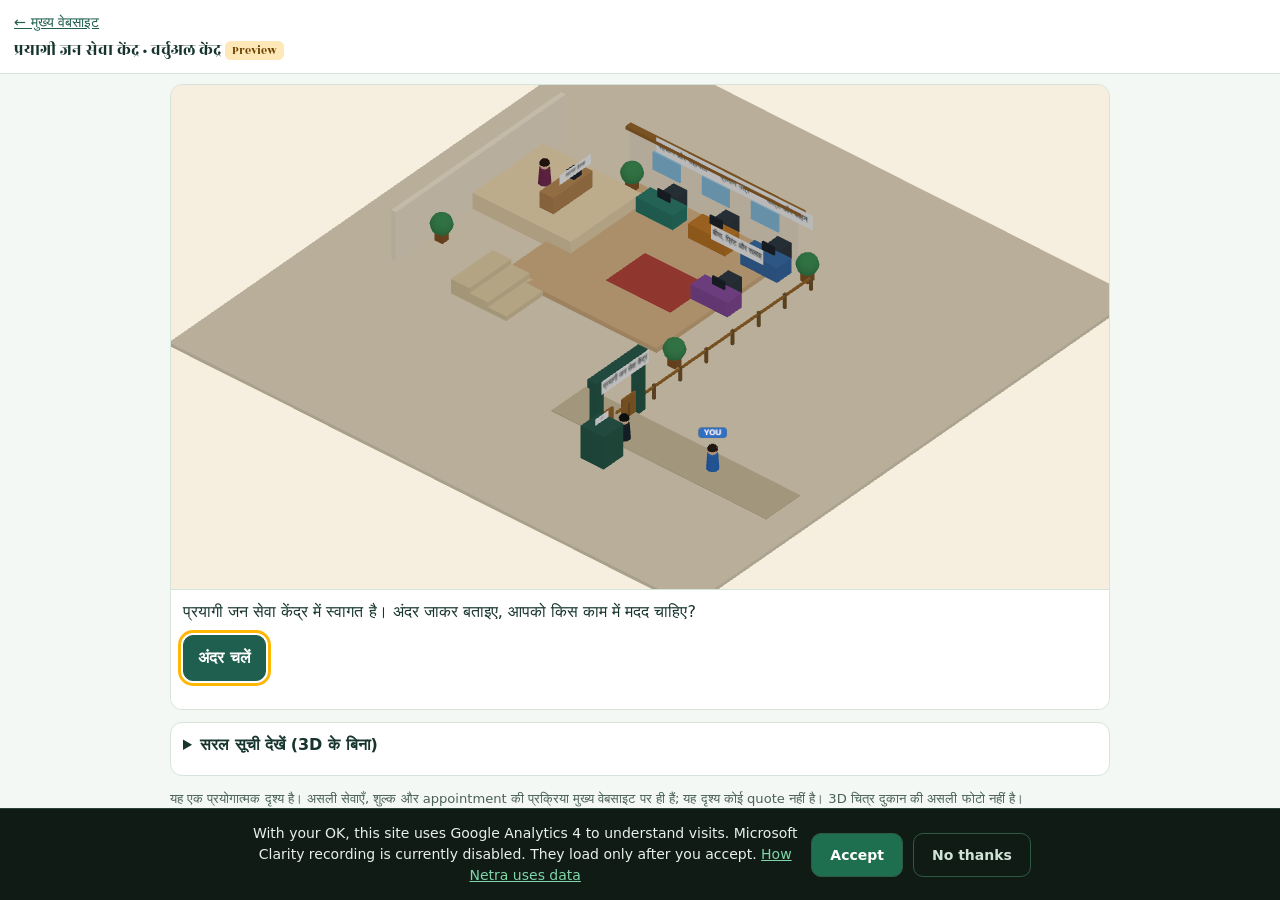
<file: kendra.html>
<!DOCTYPE html><html lang="hi"><head><meta charset="utf-8"><meta http-equiv="Content-Security-Policy" content="default-src 'none'; base-uri 'none'; object-src 'none'; script-src 'self' https://www.googletagmanager.com https://www.clarity.ms https://scripts.clarity.ms; style-src 'self'; img-src 'self' data: blob:; font-src 'self'; connect-src https://*.google-analytics.com https://clarity.ms https://*.clarity.ms; frame-src 'none'; form-action 'none'"><meta name="referrer" content="no-referrer"><meta name="viewport" content="width=device-width,initial-scale=1"><title>वर्चुअल केंद्र (Preview) | प्रयागी जन सेवा केंद्र</title><meta name="robots" content="noindex"><link rel="icon" href="assets/favicon.png"><link rel="stylesheet" href="kendra.css"></head><body>
<header class="top"><a class="back" href="index.html">← मुख्य वेबसाइट</a><h1>प्रयागी जन सेवा केंद्र · वर्चुअल केंद्र <span class="tag">Preview</span></h1></header>
<main>
<section id="stage" aria-label="3D केंद्र दृश्य"><canvas id="scene" role="img" aria-label="केंद्र का 3D चित्र: गेट, स्वागत डेस्क और चार सेवा डेस्क"></canvas>
<div id="card" class="card" role="region" aria-live="polite" aria-label="मार्गदर्शन"><p>लोड हो रहा है…</p></div></section>
<details id="plain-wrap"><summary>सरल सूची देखें (3D के बिना)</summary><div id="plain"></div><p class="note">शुल्क और शर्तें इस दृश्य में नहीं दिखाई गई हैं। शुल्क मुख्य वेबसाइट पर देखें। Appointment request है, पक्की booking नहीं।</p><a class="opt primary" href="index.html#booking">Appointment request भेजें</a></details>
<p class="note">यह एक प्रयोगात्मक दृश्य है। असली सेवाएँ, शुल्क और appointment की प्रक्रिया मुख्य वेबसाइट पर ही हैं; यह दृश्य कोई quote नहीं है। 3D चित्र दुकान की असली फोटो नहीं है।</p>
</main>
<noscript><p class="note">3D दृश्य के लिए JavaScript चाहिए। <a href="index.html#services">मुख्य पेज की सेवाएँ देखें</a>।</p></noscript>
<script src="kendra-3d.js"></script><script src="analytics.js?v=20261103-privacyfix" defer></script></body></html>
</file>
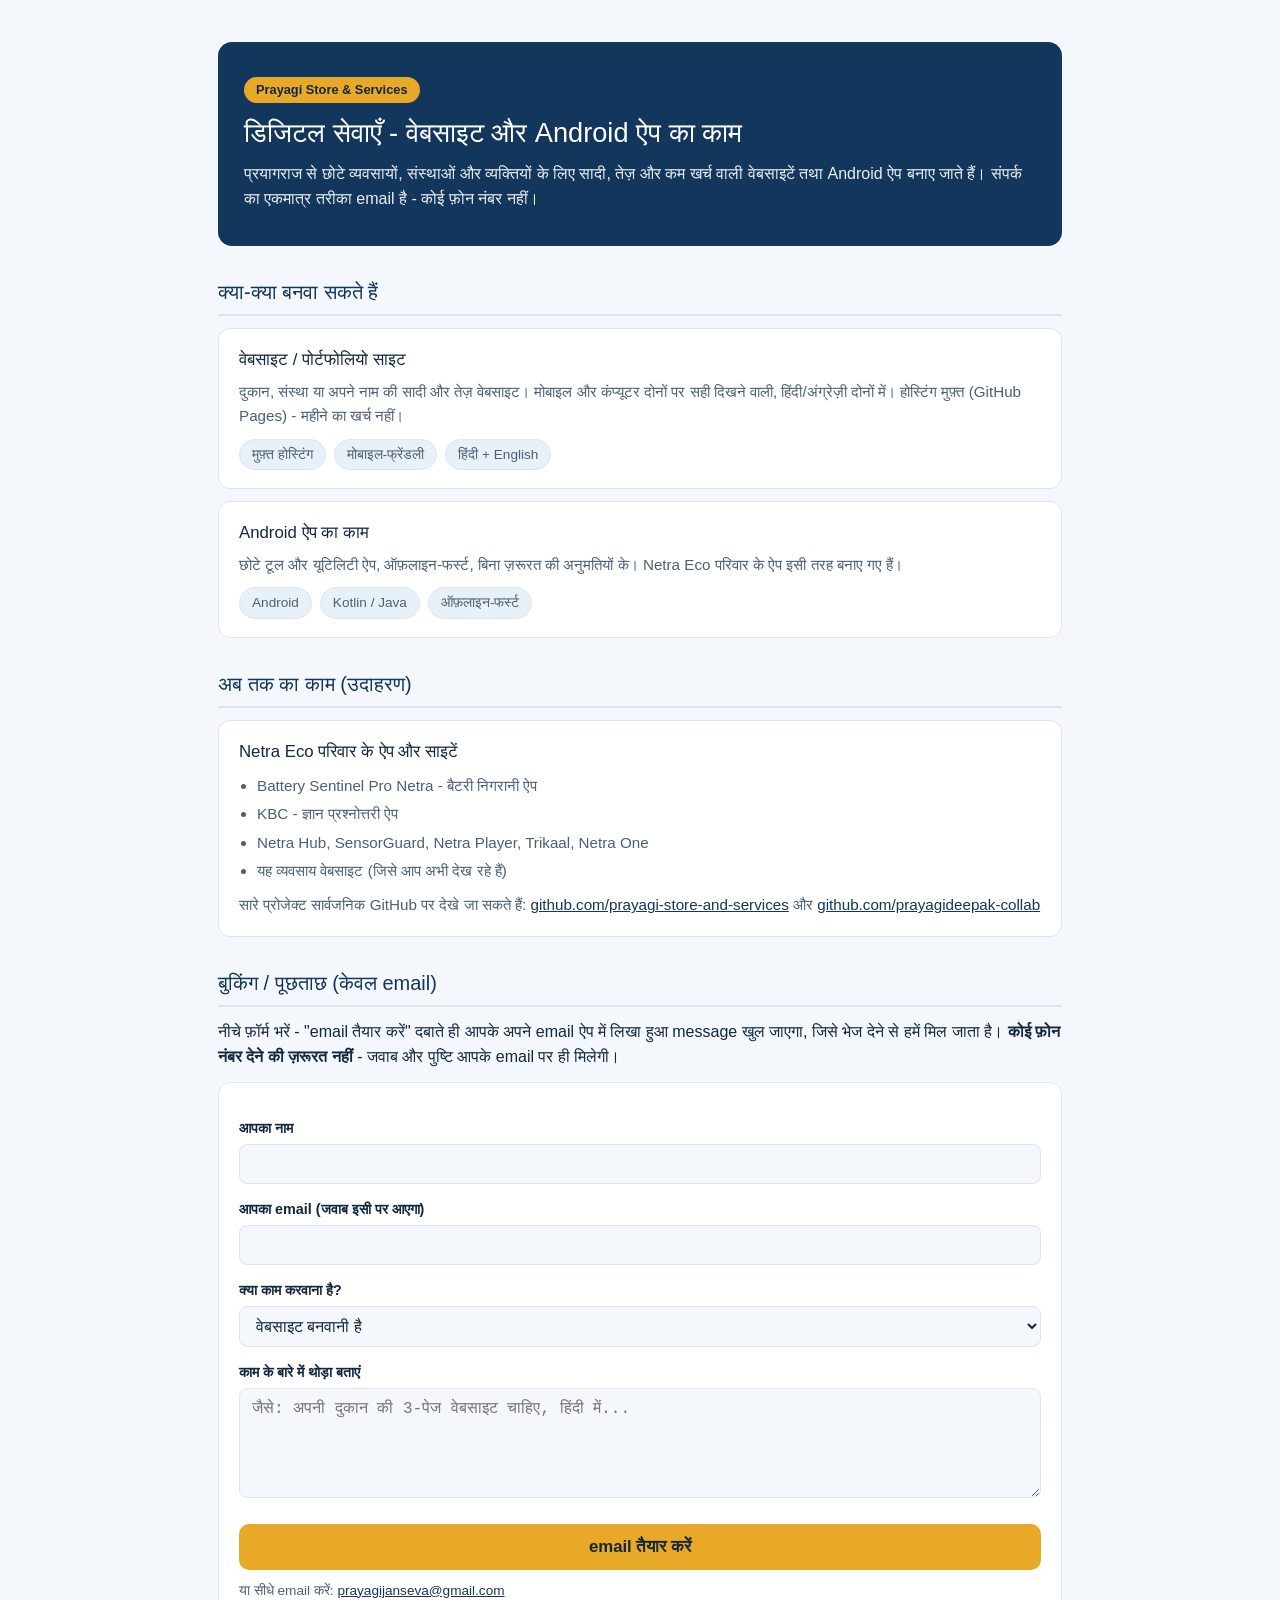
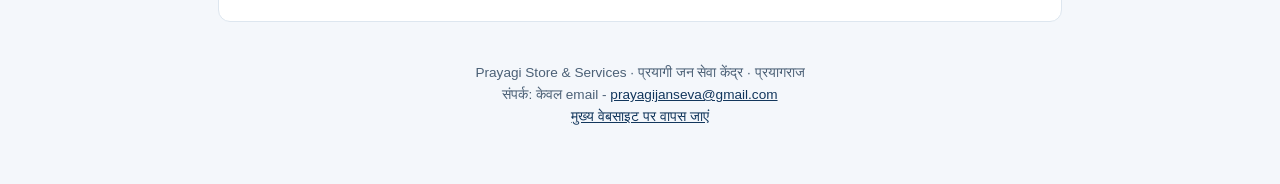
<file: portfolio.html>
<!DOCTYPE html>
<html lang="hi">
<head>
<meta charset="utf-8">
<meta http-equiv="Content-Security-Policy" content="default-src 'none'; base-uri 'none'; script-src 'unsafe-inline'; style-src 'unsafe-inline'; img-src 'self' data:; form-action mailto:; upgrade-insecure-requests">
<meta name="referrer" content="strict-origin-when-cross-origin">
<meta name="viewport" content="width=device-width, initial-scale=1">
<title>डिजिटल सेवाएँ - वेबसाइट और ऐप | Prayagi Store &amp; Services</title>
<meta name="description" content="Prayagi Store & Services की डिजिटल सेवाएँ: वेबसाइट बनवाना और Android ऐप का काम। बुकिंग केवल email से - पुष्टि email पर मिलती है।">
<meta name="theme-color" content="#12365c">
<style>
:root{
  --bg:#f4f7fb; --card:#ffffff; --ink:#12283f; --ink2:#4b6076;
  --brand:#12365c; --accent:#e8a828; --line:#dde6ef; --chip:#e8f0f8;
}
@media (prefers-color-scheme: dark){
  :root{
    --bg:#0e1622; --card:#16222f; --ink:#e8eef5; --ink2:#9db1c4;
    --brand:#7db3e8; --accent:#e8a828; --line:#24344a; --chip:#1d2d42;
  }
}
*{box-sizing:border-box;margin:0;padding:0}
body{font-family:Arial,Helvetica,sans-serif;background:var(--bg);color:var(--ink);line-height:1.6}
.wrap{max-width:880px;margin:0 auto;padding:24px 18px 56px}
header.hero{background:var(--brand);color:#fff;border-radius:14px;padding:34px 26px;margin:18px 0 26px}
header.hero h1{font-size:1.7rem;line-height:1.3}
header.hero p{margin-top:10px;opacity:.92}
.badge{display:inline-block;background:var(--accent);color:#12283f;font-weight:bold;border-radius:999px;padding:3px 12px;font-size:.8rem;margin-bottom:12px}
h2{font-size:1.25rem;margin:30px 0 12px;color:var(--brand);border-bottom:2px solid var(--line);padding-bottom:6px}
.card{background:var(--card);border:1px solid var(--line);border-radius:12px;padding:18px 20px;margin:12px 0}
.card h3{font-size:1.05rem;margin-bottom:6px}
.card p{color:var(--ink2);font-size:.95rem}
.chips{display:flex;flex-wrap:wrap;gap:8px;margin-top:10px}
.chip{background:var(--chip);border:1px solid var(--line);border-radius:999px;padding:4px 12px;font-size:.85rem;color:var(--ink2)}
a{color:var(--brand)}
form.booking{background:var(--card);border:1px solid var(--line);border-radius:12px;padding:20px;margin-top:12px}
label{display:block;font-size:.9rem;font-weight:bold;margin:14px 0 4px}
input,select,textarea{width:100%;padding:10px 12px;border:1px solid var(--line);border-radius:8px;font-size:1rem;background:var(--bg);color:var(--ink)}
textarea{min-height:110px;resize:vertical}
button.send{margin-top:18px;background:var(--accent);color:#12283f;font-weight:bold;font-size:1.05rem;border:none;border-radius:10px;padding:13px 26px;cursor:pointer;width:100%}
.note{font-size:.85rem;color:var(--ink2);margin-top:10px}
footer{margin-top:40px;font-size:.85rem;color:var(--ink2);text-align:center}
ul.apps{margin:8px 0 0 18px;color:var(--ink2);font-size:.95rem}
ul.apps li{margin:4px 0}
@font-face{font-family:'Rozha One';font-style:normal;font-weight:400;font-display:swap;src:url(assets/fonts/rozha-one-devanagari.woff2) format('woff2');unicode-range:U+0900-097F,U+1CD0-1CF4,U+1CF7-1CF9,U+200C-200D,U+20A8,U+20B9,U+20F0,U+25CC,U+A830-A839,U+A8E0-A8FF,U+11B00-11B0A}
@font-face{font-family:'Rozha One';font-style:normal;font-weight:400;font-display:swap;src:url(assets/fonts/rozha-one-latin.woff2) format('woff2');unicode-range:U+0000-00FF,U+2000-206F,U+20AC}
h1,h2,h3{font-family:'Rozha One',Arial,Helvetica,sans-serif;font-weight:400}
</style>
</head>
<body>
<div class="wrap">

<header class="hero">
  <span class="badge">Prayagi Store &amp; Services</span>
  <h1>डिजिटल सेवाएँ - वेबसाइट और Android ऐप का काम</h1>
  <p>प्रयागराज से छोटे व्यवसायों, संस्थाओं और व्यक्तियों के लिए सादी, तेज़ और कम खर्च वाली वेबसाइटें तथा Android ऐप बनाए जाते हैं। संपर्क का एकमात्र तरीका email है - कोई फ़ोन नंबर नहीं।</p>
</header>

<h2>क्या-क्या बनवा सकते हैं</h2>

<div class="card">
  <h3>वेबसाइट / पोर्टफोलियो साइट</h3>
  <p>दुकान, संस्था या अपने नाम की सादी और तेज़ वेबसाइट। मोबाइल और कंप्यूटर दोनों पर सही दिखने वाली, हिंदी/अंग्रेज़ी दोनों में। होस्टिंग मुफ़्त (GitHub Pages) - महीने का खर्च नहीं।</p>
  <div class="chips"><span class="chip">मुफ़्त होस्टिंग</span><span class="chip">मोबाइल-फ्रेंडली</span><span class="chip">हिंदी + English</span></div>
</div>

<div class="card">
  <h3>Android ऐप का काम</h3>
  <p>छोटे टूल और यूटिलिटी ऐप, ऑफ़लाइन-फर्स्ट, बिना ज़रूरत की अनुमतियों के। Netra Eco परिवार के ऐप इसी तरह बनाए गए हैं।</p>
  <div class="chips"><span class="chip">Android</span><span class="chip">Kotlin / Java</span><span class="chip">ऑफ़लाइन-फर्स्ट</span></div>
</div>

<h2>अब तक का काम (उदाहरण)</h2>
<div class="card">
  <h3>Netra Eco परिवार के ऐप और साइटें</h3>
  <ul class="apps">
    <li>Battery Sentinel Pro Netra - बैटरी निगरानी ऐप</li>
    <li>KBC - ज्ञान प्रश्नोत्तरी ऐप</li>
    <li>Netra Hub, SensorGuard, Netra Player, Trikaal, Netra One</li>
    <li>यह व्यवसाय वेबसाइट (जिसे आप अभी देख रहे हैं)</li>
  </ul>
  <p style="margin-top:10px">सारे प्रोजेक्ट सार्वजनिक GitHub पर देखे जा सकते हैं:
    <a href="https://github.com/prayagi-store-and-services">github.com/prayagi-store-and-services</a> और
    <a href="https://github.com/prayagideepak-collab">github.com/prayagideepak-collab</a>
  </p>
</div>

<h2>बुकिंग / पूछताछ (केवल email)</h2>
<p>नीचे फ़ॉर्म भरें - "email तैयार करें" दबाते ही आपके अपने email ऐप में लिखा हुआ message खुल जाएगा, जिसे भेज देने से हमें मिल जाता है। <strong>कोई फ़ोन नंबर देने की ज़रूरत नहीं</strong> - जवाब और पुष्टि आपके email पर ही मिलेगी।</p>

<form class="booking" id="booking-form">
  <label for="f-name">आपका नाम</label>
  <input id="f-name" type="text" maxlength="80" required>

  <label for="f-email">आपका email (जवाब इसी पर आएगा)</label>
  <input id="f-email" type="email" maxlength="80" required>

  <label for="f-service">क्या काम करवाना है?</label>
  <select id="f-service" required>
    <option value="वेबसाइट बनवानी है">वेबसाइट बनवानी है</option>
    <option value="Android ऐप का काम">Android ऐप का काम</option>
    <option value="दोनों / अन्य">दोनों / अन्य</option>
  </select>

  <label for="f-details">काम के बारे में थोड़ा बताएं</label>
  <textarea id="f-details" maxlength="2000" required placeholder="जैसे: अपनी दुकान की 3-पेज वेबसाइट चाहिए, हिंदी में..."></textarea>

  <button class="send" type="submit">email तैयार करें</button>
  <p class="note">या सीधे email करें: <a href="mailto:prayagijanseva@gmail.com?subject=%E0%A4%B5%E0%A5%87%E0%A4%AC%E0%A4%B8%E0%A4%BE%E0%A4%87%E0%A4%9F%20/%20%E0%A4%90%E0%A4%AA%20%E0%A4%95%E0%A4%BE%20%E0%A4%95%E0%A4%BE%E0%A4%AE">prayagijanseva@gmail.com</a></p>
</form>

<footer>
  <p>Prayagi Store &amp; Services · प्रयागी जन सेवा केंद्र · प्रयागराज</p>
  <p>संपर्क: केवल email - <a href="mailto:prayagijanseva@gmail.com">prayagijanseva@gmail.com</a></p>
  <p><a href="/">मुख्य वेबसाइट पर वापस जाएं</a></p>
</footer>

</div>

<script>
document.getElementById('booking-form').addEventListener('submit', function (e) {
  e.preventDefault();
  var name = document.getElementById('f-name').value.trim();
  var email = document.getElementById('f-email').value.trim();
  var service = document.getElementById('f-service').value;
  var details = document.getElementById('f-details').value.trim();
  var subject = 'बुकिंग: ' + service + ' - ' + name;
  var body = 'नाम: ' + name + '\n' +
             'जवाब के लिए email: ' + email + '\n' +
             'काम: ' + service + '\n\n' +
             'विवरण:\n' + details + '\n\n' +
             '(यह message prayagi-store-and-services.github.io/portfolio.html से भेजा गया)';
  window.location.href = 'mailto:prayagijanseva@gmail.com?subject=' +
    encodeURIComponent(subject) + '&body=' + encodeURIComponent(body);
});
</script>

</body>
</html>
</file>
<file: staff/staff.css>
body{font-family:system-ui,sans-serif;margin:0;background:#f5f8f6;color:#12261a}
main{max-width:640px;margin:0 auto;padding:16px}
h1{font-size:1.2rem}h2{font-size:1.05rem;margin-top:24px}
label{display:block;margin:10px 0;font-size:.95rem}
label.row{display:flex;gap:8px;align-items:center}
input{display:block;width:100%;box-sizing:border-box;padding:12px;font-size:1rem;border:1px solid #9bb;border-radius:8px;margin-top:4px}
input[type=checkbox]{width:auto;margin:0}
button{padding:12px 16px;font-size:1rem;border:0;border-radius:8px;background:#1b7f4b;color:#fff;margin:6px 6px 6px 0}
button.sec{background:#555}
.warn{background:#fff3cd;padding:10px;border-radius:8px}
.hint{font-size:.85rem;color:#456}
.card{background:#fff;border:1px solid #cdd;border-radius:10px;padding:10px;margin:8px 0}
.card b{display:block}
@media (prefers-color-scheme:dark){body{background:#101814;color:#e7f2ea}input{background:#1b2a21;color:#e7f2ea;border-color:#456}.card{background:#17231c;border-color:#345}.hint{color:#9bb}.warn{color:#222}}
</file>
<file: site.css>
:root{--ds-page:#fff;--ds-ink:#20354a;--ds-ink-2:#526477;--ds-hairline:#dce5ec;--ds-teal:#187a4c}*{box-sizing:border-box}body{margin:0;background:#edf2f8;font-family:Arial,"Noto Sans Devanagari",sans-serif;color:#20354a;line-height:1.65}main{width:min(1040px,100%);margin:auto;padding:28px 36px;background:white;display:flex;flex-direction:column;gap:24px}h1,h2,h3,p{margin:0 0 12px}h1{font-size:34px;line-height:1.3;color:#12365c}h2{font-size:25px;line-height:1.45}h3{font-size:20px}p{line-height:1.7}.file-header{display:flex;flex-direction:column;gap:8px}.file-fact{font-weight:600;color:#315a7c}.file-intro{color:#526477}.file-group{margin:0 0 16px}.file-caption{font-size:13px;color:#526477;line-height:1.65}.file-facts{display:grid;margin:0}.file-facts>div{display:grid;grid-template-columns:1fr 1.4fr;gap:16px;border-bottom:1px solid #dce5ec;padding:12px 0}dt{color:#526477}dd{margin:0;white-space:pre-line;overflow-wrap:anywhere}.file-closing{border-top:1px solid #dce5ec;padding-top:18px;font-size:14px}.file-callout{border-left:3px solid #d8c797;padding:12px;margin:12px 0}.file-callout-title{font-weight:700}.file-button{display:inline-flex;align-items:center;justify-content:center;padding:12px 18px;background:#12365c;color:white;text-decoration:none;border:0;font:inherit;cursor:pointer}.file-link{color:#165b8c;text-decoration:underline}summary{list-style:none}summary::-webkit-details-marker{display:none}summary:after{content:'+';margin-left:auto;padding-left:10px}details[open]>summary:after{content:'−'}[hidden]{display:none!important}input,select,textarea,button{font:inherit}button:focus-visible,summary:focus-visible,a:focus-visible,input:focus-visible,textarea:focus-visible,select:focus-visible{outline:3px solid #e8a828;outline-offset:3px}a{overflow-wrap:anywhere}#booking,#services,#updates,#faq,#documents,#visit{scroll-margin-top:16px}@media(max-width:700px){main{padding:18px 20px;gap:18px}h1{font-size:27px}h2{font-size:23px}.file-facts>div{grid-template-columns:1fr 1.1fr;gap:10px;font-size:14px}}
html,body,#root{margin:0;min-height:100%}body{background:var(--ds-page)}
.draft-label{color:var(--ds-ink-2);font-size:11px;letter-spacing:.08em;margin-bottom:20px;font-weight:600}
.section-nav{display:flex;gap:24px;flex-wrap:wrap;border-top:1px solid var(--ds-hairline);border-bottom:1px solid var(--ds-hairline);margin-top:20px}
.section-nav a{display:flex;align-items:center;min-height:48px;color:var(--ds-ink);text-decoration:none;font-size:14px;font-weight:600}
.section-nav a:hover{text-decoration:underline}a:focus-visible,button:focus-visible{outline:2px solid var(--ds-teal);outline-offset:4px}
.hero{display:grid;grid-template-columns:1.2fr 1fr;gap:38px;align-items:center;padding:32px 0 12px}
.eyebrow{display:block;font-size:11px;letter-spacing:.09em;font-weight:600;color:var(--ds-ink-2);margin:12px 0}
.hero-copy h2{font-size:32px;line-height:1.45;letter-spacing:-.025em;margin:12px 0;color:var(--ds-ink)}
.hero-copy p{color:var(--ds-ink-2);font-size:16px;line-height:1.7;margin-bottom:22px}
.hero-copy .file-button{margin-bottom:12px}.hero-art img{width:100%;border-radius:16px;display:block;max-height:390px;object-fit:cover}.hero-art{min-width:0}
.services-grid{display:grid;grid-template-columns:repeat(3,1fr);gap:24px}.service{padding:8px 0 16px;border-top:2px solid var(--ds-hairline);min-width:0}.service-number{font-size:28px;color:var(--ds-teal);font-weight:600}.service h3{font-size:20px;margin:8px 0;font-weight:600;line-height:1.4}.service p{font-size:15px;line-height:1.7;color:var(--ds-ink-2)}.pan-list{margin-top:16px}#services,#documents,#about,#visit{scroll-margin-top:24px}#visit .file-facts{white-space:pre-line}
@media(max-width:700px){.hero{grid-template-columns:1fr;gap:20px;padding-top:24px}.hero-copy h2{font-size:27px}.hero-art img{height:230px;object-position:50% 50%}.services-grid{grid-template-columns:1fr;gap:12px}.service{padding:14px 0}.service-number{float:right;font-size:24px}.section-nav{gap:18px}.section-nav a{font-size:13px}.hero-art{margin-bottom:0}}

.social-links{display:flex;flex-wrap:wrap;gap:16px}.social-links a{min-height:44px;display:inline-flex;align-items:center}
.file-button{min-height:44px}
/* The owner's colourful business-site identity. */
.draft-label{margin-bottom:12px;color:#355879}.section-nav{margin-top:14px;gap:18px}.section-nav a{color:#174a79}.hero{background:#e9f4ff;border-radius:20px;padding:24px;margin-top:20px;gap:20px}.hero-copy h2{color:#103766}.hero-copy p{color:#304d6b}.hero-copy .eyebrow{color:#145582}.hero-art img{max-height:300px}.hero-art p{color:#304d6b}.booking-panel{padding:20px;border-radius:18px;background:#e1f5ed;border:1px solid #b4dfce;margin:22px 0}.booking-panel h2{margin:6px 0;font-size:24px;color:#164837}.booking-panel p{line-height:1.6;margin:10px 0;color:#315948}.booking-status{display:inline-block;background:#fff;color:#615943;border-radius:10px;padding:10px 12px;font-weight:600;font-size:13px;margin-bottom:10px}.booking-panel .eyebrow{color:#225b43;margin:0}.services-grid{grid-template-columns:repeat(3,1fr);gap:12px}.service{border:0;border-radius:16px;padding:0;overflow:hidden}.service-toggle{display:block;width:100%;background:none;border:0;padding:18px;text-align:left;color:inherit;cursor:pointer;font:inherit;min-height:148px}.service-toggle h3{font-size:18px;margin:7px 0;line-height:1.4}.service-toggle .eyebrow{font-size:9px;margin:6px 0;letter-spacing:.06em;color:inherit;opacity:.8}.service-number{float:right;font-size:23px;color:inherit;opacity:.65}.service-more{font-size:12px;font-weight:600}.service-detail{padding:0 18px 16px}.service-detail p{font-size:14px;margin:0 0 8px;color:inherit}.service-detail p:last-child{color:inherit}.tone-01{background:#e4edff;color:#174886}.tone-02{background:#deeffe;color:#165878}.tone-03{background:#e2f3e8;color:#246543}.tone-04{background:#fde6ee;color:#903a5c}.tone-05{background:#ede6ff;color:#664691}.tone-06{background:#fff0d8;color:#865321}.tone-07{background:#def4f2;color:#256968}.colourful-links{gap:10px}.colourful-links a{padding:12px 18px;border-radius:12px;text-decoration:none;color:white!important;font-size:15px;font-weight:600;min-height:48px;box-sizing:border-box}.colourful-links a[href*="wa.me"]{background:#128c45}.colourful-links a[href^="mailto"]{background:#245b87}.colourful-links a[href*="facebook"]{background:#1864c0}.colourful-links a[href*="instagram"]{background:#a23478}.colourful-links a[href*="youtube"]{background:#c92e38}#visit a[href*="google.com/maps"]{background:#1967d2!important;color:white!important;min-height:48px;border:0}.file-button{border-radius:10px;min-height:48px}#visit{padding-top:8px}#visit section{margin-bottom:16px}
@media(max-width:700px){.hero{padding:18px;grid-template-columns:1fr;gap:12px}.hero-copy h2{font-size:26px;margin:6px 0}.hero-copy p{font-size:15px;margin:8px 0 14px}.hero-art img{height:170px}.hero-art{display:none}.services-grid{grid-template-columns:repeat(2,minmax(0,1fr));gap:10px}.service-toggle{padding:13px;min-height:154px}.service-toggle h3{font-size:17px}.service-number{font-size:19px}.service-detail{padding:0 13px 14px}.service-detail p{font-size:13px}.section-nav{gap:14px}.section-nav a{font-size:12px}.booking-panel{margin:16px 0;padding:18px}.colourful-links a{width:100%;justify-content:center}.draft-label{font-size:10px}}
@media(prefers-reduced-motion:reduce){*{scroll-behavior:auto!important}}
.enquiry-panel{margin-top:18px;background:white;border-radius:14px;padding:16px}.enquiry-panel h3{margin:0;font-size:20px}.enquiry-panel form{display:grid;gap:14px}.enquiry-panel label{display:grid;gap:6px;font-size:14px;font-weight:600}.enquiry-panel input,.enquiry-panel select,.enquiry-panel textarea{box-sizing:border-box;width:100%;min-width:0;border:1px solid #bad4c8;border-radius:9px;padding:12px;font:inherit;font-size:16px;background:#fff;color:#203f32;min-height:48px}.prepare-button,.wa-open{display:flex;justify-content:center;align-items:center;border:0;border-radius:10px;background:#187a4c;color:#fff;padding:13px 16px;min-height:48px;font:inherit;font-weight:600;text-decoration:none;box-sizing:border-box;cursor:pointer}.request-preview{margin-top:16px;border-top:1px solid #b4dfce;padding-top:8px}.request-preview pre{white-space:pre-wrap;overflow-wrap:anywhere;font-family:inherit;font-size:13px;line-height:1.6;background:#eef7f2;padding:12px;border-radius:8px}.request-preview .wa-open{margin-top:10px}.updates-panel{background:#fff3d9;border-radius:18px;padding:20px;margin:22px 0;color:#674a19}.updates-panel h2{font-size:24px;margin:8px 0}.updates-panel p{line-height:1.6}.status-key{display:flex;gap:8px;flex-wrap:wrap;margin:14px 0}.status-key span{padding:8px;border-radius:8px;font-size:12px;font-weight:600;background:#e1f5e6;color:#216141}.status-key span:nth-child(2){background:#ffe2ba;color:#854a0b}.status-key span:nth-child(3){background:#e6e6eb;color:#53536b}.service-number{float:none;display:block;font-size:18px;margin-bottom:6px}.service-toggle .eyebrow{overflow-wrap:anywhere}.hero{margin-top:12px}.section-nav{margin-top:8px}
.brand-logo{display:flex;justify-content:center;margin-bottom:10px}.brand-logo img{width:150px;height:150px;object-fit:contain}.hero{background:#e7f0fa;border-top:4px solid #e8a828}.hero-copy h2{color:#10315b}.booking-panel{background:#e5f3e8;border-color:#aacdb2}.updates-panel{background:#fff1d8;border-top:4px solid #e8a828}.tone-01,.tone-02{background:#e3edf8;color:#133b64}.tone-03,.tone-04{background:#e4f2e7;color:#20582f}.tone-05,.tone-06{background:#fff0d5;color:#725015}.tone-07{background:#e5f0eb;color:#20523c}.hero .file-button{background:#12365c;color:white;border:0}.section-nav{border-top:2px solid #e8a828}.booking-panel .eyebrow{color:#20582f}@media(max-width:700px){.brand-logo{justify-content:flex-start}.brand-logo img{width:110px;height:110px}.hero{margin-top:12px}}
.file-card{gap:22px!important}.file-header{gap:10px}.file-header h1{color:#13365c}.draft-label{margin-bottom:0}.brand-logo{margin:0}.request-disclosure summary{min-height:48px;display:flex;align-items:center;padding:4px 12px;background:#186b3c;color:#fff;border-radius:10px;font-weight:600;cursor:pointer}.request-disclosure{margin-top:12px}.request-disclosure[open] summary{background:#134e2d}#visit .file-caption{margin-bottom:20px}
@media(max-width:700px){.file-card{gap:18px!important}.file-header h1{font-size:27px}.section-nav{gap:8px 16px;margin:0}.section-nav a{min-height:44px}.hero{margin-top:0}.brand-logo{justify-content:center}.brand-logo img{width:115px;height:115px}.booking-panel{margin:0}.file-header{gap:8px}}
.faq-panel{padding:20px;background:#e8eef7;border-radius:18px;border-top:4px solid #12365c}.faq-panel h2{color:#12365c;margin:8px 0 16px}.faq-panel details{padding:12px;background:#fff;margin:8px 0;border-radius:10px}.faq-panel summary{min-height:44px;cursor:pointer;display:flex;align-items:center;font-weight:600;color:#12365c}.faq-panel p{line-height:1.7}.faq-panel form{display:grid;gap:12px;margin:20px 0 12px}.faq-panel label{display:grid;gap:8px;font-weight:600}.faq-panel input{box-sizing:border-box;width:100%;min-width:0;border:1px solid #b7c9dc;border-radius:10px;font:inherit;font-size:16px;min-height:48px;padding:12px}.faq-answer{padding:12px;background:white;border-radius:10px}.faq-panel .eyebrow{color:#174a79}.request-disclosure summary:after{content:' +';margin-left:auto;padding-left:8px}.request-disclosure[open] summary:after{content:' −'}
.file-card a.wa-open{color:white!important}.colourful-links a[href^="mailto"]{gap:6px}
main a.wa-open{color:white!important}.hero-copy .file-button{color:white}.faq-panel summary{justify-content:space-between}.request-disclosure summary:after{content:'+'}.request-disclosure[open] summary:after{content:'−'}.brand-logo img{width:130px;height:130px}.hero-art{max-width:100%}.file-header h1{font-family:Arial,sans-serif;font-weight:700}.services-grid .service-toggle{min-height:180px}#about h2{color:#12365c}.request-preview pre{font-size:14px}.section-nav{gap:10px 18px}#visit .file-button{color:white}.file-callout strong{display:block}form button{width:100%}.enquiry-panel input,.enquiry-panel textarea,.enquiry-panel select{border:1px solid #aacbb7}body .file-card{gap:24px!important}@media(max-width:700px){.services-grid .service-toggle{min-height:160px}.brand-logo img{width:110px;height:110px}body .file-card{gap:18px!important}}
</file>
<file: kendra.css>
*{box-sizing:border-box}body{margin:0;font-family:system-ui,-apple-system,"Noto Sans Devanagari",sans-serif;background:#f4f8f5;color:#17352e;line-height:1.5}
.top{padding:10px 14px;background:#fff;border-bottom:1px solid #d6e3db}.top h1{font-size:1.05rem;margin:4px 0 0}.back{color:#1f5f4f;font-size:.9rem}.tag{background:#ffe8b8;color:#6b4300;border-radius:6px;padding:1px 7px;font-size:.75rem;vertical-align:middle}
main{max-width:960px;margin:0 auto;padding:10px}
#stage{position:relative;border-radius:12px;overflow:hidden;background:#eaf3ee;border:1px solid #d6e3db}#scene{display:block;width:100%;height:46vh;min-height:280px;max-height:560px}
.card{background:#fff;padding:10px 12px;border-top:1px solid #d6e3db;min-height:120px}
.card p{margin:0 0 8px}.card h2{font-size:1.05rem;margin:0 0 6px}.card ul{margin:0 0 8px;padding-left:18px}.note{font-size:.82rem;color:#4a6159}
.opt{display:inline-block;margin:3px 6px 3px 0;padding:10px 14px;min-height:44px;border:1px solid #1f5f4f;border-radius:10px;background:#fff;color:#1f5f4f;font:inherit;font-weight:600;text-decoration:none;cursor:pointer}.primary{background:#1f5f4f;color:#fff}.opt:focus-visible,summary:focus-visible,.back:focus-visible{outline:3px solid #ffb703;outline-offset:2px}
details{margin:12px 0;background:#fff;border:1px solid #d6e3db;border-radius:12px;padding:10px 12px}summary{cursor:pointer;font-weight:600;min-height:32px}#plain h3{margin:12px 0 4px;font-size:1rem}#plain ul{margin:0;padding-left:18px}
.nogl #stage{display:none}
@media (min-width:700px){#scene{height:56vh}}

@font-face{font-family:'Rozha One';font-style:normal;font-weight:400;font-display:swap;src:url(assets/fonts/rozha-one-devanagari.woff2) format('woff2');unicode-range:U+0900-097F,U+1CD0-1CF4,U+1CF7-1CF9,U+200C-200D,U+20A8,U+20B9,U+20F0,U+25CC,U+A830-A839,U+A8E0-A8FF,U+11B00-11B0A}
@font-face{font-family:'Rozha One';font-style:normal;font-weight:400;font-display:swap;src:url(assets/fonts/rozha-one-latin.woff2) format('woff2');unicode-range:U+0000-00FF,U+2000-206F,U+20AC}
h1,h2,h3{font-family:'Rozha One',system-ui,'Noto Sans Devanagari',serif;font-weight:400}
</file>
